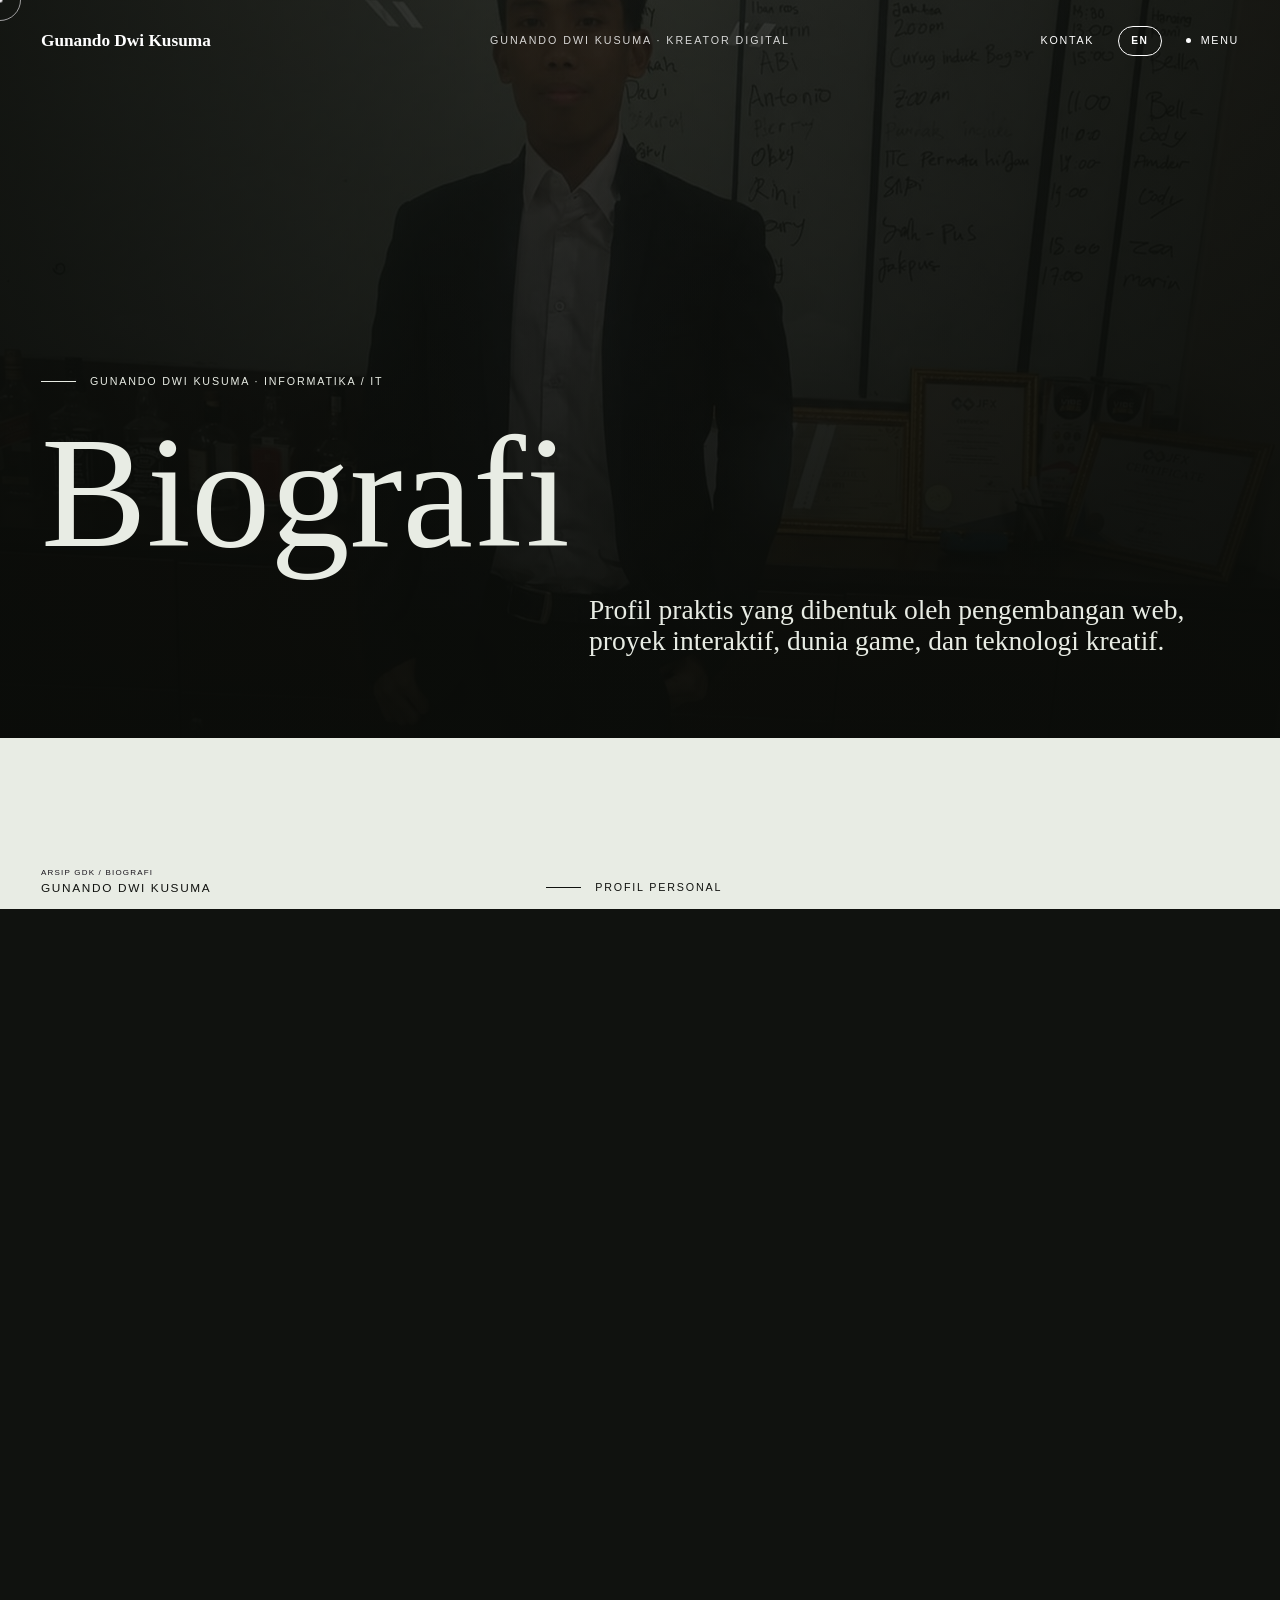
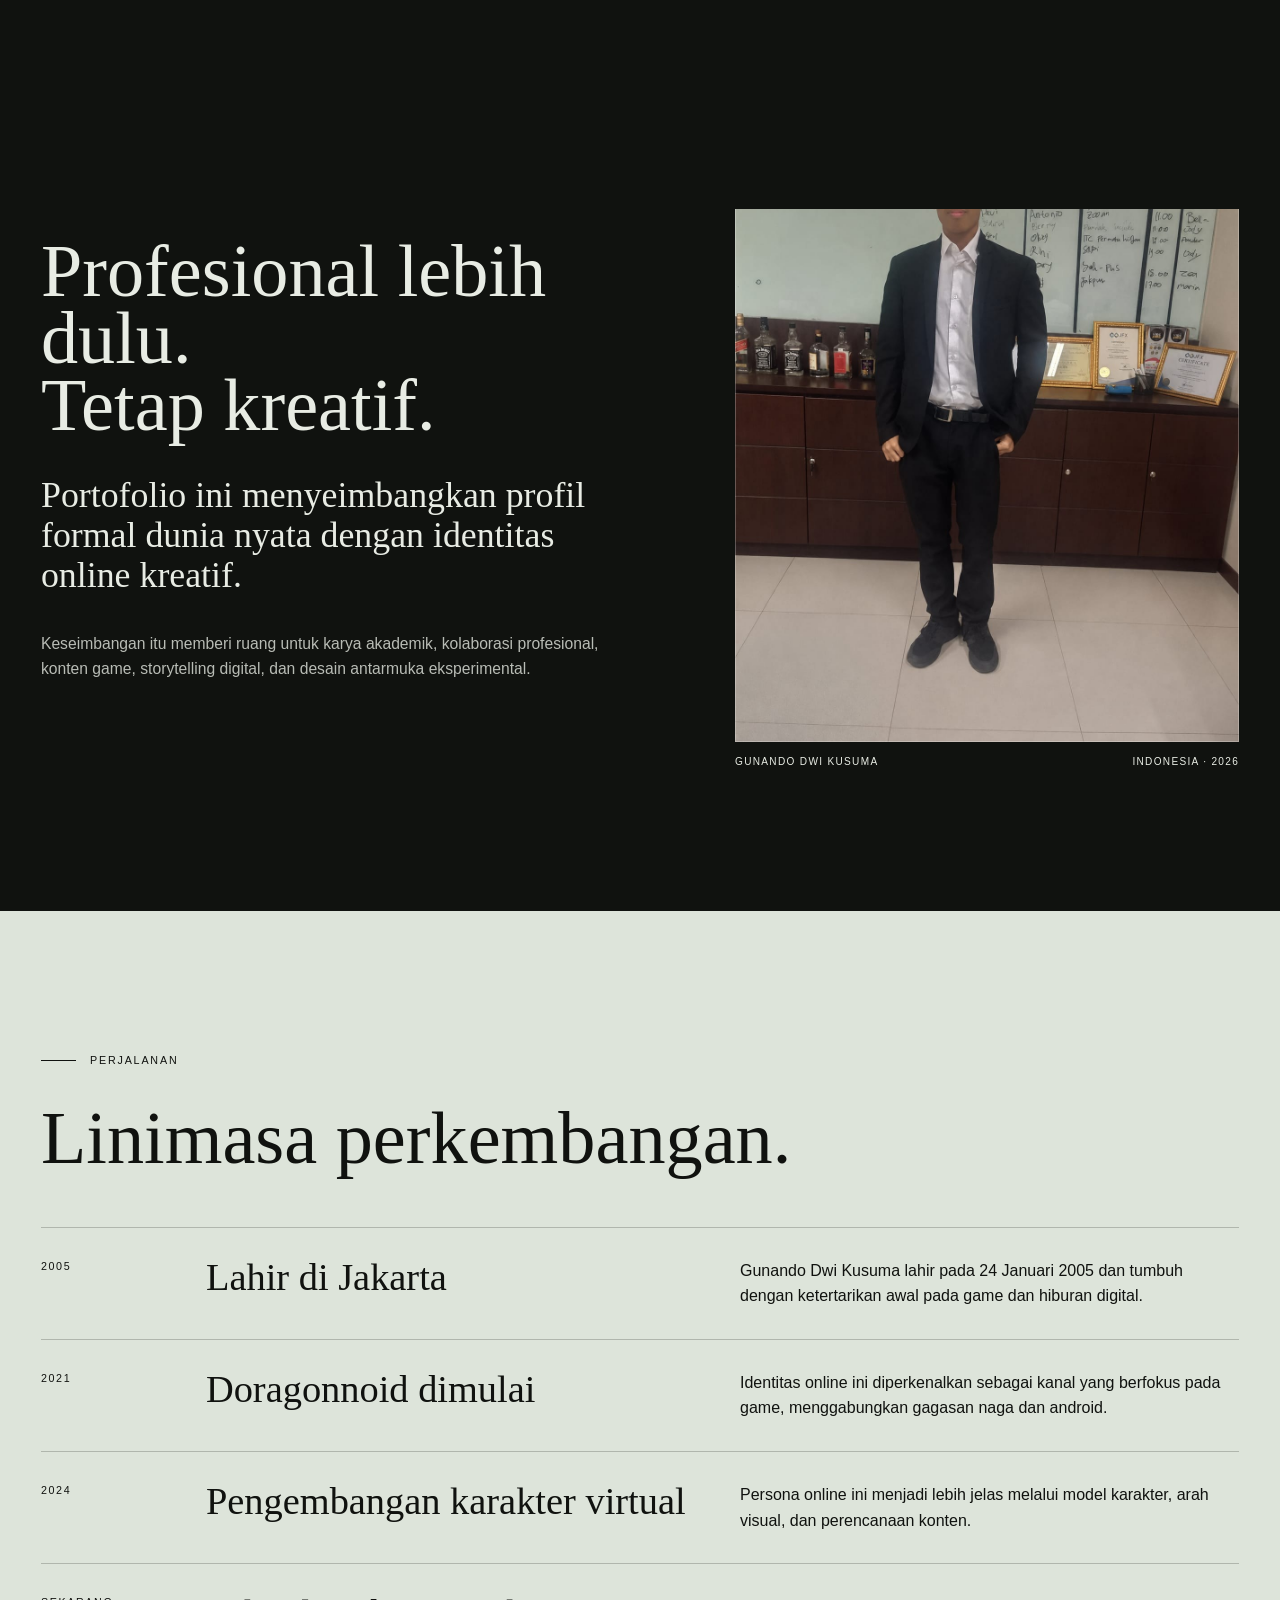
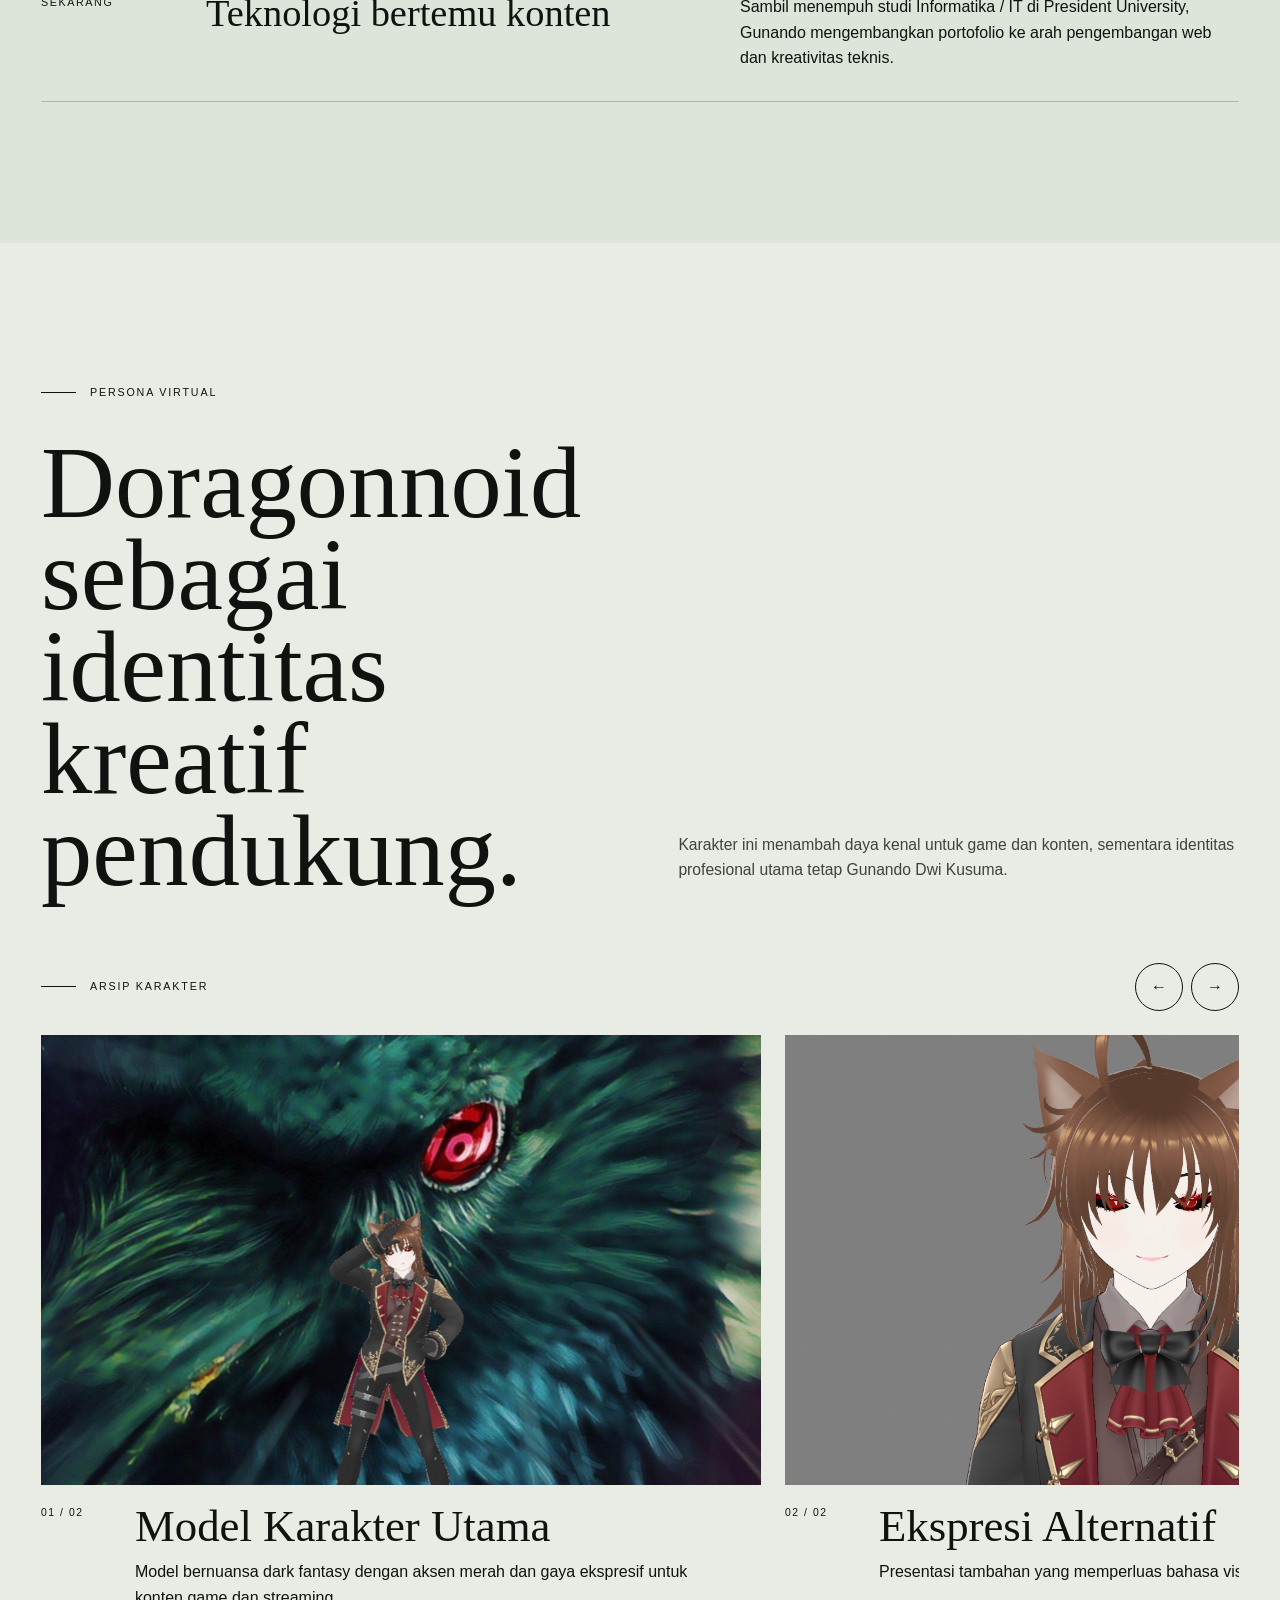
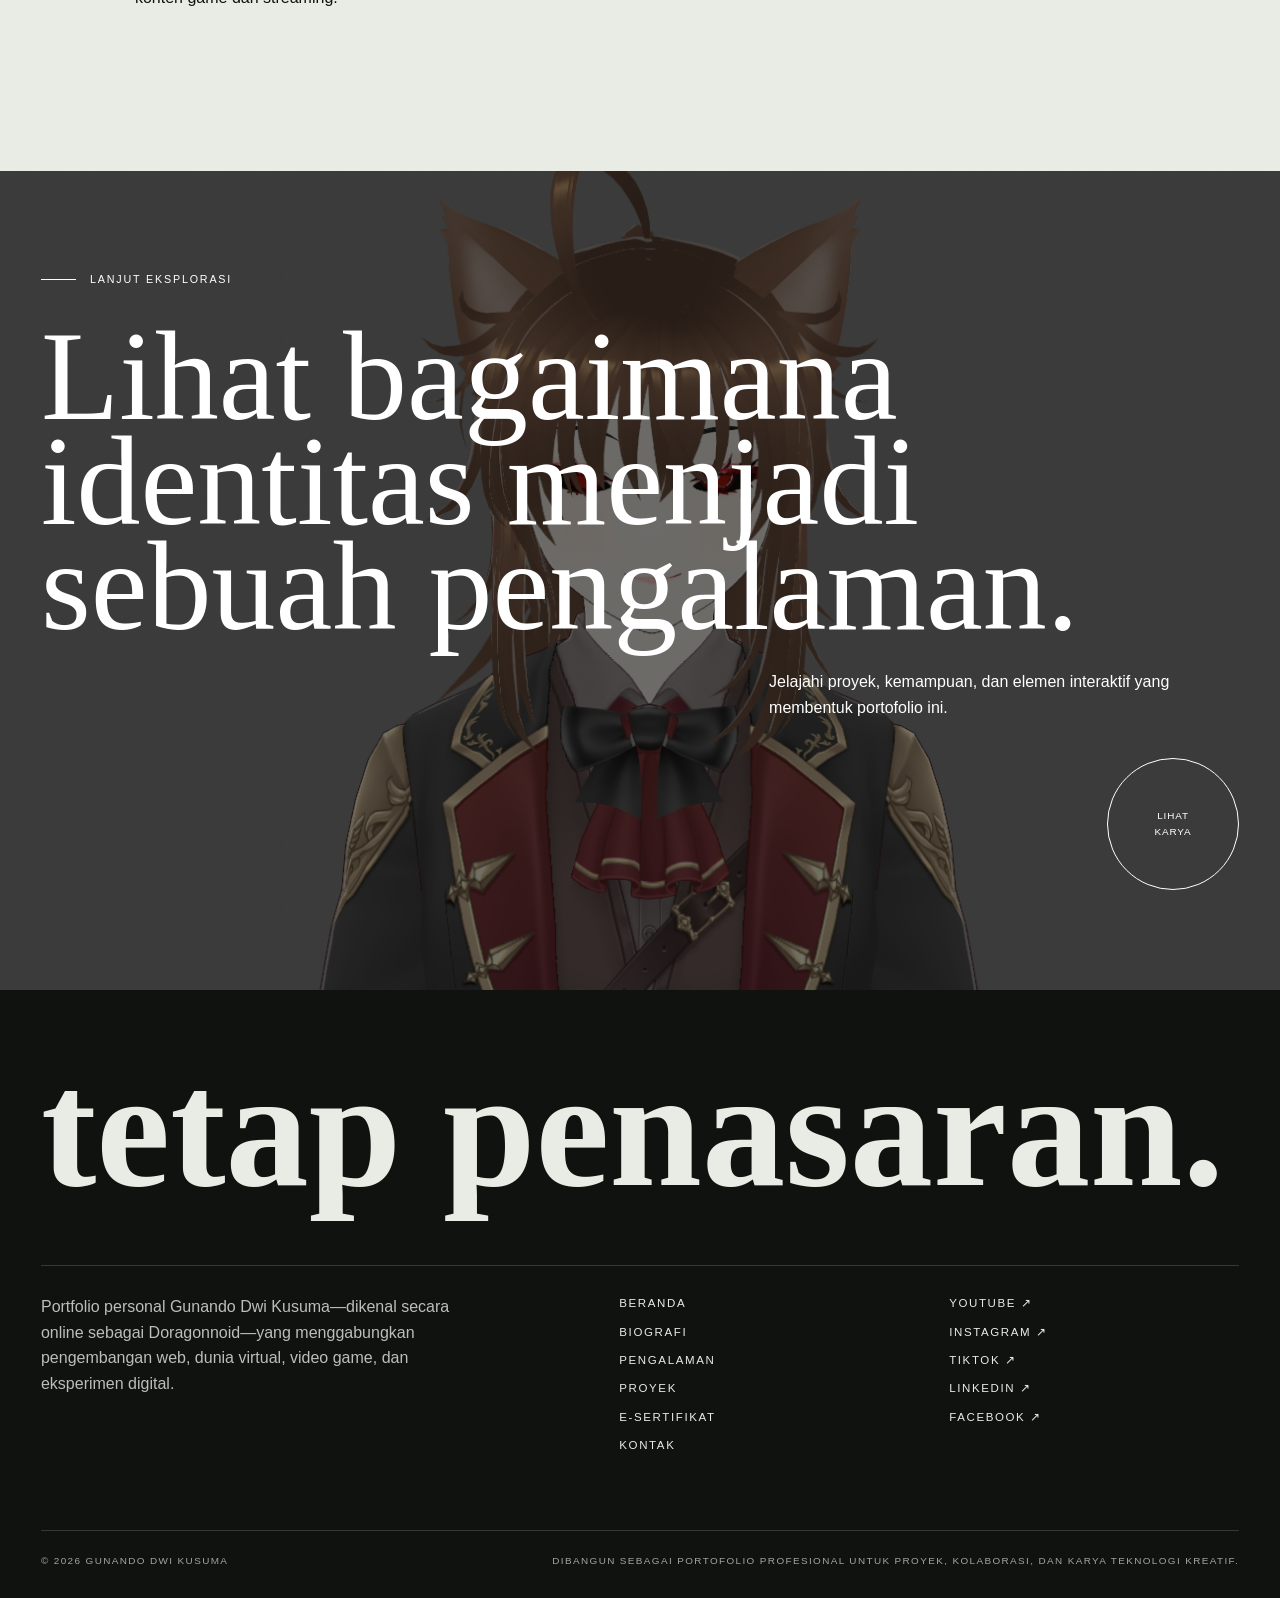
<file: about.html>
<!doctype html>
<html lang="id">
<head>
  <meta charset="utf-8">
  <meta name="viewport" content="width=device-width,initial-scale=1">
  <meta name="description" content="Biography and professional profile of Gunando Dwi Kusuma, known online as Doragonnoid.">
  <meta name="theme-color" content="#10120f">
  <title>Biography — Gunando Dwi Kusuma</title>
  <link rel="icon" href="assets/logo.jpg">
  <link rel="stylesheet" href="styles.css">
  <script src="script.js" defer></script>
<noscript><style>.reveal{opacity:1!important;transform:none!important;filter:none!important}</style></noscript>
</head>
<body>

<a class="skip-link" href="#main">Lewati ke konten utama</a>
<div class="preloader" aria-hidden="true">
  <div class="preloader__inner">
    <div class="preloader__brand">Gunando Dwi Kusuma</div>
    <div class="preloader__row"><div class="preloader__bar"><span></span></div><div class="preloader__count">000%</div></div>
  </div>
</div>
<div class="cursor" aria-hidden="true"></div><div class="cursor-dot" aria-hidden="true"></div>
<div class="scroll-progress" aria-hidden="true"></div>
<header class="site-header">
  <a class="brand" href="index.html" aria-label="Gunando Dwi Kusuma home">Gunando Dwi Kusuma</a>
  <div class="header-center">Gunando Dwi Kusuma · digital creator</div>
  <div class="header-actions">
    <a class="text-button" href="contact.html">contact</a>
    <button class="menu-button" type="button" data-menu-open aria-expanded="false" aria-controls="menuOverlay"><span class="dot"></span>menu</button>
  </div>
</header>
<aside class="menu-overlay" id="menuOverlay" aria-label="Menu utama">
  <div class="menu-overlay__top">
    <a class="brand" href="index.html">Gunando Dwi Kusuma</a>
    <button class="menu-button" type="button" data-menu-close><span class="dot"></span>close</button>
  </div>
  <div class="menu-overlay__grid">
    <nav class="menu-overlay__nav">
      <ul class="menu-list">
        <li><a href="index.html"><span>Home</span><small>01</small></a></li>
        <li><a href="about.html"><span>Biography</span><small>02</small></a></li>
        <li><a href="experiences.html"><span>Experiences</span><small>03</small></a></li>
        <li><a href="projects.html"><span>Projects</span><small>04</small></a></li>
        <li><a href="certificates.html"><span>E-Certificates</span><small>05</small></a></li>
        <li><a href="contact.html"><span>Connect</span><small>06</small></a></li>
      </ul>
      <div class="menu-overlay__meta"><span>Jakarta · Indonesia</span><span>Available for collaboration</span></div>
    </nav>
    <div class="menu-overlay__visual"><img src="assets/profile-wide.jpg" alt="Gunando Dwi Kusuma in formal attire"><p class="menu-quote">A personal digital space where technology, character, and creative storytelling meet.</p></div>
  </div>
</aside>


<main id="main">
  <section class="page-hero about-hero"><div class="page-hero__media"><img src="assets/profile-wide.jpg" alt="Gunando Dwi Kusuma"></div><div class="eyebrow">Gunando Dwi Kusuma · Informatics / IT</div><h1>Biography</h1><p class="page-hero__lead">A practical profile shaped by web development, interactive projects, game worlds, and creative technology.</p></section>

  <section class="section">
    <div class="intro-grid"><div class="intro-note reveal">Gunando Dwi Kusuma<strong>Informatics / IT student, web developer, gamer, and digital creator.</strong></div><div><div class="eyebrow reveal">personal profile</div><h2 class="display display--small reveal">A practical learner with a clear technical direction.</h2><p class="lead reveal reveal-delay-1">Gunando Dwi Kusuma is an Informatics / IT student focused on web interfaces, interactive projects, game environments, VR, IoT, and 3D content.</p><p class="copy reveal reveal-delay-2">Doragonnoid is his online creative identity for gaming and virtual-character content. In this portfolio, the persona supports the professional profile instead of replacing it.</p></div></div>
  </section>

  <section class="section section--ink">
    <div class="media-text"><div><div class="eyebrow reveal">formal profile</div><h2 class="display display--small reveal">Professional first.<br>Creative always.</h2><p class="lead reveal reveal-delay-1">The portfolio balances a formal real-world profile with a creative online identity.</p><p class="copy reveal reveal-delay-2">That balance makes room for academic work, professional collaboration, game content, digital storytelling, and experimental interface design.</p></div><div><div class="media-frame reveal"><img src="assets/profile.jpg" alt="Formal portrait of Gunando Dwi Kusuma"></div><div class="media-caption"><span>Gunando Dwi Kusuma</span><span>Indonesia · 2026</span></div></div></div>
  </section>

  <section class="section section--paper2">
    <div class="eyebrow reveal">journey</div><h2 class="display display--small reveal">A timeline of growth.</h2>
    <div class="timeline">
      <article class="timeline-item reveal"><time>2005</time><h3>Born in Jakarta</h3><p>Gunando Dwi Kusuma was born on 24 January 2005 and grew up with an early interest in games and digital entertainment.</p></article>
      <article class="timeline-item reveal"><time>2021</time><h3>Doragonnoid begins</h3><p>The online identity was introduced as a gaming-focused channel, combining the ideas of a dragon and an android.</p></article>
      <article class="timeline-item reveal"><time>2024</time><h3>Virtual character development</h3><p>The online persona became more defined through character models, visual direction, and content planning.</p></article>
      <article class="timeline-item reveal"><time>Now</time><h3>Technology meets content</h3><p>While studying Informatics / IT at President University, Gunando is expanding the portfolio toward web development and technical creativity.</p></article>
    </div>
  </section>

  <section class="section" id="character">
    <div class="eyebrow reveal">the virtual persona</div><div class="grid-2 align-end"><h2 class="display reveal">Doragonnoid as a supporting creative identity.</h2><p class="copy reveal reveal-delay-1">The character adds recognizability for gaming and content, while the main professional identity remains Gunando Dwi Kusuma.</p></div>
    <div class="slider-shell"><div class="slider-head"><span class="eyebrow" style="margin:0">character archive</span><div class="slider-controls"><button class="slider-button" data-slider-prev="modelSlider" aria-label="Previous slide">←</button><button class="slider-button" data-slider-next="modelSlider" aria-label="Next slide">→</button></div></div><div class="horizontal-slider" id="modelSlider" data-slider>
      <article class="slide-card"><div class="slide-card__image"><img src="assets/model-01.png" alt="Doragonnoid first model"></div><div class="slide-card__body"><span class="slide-card__num">01 / 02</span><div><h3>Main Character Model</h3><p>A dark fantasy-inspired model with red accents and expressive styling for gaming and streaming content.</p></div></div></article>
      <article class="slide-card"><div class="slide-card__image"><img src="assets/model-02.png" alt="Doragonnoid second model"></div><div class="slide-card__body"><span class="slide-card__num">02 / 02</span><div><h3>Alternative Expression</h3><p>An additional presentation that broadens the visual vocabulary of the Doragonnoid identity.</p></div></div></article>
    </div></div>
  </section>

  <section class="cta"><img src="assets/model-02.png" alt="Doragonnoid character"><div class="cta__inner"><div class="eyebrow">continue exploring</div><h2>See how the identity becomes an experience.</h2><p>Discover the projects, capabilities, and interactive elements that shape this portfolio.</p><a class="round-link" href="experiences.html">view<br>work</a></div></section>
</main>


<footer class="site-footer">
  <h2 class="footer-title">stay curious.</h2>
  <div class="footer-grid">
    <p>Portfolio personal Gunando Dwi Kusuma—dikenal secara online sebagai Doragonnoid—yang menggabungkan pengembangan web, dunia virtual, video game, dan eksperimen digital.</p>
    <nav class="footer-nav" aria-label="Footer navigation"><a href="index.html">Home</a><a href="about.html">Biography</a><a href="experiences.html">Experiences</a><a href="projects.html">Projects</a><a href="certificates.html">E-Certificates</a><a href="contact.html">Connect</a></nav>
    <nav class="footer-nav" aria-label="Social links"><a href="https://www.youtube.com/@doragonnoid_gunando_nava" target="_blank" rel="noopener">YouTube ↗</a><a href="https://www.instagram.com/doragonnoid_dwi_nava?igsh=MXVrMmJzcGdueThnNA==" target="_blank" rel="noopener">Instagram ↗</a><a href="https://www.tiktok.com/@doragonnoid_dwi_nava?_r=1&amp;_t=ZS-97iYIrTE72y" target="_blank" rel="noopener">TikTok ↗</a><a href="https://www.linkedin.com/in/gunando-dwi-kusuma-a0ba12266?utm_source=share_via&amp;utm_content=profile&amp;utm_medium=member_android" target="_blank" rel="noopener">LinkedIn ↗</a><a href="https://www.facebook.com/share/18pqBnQvHw/" target="_blank" rel="noopener">Facebook ↗</a></nav>
  </div>
  <div class="footer-bottom"><span>© <span data-year></span> Gunando Dwi Kusuma</span><span>Built as a professional portfolio for projects, collaboration, and creative technology work.</span></div>
</footer>


</body>
</html>
</file>
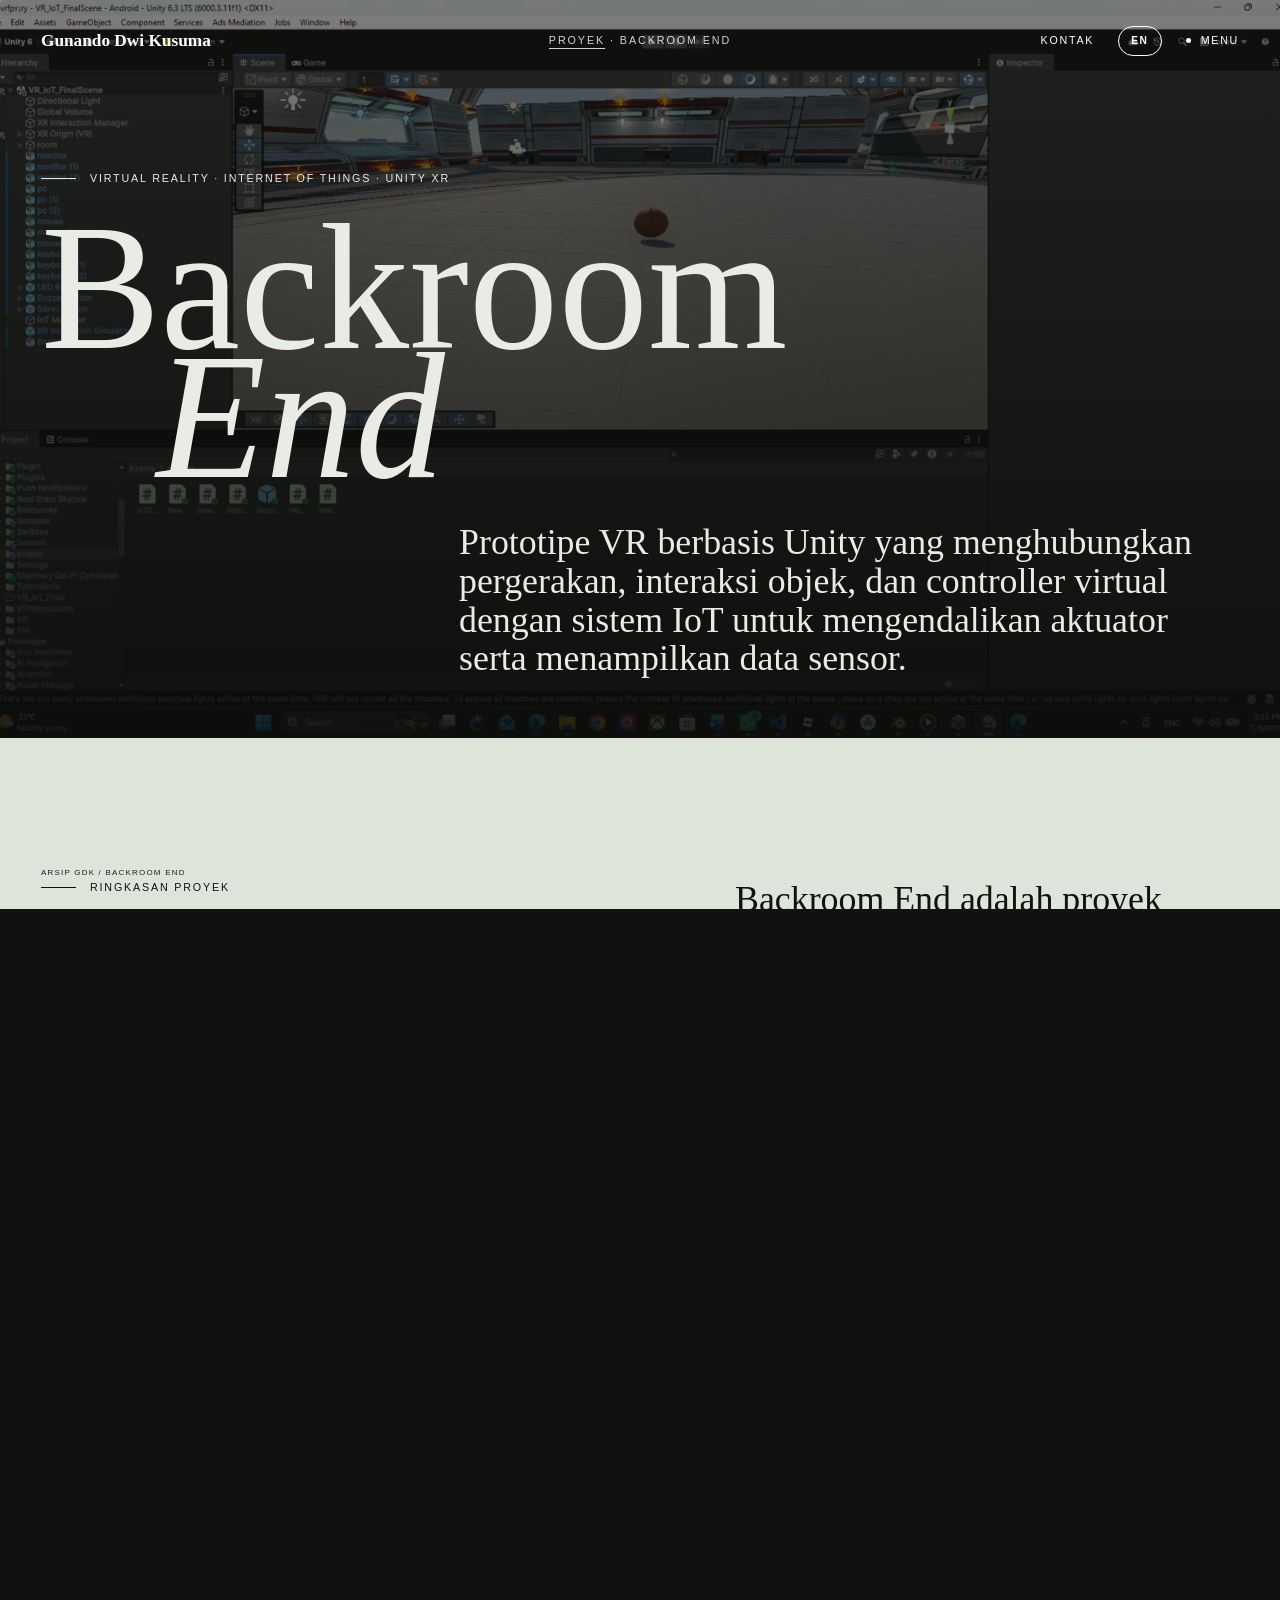
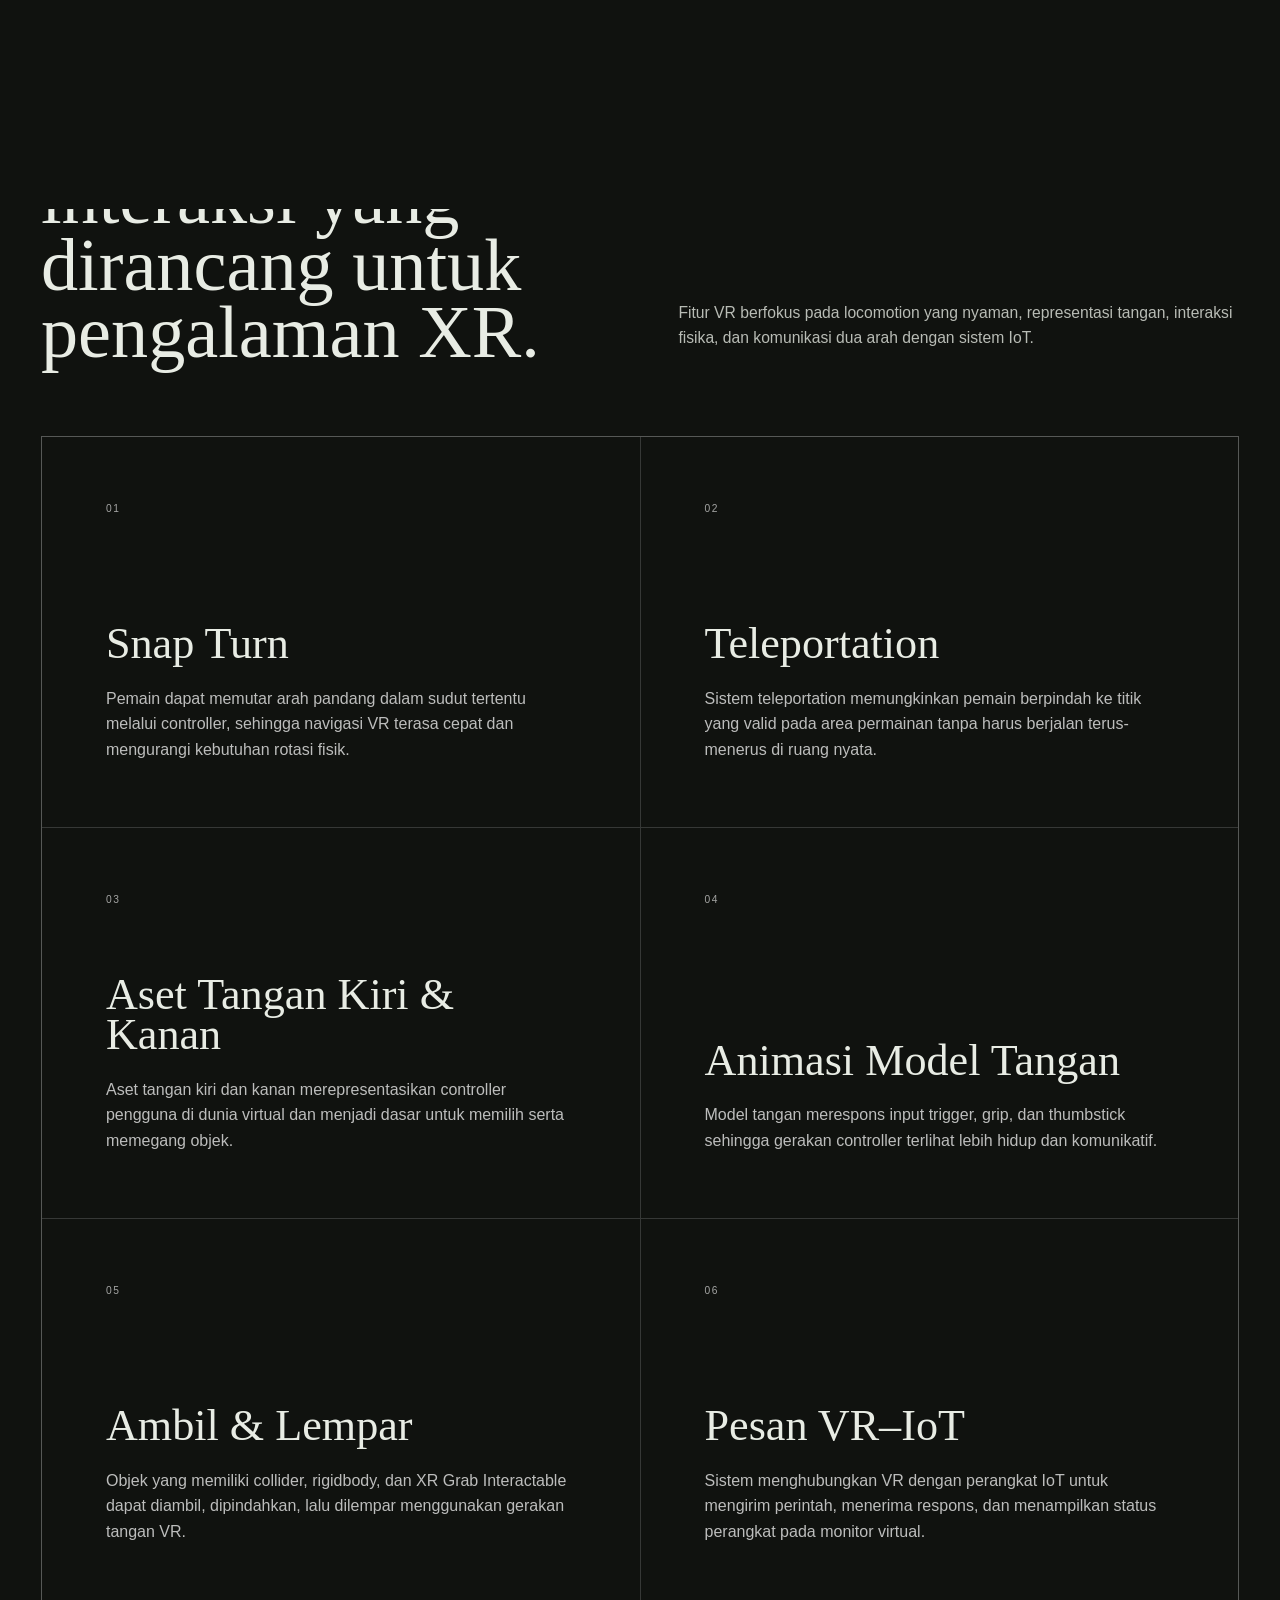
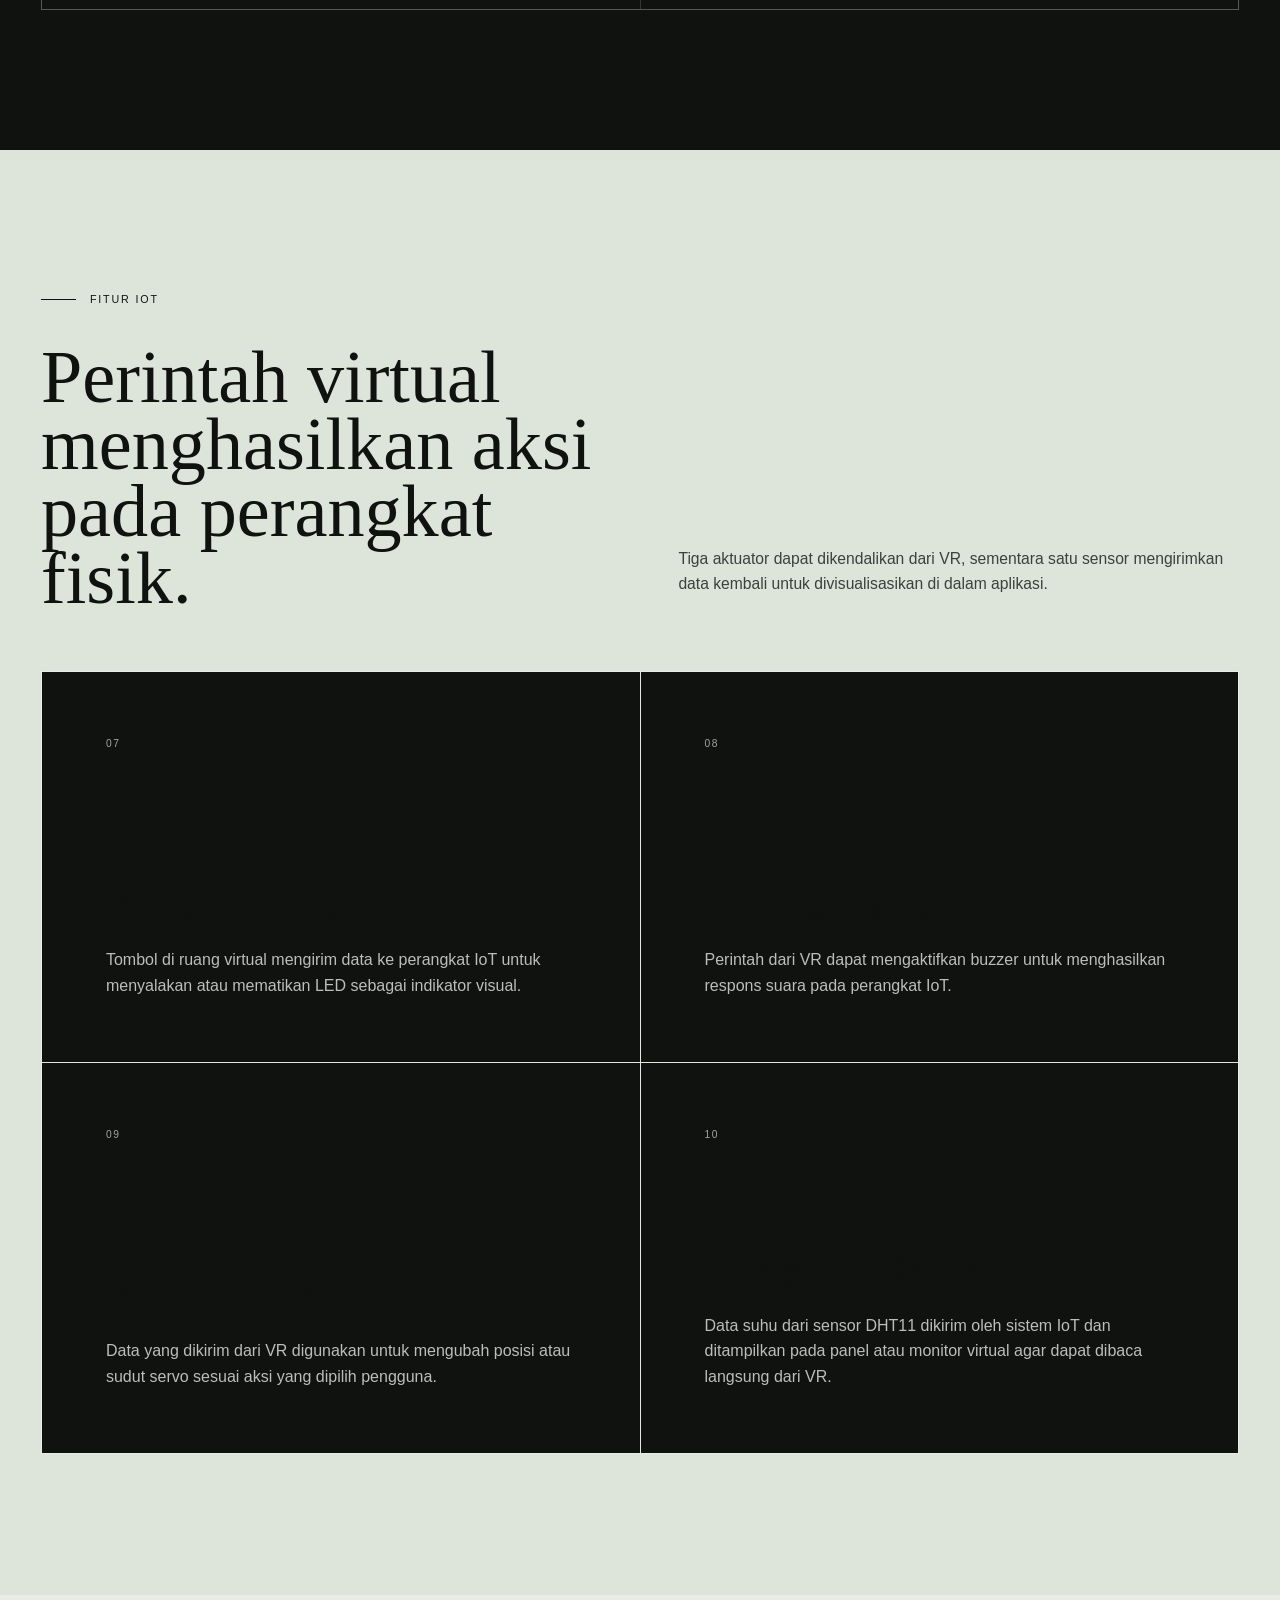
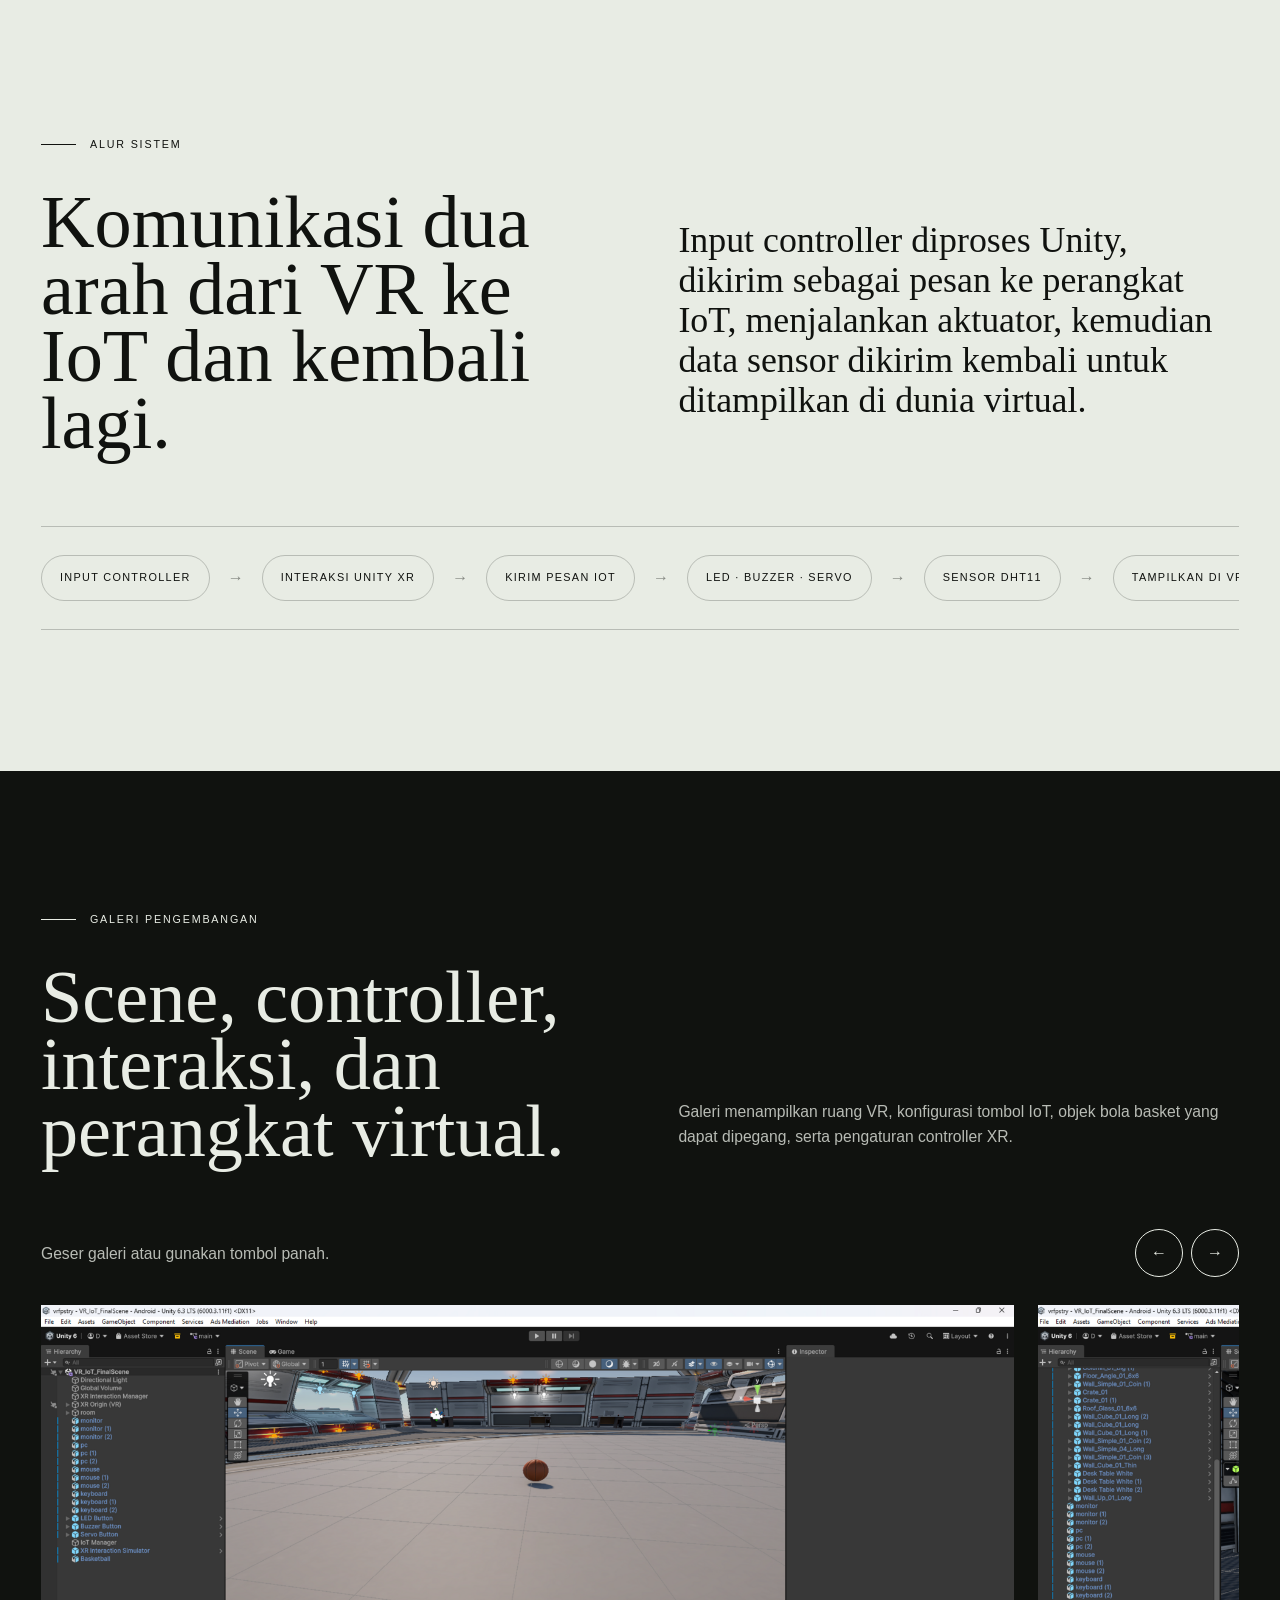
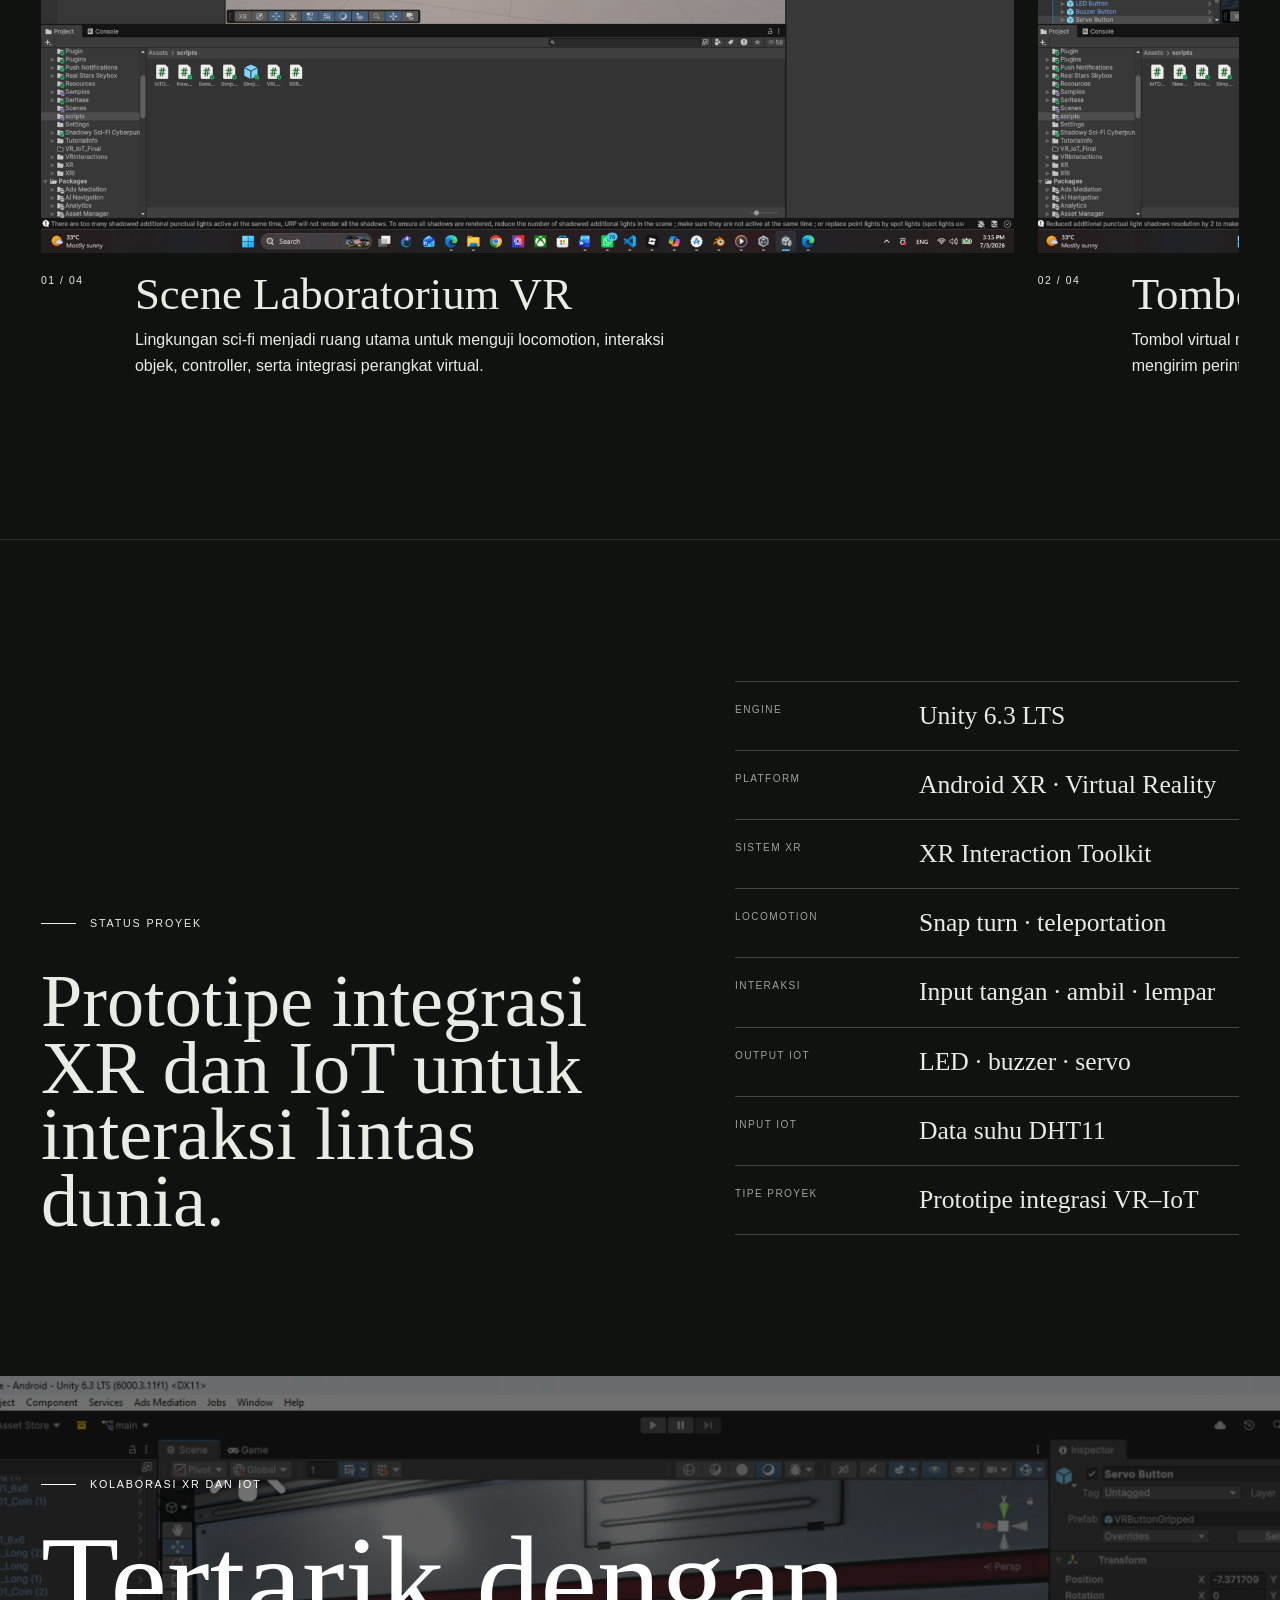
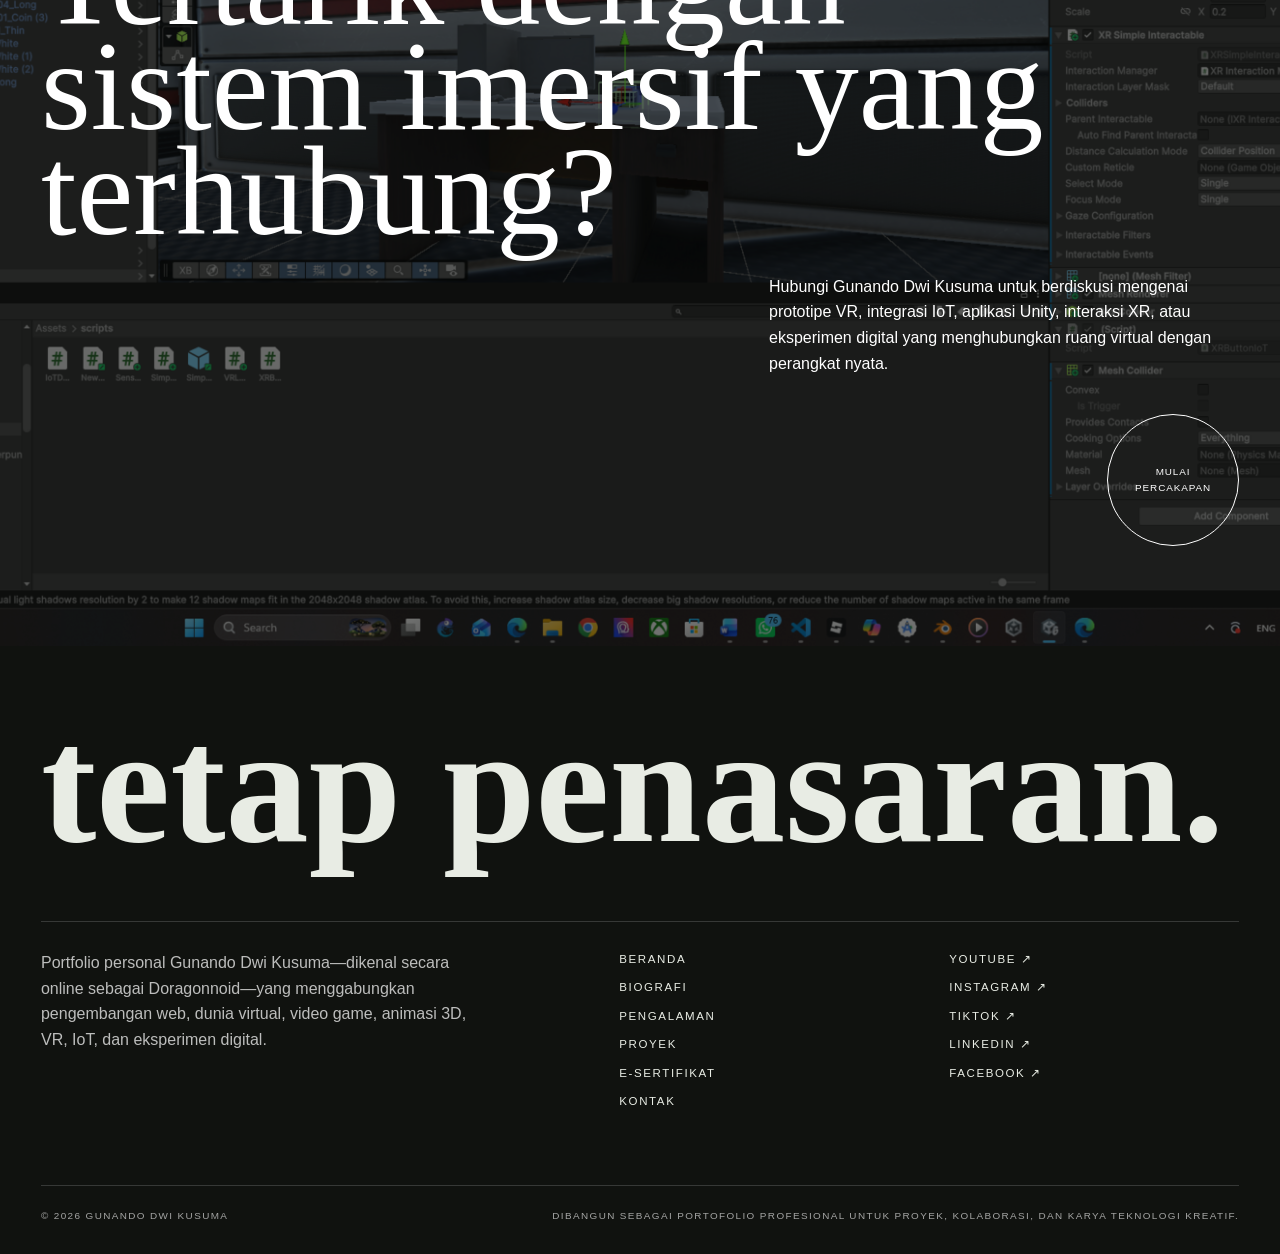
<file: backroom-end.html>
<!doctype html>
<html lang="id">
<head>
  <meta charset="utf-8">
  <meta name="viewport" content="width=device-width,initial-scale=1">
  <meta name="description" content="Backroom End adalah proyek integrasi Virtual Reality dan Internet of Things karya Gunando Dwi Kusuma dengan locomotion VR, interaksi objek, kontrol LED, buzzer, servo, dan tampilan data sensor.">
  <meta name="theme-color" content="#14191d">
  <title>Backroom End — Detail Project</title>
  <link rel="icon" href="assets/logo.jpg">
  <link rel="stylesheet" href="styles.css">
  <script src="script.js" defer></script>
<noscript><style>.reveal{opacity:1!important;transform:none!important;filter:none!important}</style></noscript>
</head>
<body>
<a class="skip-link" href="#main">Lewati ke konten utama</a>
<div class="preloader" aria-hidden="true"><div class="preloader__inner"><div class="preloader__brand">Gunando Dwi Kusuma</div><div class="preloader__row"><div class="preloader__bar"><span></span></div><div class="preloader__count">000%</div></div></div></div>
<div class="cursor" aria-hidden="true"></div><div class="cursor-dot" aria-hidden="true"></div><div class="scroll-progress" aria-hidden="true"></div>
<header class="site-header">
  <a class="brand" href="index.html" aria-label="Gunando Dwi Kusuma home">Gunando Dwi Kusuma</a>
  <div class="header-center"><a href="projects.html" class="header-back-link">projects</a> · backroom end</div>
  <div class="header-actions"><a class="text-button" href="contact.html">contact</a><button class="menu-button" type="button" data-menu-open aria-expanded="false" aria-controls="menuOverlay"><span class="dot"></span>menu</button></div>
</header>
<aside class="menu-overlay" id="menuOverlay" aria-label="Menu utama">
  <div class="menu-overlay__top"><a class="brand" href="index.html">Gunando Dwi Kusuma</a><button class="menu-button" type="button" data-menu-close><span class="dot"></span>close</button></div>
  <div class="menu-overlay__grid">
    <nav class="menu-overlay__nav">
      <ul class="menu-list"><li><a href="index.html"><span>Home</span><small>01</small></a></li><li><a href="about.html"><span>Biography</span><small>02</small></a></li><li><a href="experiences.html"><span>Experiences</span><small>03</small></a></li><li><a href="projects.html" aria-current="page"><span>Projects</span><small>04</small></a></li><li><a href="certificates.html"><span>E-Certificates</span><small>05</small></a></li>
        <li><a href="contact.html"><span>Connect</span><small>06</small></a></li></ul>
      <div class="menu-overlay__meta"><span>Jakarta · Indonesia</span><span>Available for collaboration</span></div>
    </nav>
    <div class="menu-overlay__visual"><img src="assets/backroom-end-controller.png" alt="XR controller dalam proyek Backroom End"><p class="menu-quote">A VR and IoT prototype that connects virtual interaction with real-world actuators and sensor feedback.</p></div>
  </div>
</aside>

<main id="main">
  <section class="page-hero project-page-hero backroom-page-hero">
    <div class="page-hero__media"><img src="assets/backroom-end-overview.png" alt="Scene laboratorium virtual Backroom End pada Unity"></div>
    <div class="eyebrow">virtual reality · internet of things · unity xr</div>
    <h1><span>Backroom</span><em>End</em></h1>
    <p class="page-hero__lead">Prototipe VR berbasis Unity yang menghubungkan pergerakan, interaksi objek, dan controller virtual dengan sistem IoT untuk mengendalikan aktuator serta menampilkan data sensor.</p>
  </section>

  <section class="section section--paper2">
    <div class="project-overview-grid">
      <div><div class="eyebrow reveal">project overview</div><h2 class="display display--small reveal">Menghubungkan ruang virtual dengan perangkat nyata.</h2></div>
      <div class="project-overview-copy reveal reveal-delay-1">
        <p class="lead">Backroom End adalah proyek eksperimental Virtual Reality dan Internet of Things yang dibangun di Unity menggunakan sistem XR.</p>
        <p class="copy">Pemain menjelajahi lingkungan laboratorium futuristik melalui teleportation dan snap turn, menggunakan aset tangan kiri dan kanan, serta berinteraksi dengan objek fisika seperti bola basket. Sistem VR juga dirancang untuk mengirim perintah ke perangkat IoT agar dapat menyalakan LED, buzzer, atau servo. Sebaliknya, data suhu dari sensor DHT11 diterima dan ditampilkan kembali pada monitor di dalam ruang virtual.</p>
        <div class="project-tags" aria-label="Project categories"><span>Unity</span><span>Virtual Reality</span><span>XR Interaction Toolkit</span><span>IoT</span><span>Sensor Data</span><span>Android XR</span></div>
      </div>
    </div>
  </section>

  <section class="section section--ink" id="features">
    <div class="eyebrow reveal">vr features</div>
    <div class="grid-2 align-end"><h2 class="display display--small reveal">Pergerakan dan interaksi yang dirancang untuk pengalaman XR.</h2><p class="copy reveal reveal-delay-1">Fitur VR berfokus pada locomotion yang nyaman, representasi tangan, interaksi fisika, dan komunikasi dua arah dengan sistem IoT.</p></div>
    <div class="game-feature-grid backroom-feature-grid">
      <article class="game-feature reveal"><span>01</span><h3>Snap Turn</h3><p>Pemain dapat memutar arah pandang dalam sudut tertentu melalui controller, sehingga navigasi VR terasa cepat dan mengurangi kebutuhan rotasi fisik.</p></article>
      <article class="game-feature reveal reveal-delay-1"><span>02</span><h3>Teleportation</h3><p>Sistem teleportation memungkinkan pemain berpindah ke titik yang valid pada area permainan tanpa harus berjalan terus-menerus di ruang nyata.</p></article>
      <article class="game-feature reveal"><span>03</span><h3>Left &amp; Right Hand Assets</h3><p>Aset tangan kiri dan kanan merepresentasikan controller pengguna di dunia virtual dan menjadi dasar untuk memilih serta memegang objek.</p></article>
      <article class="game-feature reveal reveal-delay-1"><span>04</span><h3>Hand Model Animation</h3><p>Model tangan merespons input trigger, grip, dan thumbstick sehingga gerakan controller terlihat lebih hidup dan komunikatif.</p></article>
      <article class="game-feature reveal"><span>05</span><h3>Grab &amp; Throw</h3><p>Objek yang memiliki collider, rigidbody, dan XR Grab Interactable dapat diambil, dipindahkan, lalu dilempar menggunakan gerakan tangan VR.</p></article>
      <article class="game-feature reveal reveal-delay-1"><span>06</span><h3>VR–IoT Messaging</h3><p>Sistem menghubungkan VR dengan perangkat IoT untuk mengirim perintah, menerima respons, dan menampilkan status perangkat pada monitor virtual.</p></article>
    </div>
  </section>

  <section class="section section--paper2" id="iot-features">
    <div class="eyebrow reveal">iot features</div>
    <div class="grid-2 align-end"><h2 class="display display--small reveal">Perintah virtual menghasilkan aksi pada perangkat fisik.</h2><p class="copy reveal reveal-delay-1">Tiga aktuator dapat dikendalikan dari VR, sementara satu sensor mengirimkan data kembali untuk divisualisasikan di dalam aplikasi.</p></div>
    <div class="game-feature-grid backroom-feature-grid backroom-iot-grid">
      <article class="game-feature reveal"><span>07</span><h3>LED Control</h3><p>Tombol di ruang virtual mengirim data ke perangkat IoT untuk menyalakan atau mematikan LED sebagai indikator visual.</p></article>
      <article class="game-feature reveal reveal-delay-1"><span>08</span><h3>Buzzer Control</h3><p>Perintah dari VR dapat mengaktifkan buzzer untuk menghasilkan respons suara pada perangkat IoT.</p></article>
      <article class="game-feature reveal"><span>09</span><h3>Servo Control</h3><p>Data yang dikirim dari VR digunakan untuk mengubah posisi atau sudut servo sesuai aksi yang dipilih pengguna.</p></article>
      <article class="game-feature reveal reveal-delay-1"><span>10</span><h3>DHT11 Sensor Display</h3><p>Data suhu dari sensor DHT11 dikirim oleh sistem IoT dan ditampilkan pada panel atau monitor virtual agar dapat dibaca langsung dari VR.</p></article>
    </div>
  </section>

  <section class="section project-flow-section">
    <div class="grid-2 align-end"><div><div class="eyebrow reveal">system workflow</div><h2 class="display display--small reveal">Komunikasi dua arah dari VR ke IoT dan kembali lagi.</h2></div><p class="lead reveal reveal-delay-1">Input controller diproses Unity, dikirim sebagai pesan ke perangkat IoT, menjalankan aktuator, kemudian data sensor dikirim kembali untuk ditampilkan di dunia virtual.</p></div>
    <div class="project-flow reveal" aria-label="Alur sistem VR dan IoT"><span>Controller input</span><b>→</b><span>Unity XR interaction</span><b>→</b><span>Send IoT message</span><b>→</b><span>LED · buzzer · servo</span><b>→</b><span>DHT11 sensor</span><b>→</b><span>Display in VR</span></div>
  </section>

  <section class="section section--ink" id="gallery">
    <div class="eyebrow reveal">development gallery</div>
    <div class="grid-2 align-end"><h2 class="display display--small reveal">Scene, controller, interaksi, dan perangkat virtual.</h2><p class="copy reveal reveal-delay-1">Galeri menampilkan ruang VR, konfigurasi tombol IoT, objek bola basket yang dapat dipegang, serta pengaturan controller XR.</p></div>
    <div class="slider-shell project-gallery">
      <div class="slider-head"><p class="copy">Geser galeri atau gunakan tombol panah.</p><div class="slider-controls"><button class="slider-button" data-slider-prev="backroomGallery" aria-label="Gambar sebelumnya">←</button><button class="slider-button" data-slider-next="backroomGallery" aria-label="Gambar berikutnya">→</button></div></div>
      <div class="horizontal-slider" id="backroomGallery" data-slider>
        <article class="slide-card"><div class="slide-card__image"><img src="assets/backroom-end-overview.png" alt="Overview scene laboratorium VR Backroom End di Unity"></div><div class="slide-card__body"><span class="slide-card__num">01 / 04</span><div><h3>VR Laboratory Scene</h3><p>Lingkungan sci-fi menjadi ruang utama untuk menguji locomotion, interaksi objek, controller, serta integrasi perangkat virtual.</p></div></div></article>
        <article class="slide-card"><div class="slide-card__image"><img src="assets/backroom-end-iot-button.png" alt="Konfigurasi Servo Button dan XR Simple Interactable di Unity"></div><div class="slide-card__body"><span class="slide-card__num">02 / 04</span><div><h3>IoT Control Button</h3><p>Tombol virtual menggunakan XR Simple Interactable dan script khusus untuk mengirim perintah ke LED, buzzer, atau servo.</p></div></div></article>
        <article class="slide-card"><div class="slide-card__image"><img src="assets/backroom-end-basketball.png" alt="Basketball dengan Rigidbody dan XR Grab Interactable"></div><div class="slide-card__body"><span class="slide-card__num">03 / 04</span><div><h3>Grab &amp; Throw Object</h3><p>Bola basket dilengkapi collider, rigidbody, dan XR Grab Interactable sehingga dapat diambil dan dilempar secara natural.</p></div></div></article>
        <article class="slide-card"><div class="slide-card__image"><img src="assets/backroom-end-controller.png" alt="Konfigurasi XR Controller Right dan Controller Animator"></div><div class="slide-card__body"><span class="slide-card__num">04 / 04</span><div><h3>Controller &amp; Hand Input</h3><p>Input thumbstick, trigger, dan grip dihubungkan ke animasi controller serta interaksi tangan kanan dalam pengalaman VR.</p></div></div></article>
      </div>
    </div>
  </section>

  <section class="section section--ink project-status-section backroom-status-section">
    <div class="project-status-grid">
      <div><div class="eyebrow reveal">project status</div><h2 class="display display--small reveal">Prototipe integrasi XR dan IoT untuk interaksi lintas dunia.</h2></div>
      <div class="project-facts reveal reveal-delay-1">
        <div><span>Engine</span><strong>Unity 6.3 LTS</strong></div>
        <div><span>Platform</span><strong>Android XR · Virtual Reality</strong></div>
        <div><span>XR System</span><strong>XR Interaction Toolkit</strong></div>
        <div><span>Locomotion</span><strong>Snap turn · teleportation</strong></div>
        <div><span>Interaction</span><strong>Hand input · grab · throw</strong></div>
        <div><span>IoT Output</span><strong>LED · buzzer · servo</strong></div>
        <div><span>IoT Input</span><strong>DHT11 temperature data</strong></div>
        <div><span>Project Type</span><strong>VR–IoT integration prototype</strong></div>
      </div>
    </div>
  </section>

  <section class="cta project-cta backroom-cta"><img src="assets/backroom-end-iot-button.png" alt="Pengaturan tombol IoT dalam proyek Backroom End"><div class="cta__inner"><div class="eyebrow">xr and iot collaboration</div><h2>Interested in an immersive connected system?</h2><p>Hubungi Gunando Dwi Kusuma untuk berdiskusi mengenai prototipe VR, integrasi IoT, aplikasi Unity, interaksi XR, atau eksperimen digital yang menghubungkan ruang virtual dengan perangkat nyata.</p><a class="round-link" href="contact.html">start a<br>conversation</a></div></section>
</main>


<footer class="site-footer"><h2 class="footer-title">stay curious.</h2><div class="footer-grid"><p>Portfolio personal Gunando Dwi Kusuma—dikenal secara online sebagai Doragonnoid—yang menggabungkan pengembangan web, dunia virtual, video game, animasi 3D, VR, IoT, dan eksperimen digital.</p><nav aria-label="Footer navigation" class="footer-nav"><a href="index.html">Home</a><a href="about.html">Biography</a><a href="experiences.html">Experiences</a><a href="projects.html">Projects</a><a href="certificates.html">E-Certificates</a><a href="contact.html">Connect</a></nav><nav aria-label="Social links" class="footer-nav"><a href="https://www.youtube.com/@doragonnoid_gunando_nava" rel="noopener" target="_blank">YouTube ↗</a><a href="https://www.instagram.com/doragonnoid_dwi_nava?igsh=MXVrMmJzcGdueThnNA==" rel="noopener" target="_blank">Instagram ↗</a><a href="https://www.tiktok.com/@doragonnoid_dwi_nava?_r=1&amp;_t=ZS-97iYIrTE72y" rel="noopener" target="_blank">TikTok ↗</a><a href="https://www.linkedin.com/in/gunando-dwi-kusuma-a0ba12266?utm_source=share_via&amp;utm_content=profile&amp;utm_medium=member_android" rel="noopener" target="_blank">LinkedIn ↗</a><a href="https://www.facebook.com/share/18pqBnQvHw/" rel="noopener" target="_blank">Facebook ↗</a></nav></div><div class="footer-bottom"><span>© <span data-year></span> Gunando Dwi Kusuma</span><span>Built as a professional portfolio for projects, collaboration, and creative technology work.</span></div></footer>


</body>
</html>
</file>
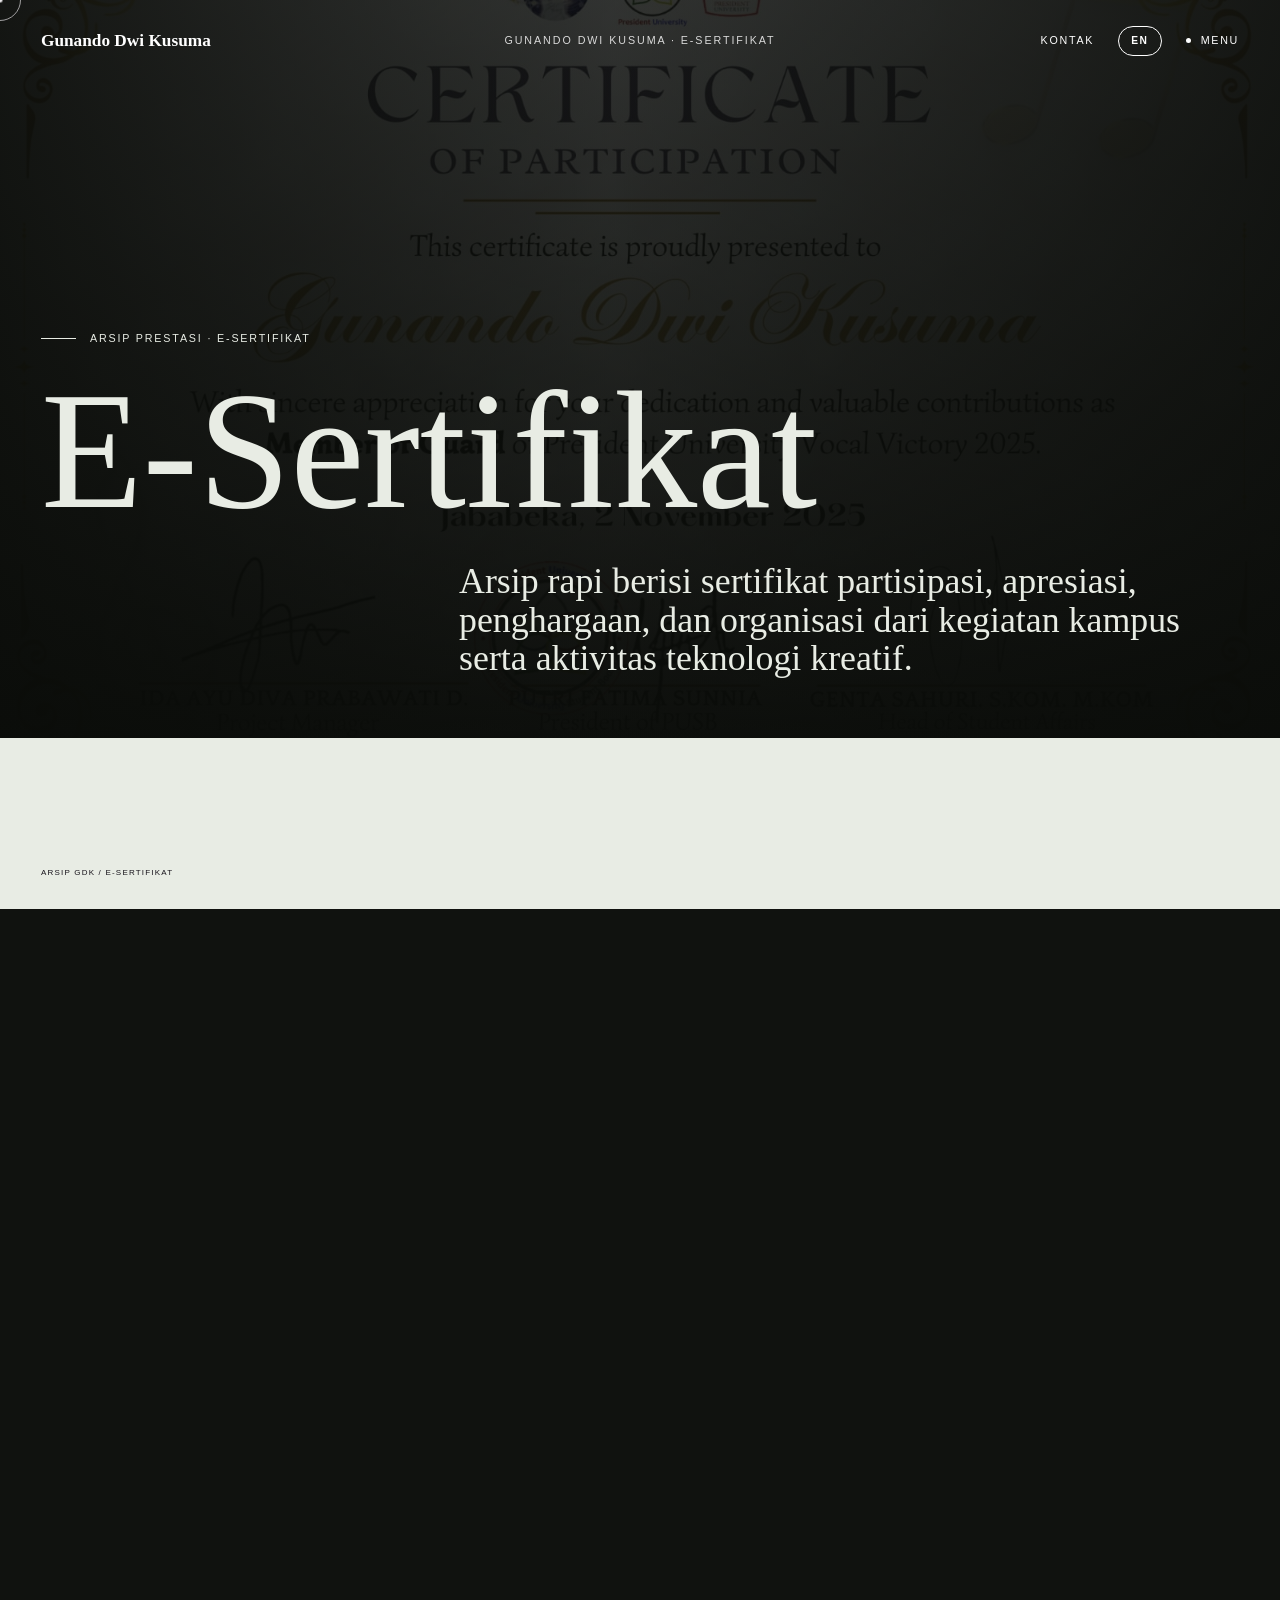
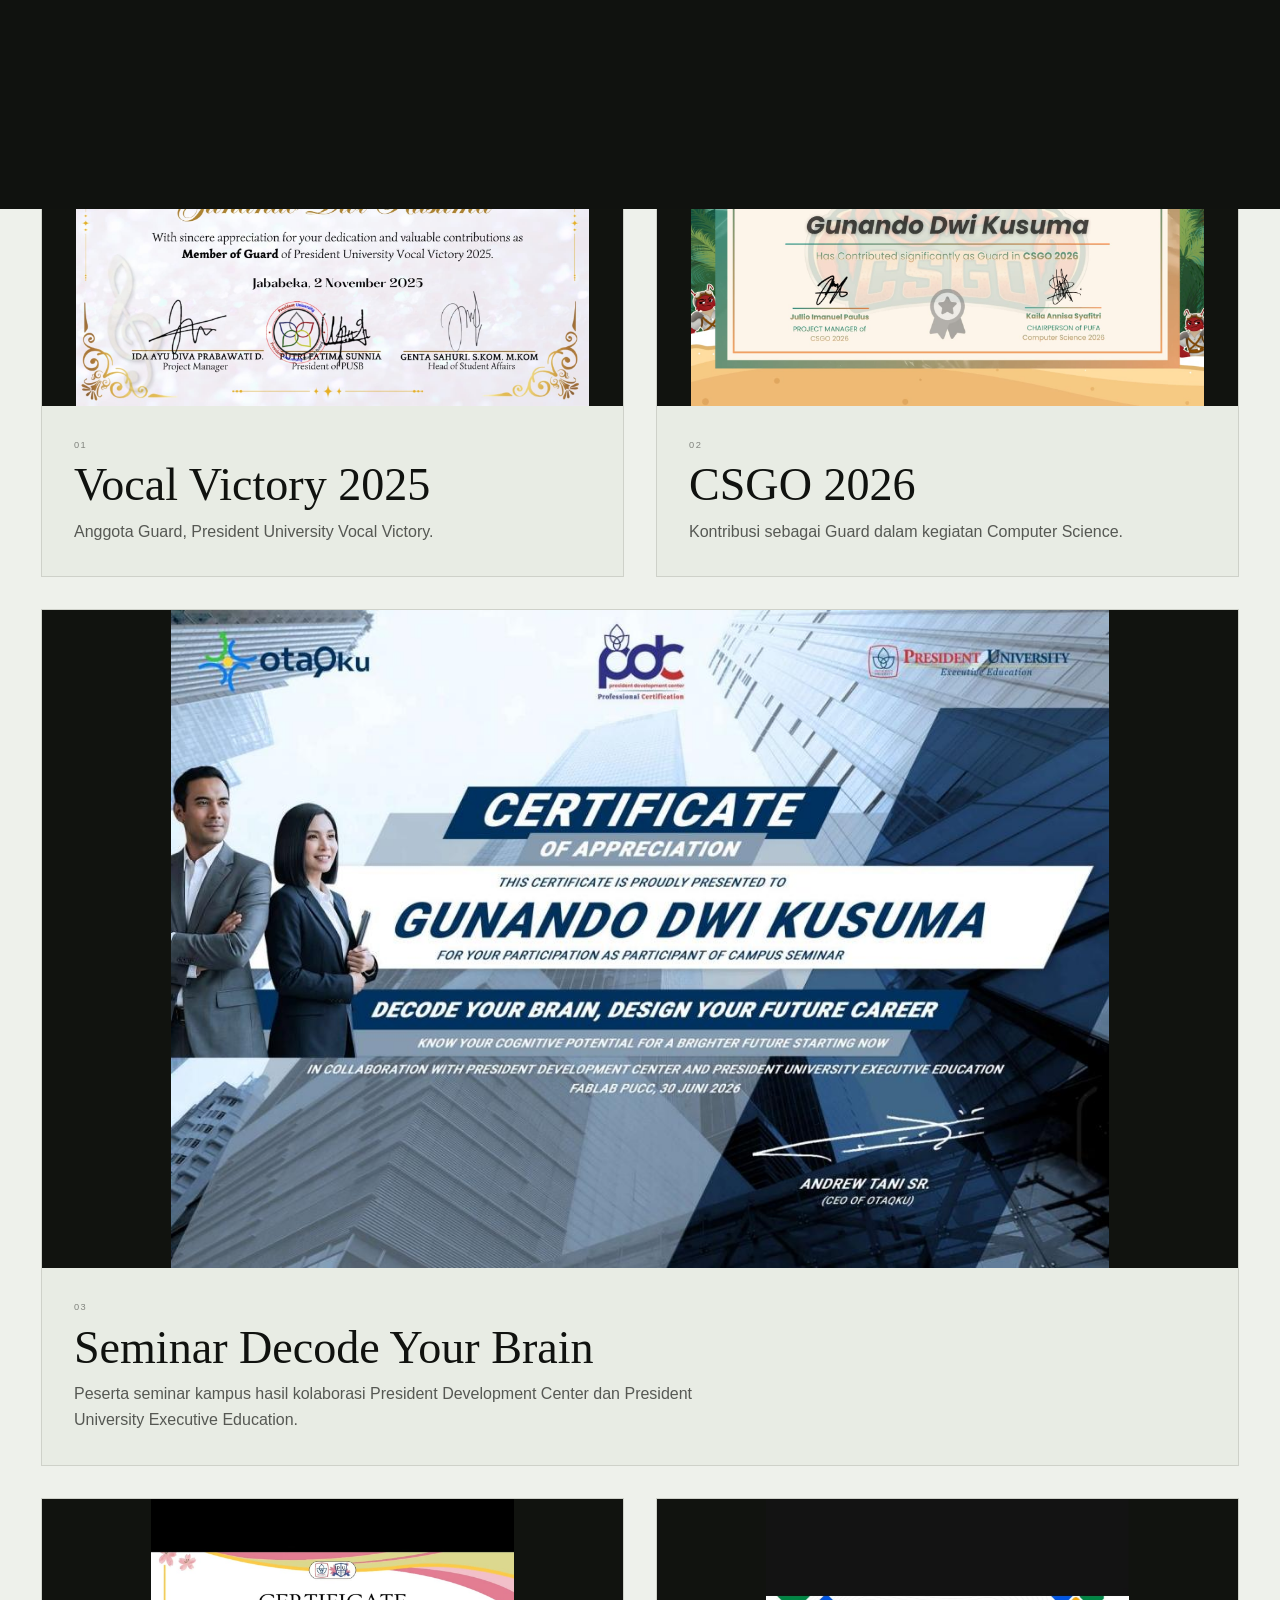
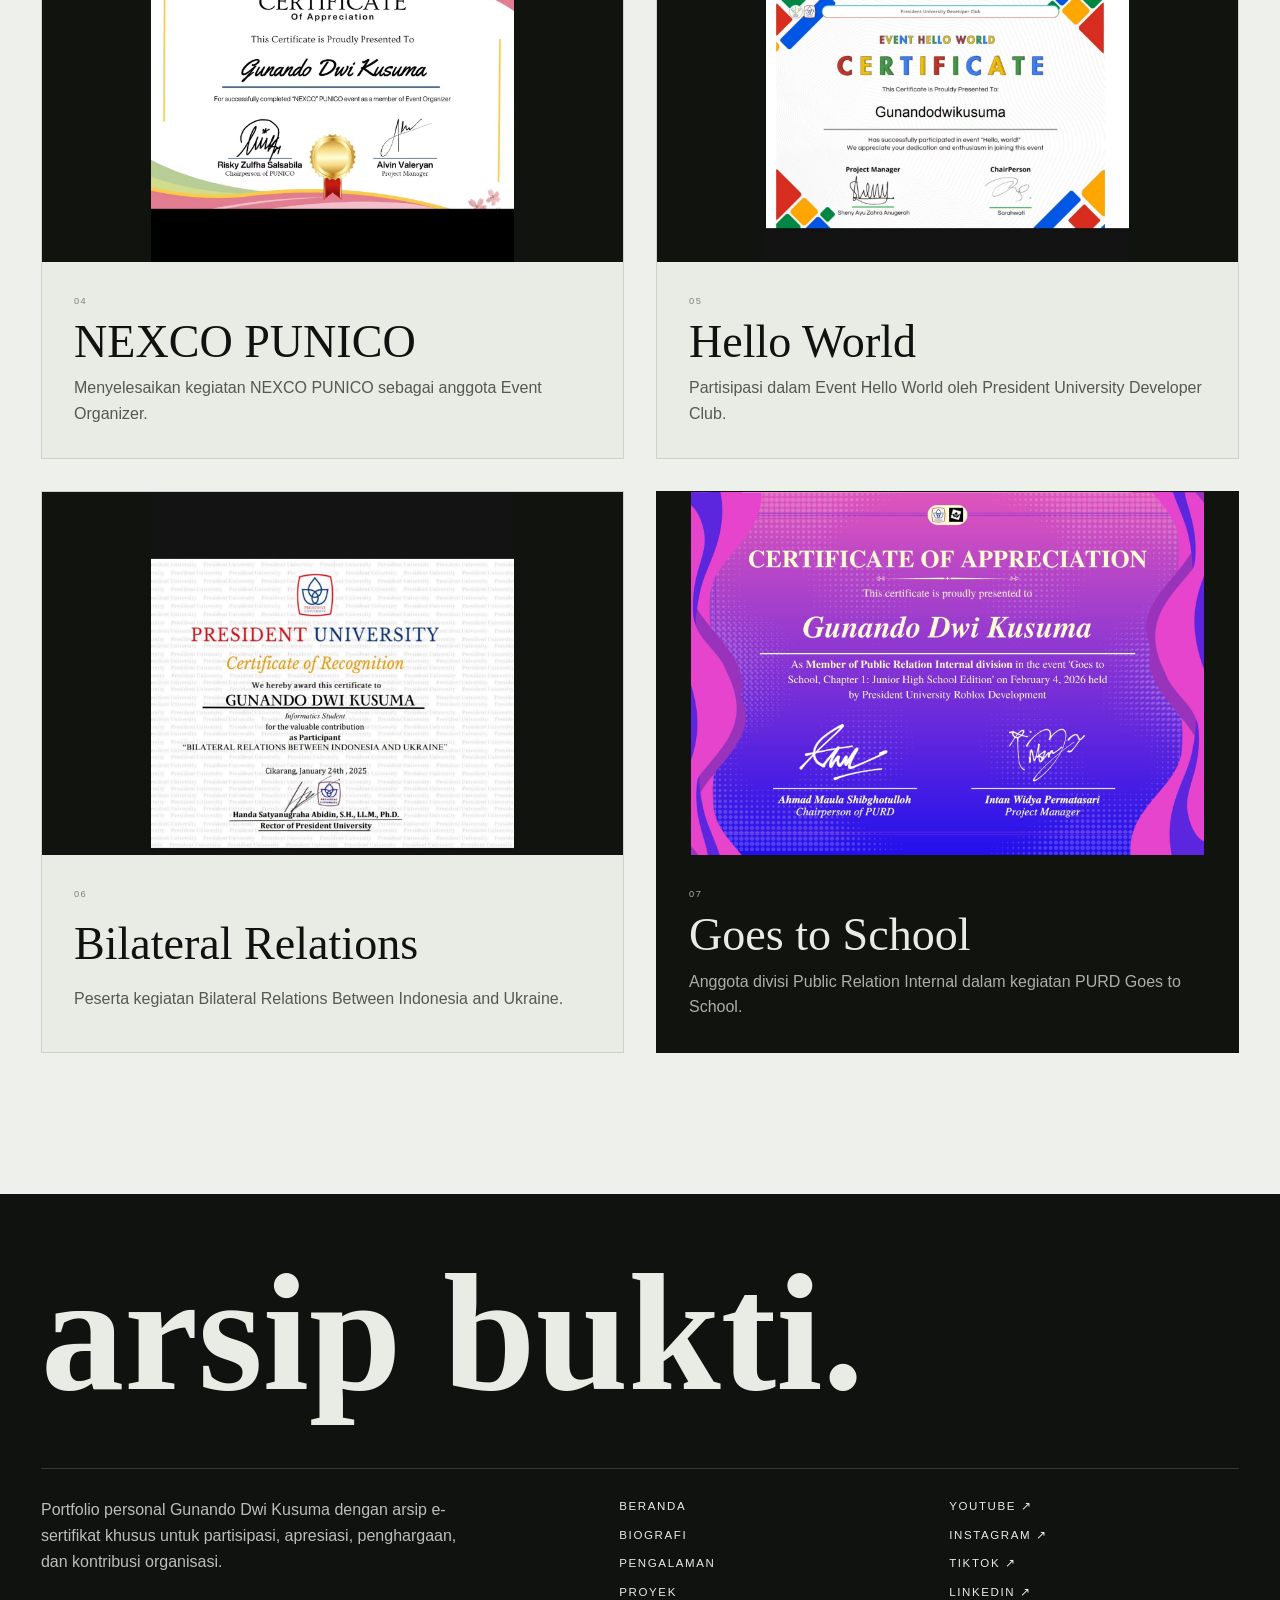
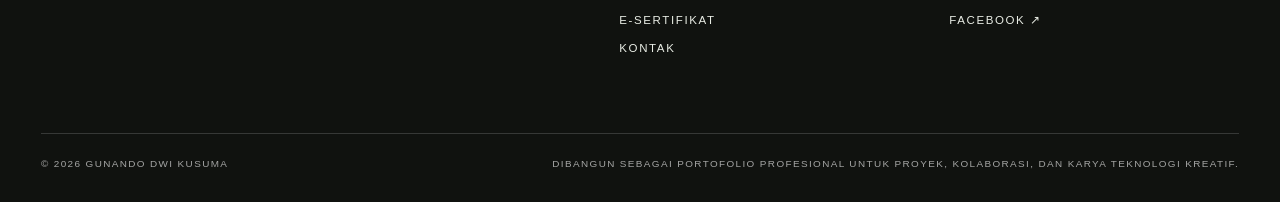
<file: certificates.html>
<!doctype html>
<html lang="id">
<head>
  <meta charset="utf-8">
  <meta name="viewport" content="width=device-width,initial-scale=1">
  <meta name="description" content="E-certificate gallery for Gunando Dwi Kusuma, covering participation, appreciation, recognition, organization, seminar, and creative technology activities.">
  <meta name="theme-color" content="#10120f">
  <title>E-Certificates — Gunando Dwi Kusuma</title>
  <link rel="icon" href="assets/logo.jpg">
  <link rel="stylesheet" href="styles.css">
  <script src="script.js" defer></script>
  <noscript><style>.reveal{opacity:1!important;transform:none!important;filter:none!important}</style></noscript>
</head>
<body>

<a class="skip-link" href="#main">Lewati ke konten utama</a>
<div class="preloader" aria-hidden="true">
  <div class="preloader__inner">
    <div class="preloader__brand">Gunando Dwi Kusuma</div>
    <div class="preloader__row"><div class="preloader__bar"><span></span></div><div class="preloader__count">000%</div></div>
  </div>
</div>
<div class="cursor" aria-hidden="true"></div><div class="cursor-dot" aria-hidden="true"></div>
<div class="scroll-progress" aria-hidden="true"></div>

<header class="site-header">
  <a class="brand" href="index.html" aria-label="Gunando Dwi Kusuma home">Gunando Dwi Kusuma</a>
  <div class="header-center">Gunando Dwi Kusuma · e-certificates</div>
  <div class="header-actions">
    <a class="text-button" href="contact.html">contact</a>
    <button class="menu-button" type="button" data-menu-open aria-expanded="false" aria-controls="menuOverlay"><span class="dot"></span>menu</button>
  </div>
</header>

<aside class="menu-overlay certificate-menu" id="menuOverlay" aria-label="Menu utama">
  <div class="menu-overlay__top">
    <a class="brand" href="index.html">Gunando Dwi Kusuma</a>
    <button class="menu-button" type="button" data-menu-close><span class="dot"></span>close</button>
  </div>
  <div class="menu-overlay__grid">
    <nav class="menu-overlay__nav">
      <ul class="menu-list">
        <li><a href="index.html"><span>Home</span><small>01</small></a></li>
        <li><a href="about.html"><span>Biography</span><small>02</small></a></li>
        <li><a href="experiences.html"><span>Experiences</span><small>03</small></a></li>
        <li><a href="projects.html"><span>Projects</span><small>04</small></a></li>
        <li><a href="certificates.html" aria-current="page"><span>E-Certificates</span><small>05</small></a></li>
        <li><a href="contact.html"><span>Connect</span><small>06</small></a></li>
      </ul>
      <div class="menu-overlay__meta"><span>Portfolio proof · achievement archive</span><span>Available for collaboration</span></div>
    </nav>
    <div class="menu-overlay__visual"><img src="assets/certificate-vocal-victory-2025.jpeg" alt="E-certificate preview"><p class="menu-quote">A curated archive of certificates, participation records, and contribution proof.</p></div>
  </div>
</aside>

<main id="main">
  <section class="page-hero certificate-hero">
    <div class="page-hero__media"><img src="assets/certificate-vocal-victory-2025.jpeg" alt="Certificate preview for Gunando Dwi Kusuma"></div>
    <div class="eyebrow">Achievement Archive · E-Certificates</div>
    <h1>E-Certificates</h1>
    <p class="page-hero__lead">A clean archive of participation, appreciation, recognition, and organization certificates collected across university events and creative technology activities.</p>
  </section>

  <section class="section certificate-intro">
    <div class="grid-2 align-end">
      <div>
        <div class="eyebrow reveal">certificate collection</div>
        <h2 class="display display--small reveal">Proof of participation and contribution.</h2>
      </div>
      <p class="lead reveal reveal-delay-1">Each certificate is presented as a clear visual record. Open any item to inspect the full-size image.</p>
    </div>
    <div class="certificate-stats">
      <div class="reveal"><strong>07</strong><span>Total certificates</span></div>
      <div class="reveal reveal-delay-1"><strong>2025-2026</strong><span>Activity period</span></div>
      <div class="reveal reveal-delay-2"><strong>PU / PUDC</strong><span>Campus ecosystem</span></div>
    </div>
  </section>

  <section class="section certificate-section">
    <div class="certificate-grid">
      <article class="certificate-card reveal">
        <a href="assets/certificate-vocal-victory-2025.jpeg" target="_blank" rel="noopener">
          <img src="assets/certificate-vocal-victory-2025.jpeg" alt="Certificate of participation Vocal Victory 2025">
          <div><span>01</span><h3>Vocal Victory 2025</h3><p>Member of Guard, President University Vocal Victory.</p></div>
        </a>
      </article>
      <article class="certificate-card reveal reveal-delay-1">
        <a href="assets/certificate-csgo-2026.jpeg" target="_blank" rel="noopener">
          <img src="assets/certificate-csgo-2026.jpeg" alt="Certificate of appreciation CSGO 2026">
          <div><span>02</span><h3>CSGO 2026</h3><p>Guard contribution in Computer Science gathering activity.</p></div>
        </a>
      </article>
      <article class="certificate-card certificate-card--wide reveal">
        <a href="assets/certificate-campus-seminar-career-2026.jpeg" target="_blank" rel="noopener">
          <img src="assets/certificate-campus-seminar-career-2026.jpeg" alt="Certificate of appreciation Decode Your Brain seminar">
          <div><span>03</span><h3>Decode Your Brain Seminar</h3><p>Participant of campus seminar in collaboration with President Development Center and President University Executive Education.</p></div>
        </a>
      </article>
      <article class="certificate-card reveal">
        <a href="assets/certificate-nexco-punico.jpeg" target="_blank" rel="noopener">
          <img src="assets/certificate-nexco-punico.jpeg" alt="Certificate of appreciation NEXCO PUNICO">
          <div><span>04</span><h3>NEXCO PUNICO</h3><p>Completed NEXCO PUNICO event as member of Event Organizer.</p></div>
        </a>
      </article>
      <article class="certificate-card reveal reveal-delay-1">
        <a href="assets/certificate-hello-world-pudc.jpeg" target="_blank" rel="noopener">
          <img src="assets/certificate-hello-world-pudc.jpeg" alt="Certificate Event Hello World PUDC">
          <div><span>05</span><h3>Hello World</h3><p>Participation in Event Hello World by President University Developer Club.</p></div>
        </a>
      </article>
      <article class="certificate-card reveal">
        <a href="assets/certificate-bilateral-relations-2025.jpeg" target="_blank" rel="noopener">
          <img src="assets/certificate-bilateral-relations-2025.jpeg" alt="President University certificate of recognition">
          <div><span>06</span><h3>Bilateral Relations</h3><p>Participant in Bilateral Relations Between Indonesia and Ukraine.</p></div>
        </a>
      </article>
      <article class="certificate-card certificate-card--accent reveal reveal-delay-1">
        <a href="assets/certificate-goes-to-school-2026.jpeg" target="_blank" rel="noopener">
          <img src="assets/certificate-goes-to-school-2026.jpeg" alt="Certificate of appreciation Goes to School">
          <div><span>07</span><h3>Goes to School</h3><p>Public Relation Internal division member in PURD Goes to School activity.</p></div>
        </a>
      </article>
    </div>
  </section>
</main>

<footer class="site-footer">
  <h2 class="footer-title">proof archive.</h2>
  <div class="footer-grid">
    <p>Portfolio personal Gunando Dwi Kusuma with a dedicated e-certificate archive for participation, appreciation, recognition, and organizational contribution.</p>
    <nav class="footer-nav" aria-label="Footer navigation"><a href="index.html">Home</a><a href="about.html">Biography</a><a href="experiences.html">Experiences</a><a href="projects.html">Projects</a><a href="certificates.html">E-Certificates</a><a href="contact.html">Connect</a></nav>
    <nav class="footer-nav" aria-label="Social links"><a href="https://www.youtube.com/@doragonnoid_gunando_nava" target="_blank" rel="noopener">YouTube ↗</a><a href="https://www.instagram.com/doragonnoid_dwi_nava?igsh=MXVrMmJzcGdueThnNA==" target="_blank" rel="noopener">Instagram ↗</a><a href="https://www.tiktok.com/@doragonnoid_dwi_nava?_r=1&amp;_t=ZS-97iYIrTE72y" target="_blank" rel="noopener">TikTok ↗</a><a href="https://www.linkedin.com/in/gunando-dwi-kusuma-a0ba12266?utm_source=share_via&amp;utm_content=profile&amp;utm_medium=member_android" target="_blank" rel="noopener">LinkedIn ↗</a><a href="https://www.facebook.com/share/18pqBnQvHw/" target="_blank" rel="noopener">Facebook ↗</a></nav>
  </div>
  <div class="footer-bottom"><span>© <span data-year></span> Gunando Dwi Kusuma</span><span>Built as a professional portfolio for projects, collaboration, and creative technology work.</span></div>
</footer>

</body>
</html>
</file>
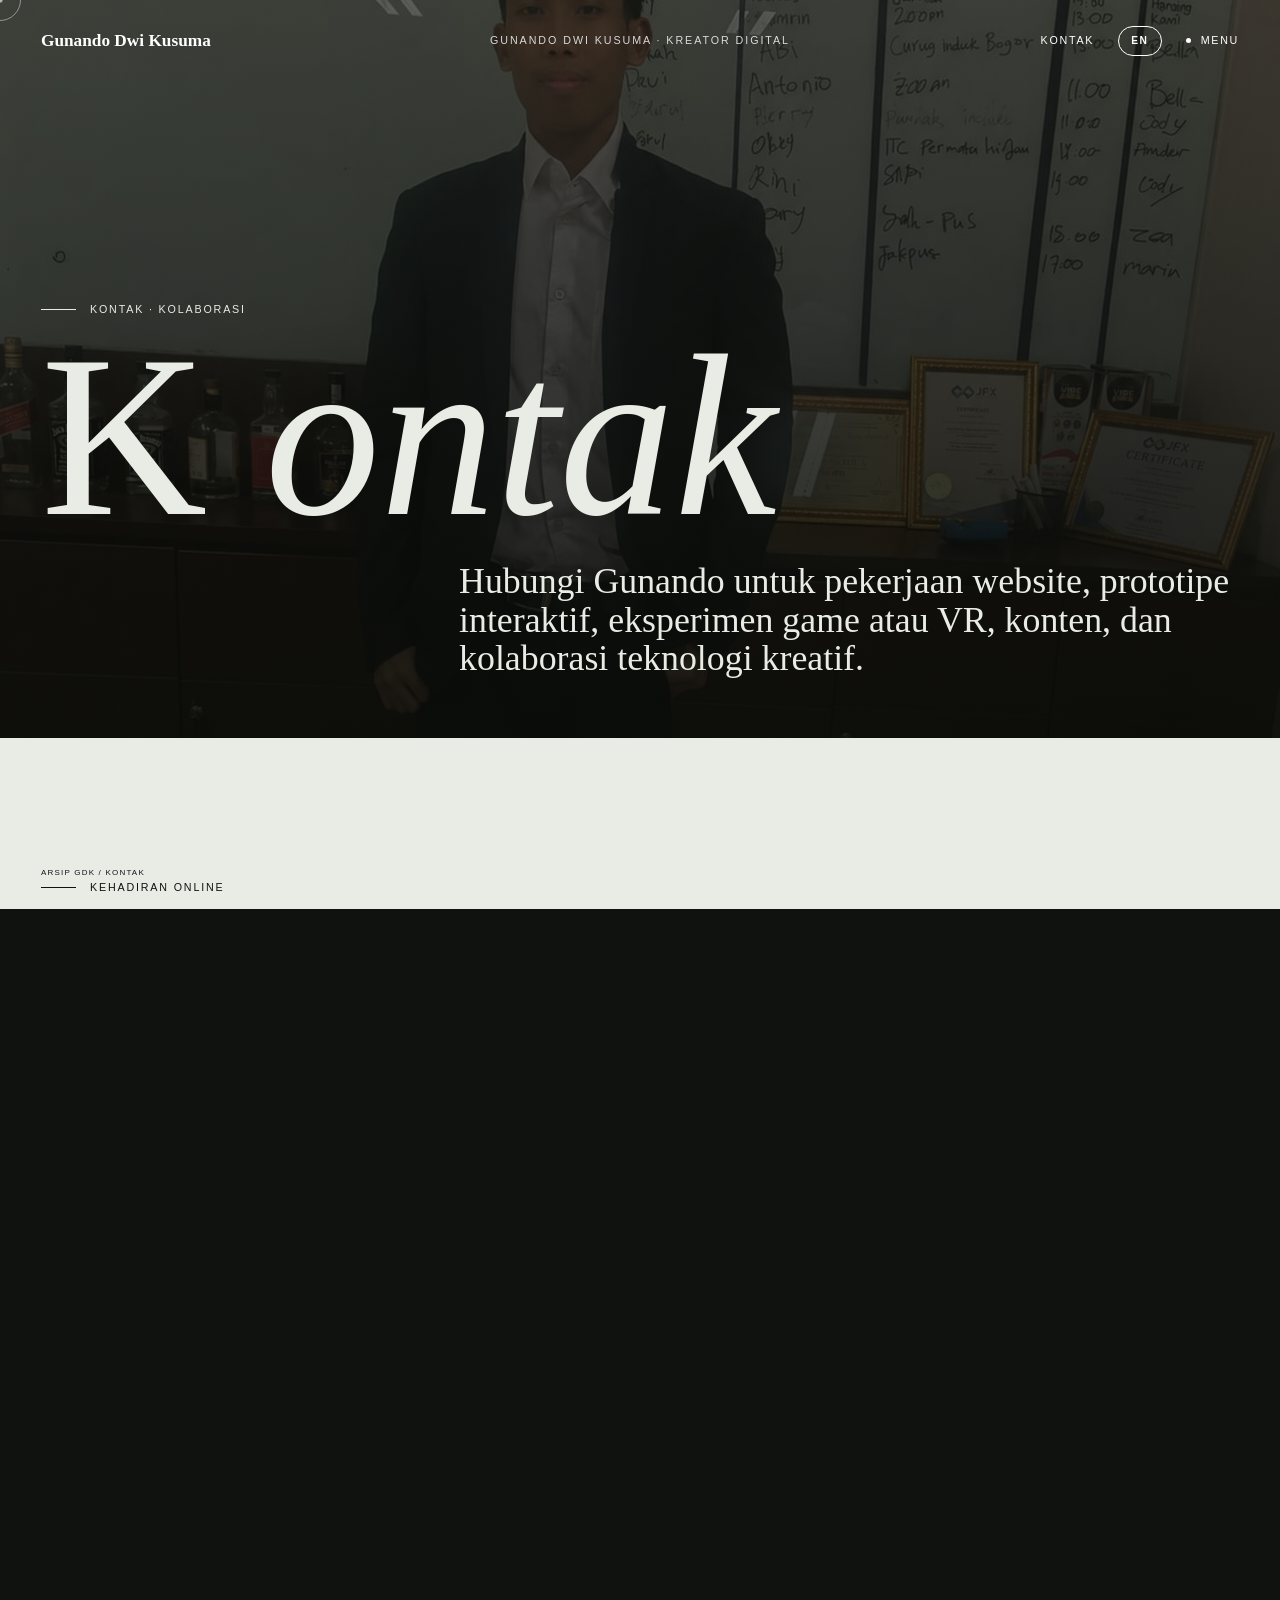
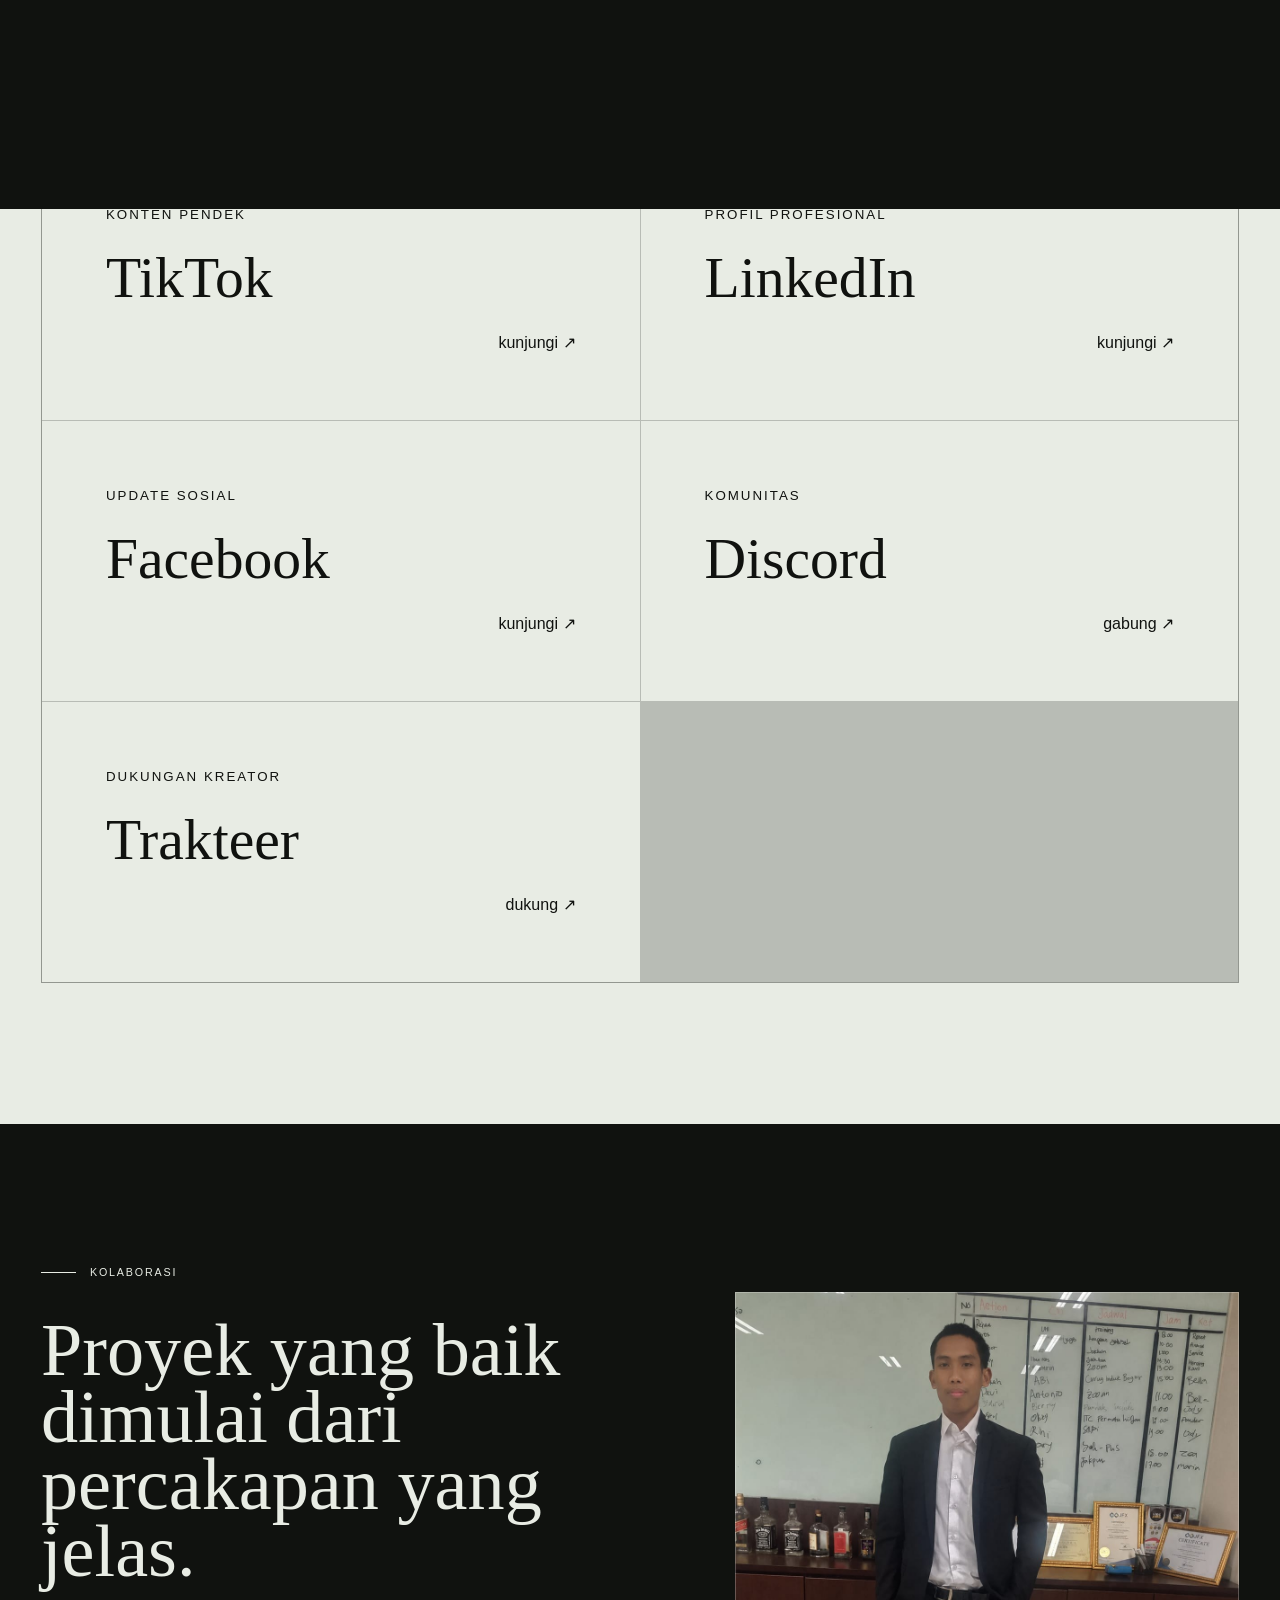
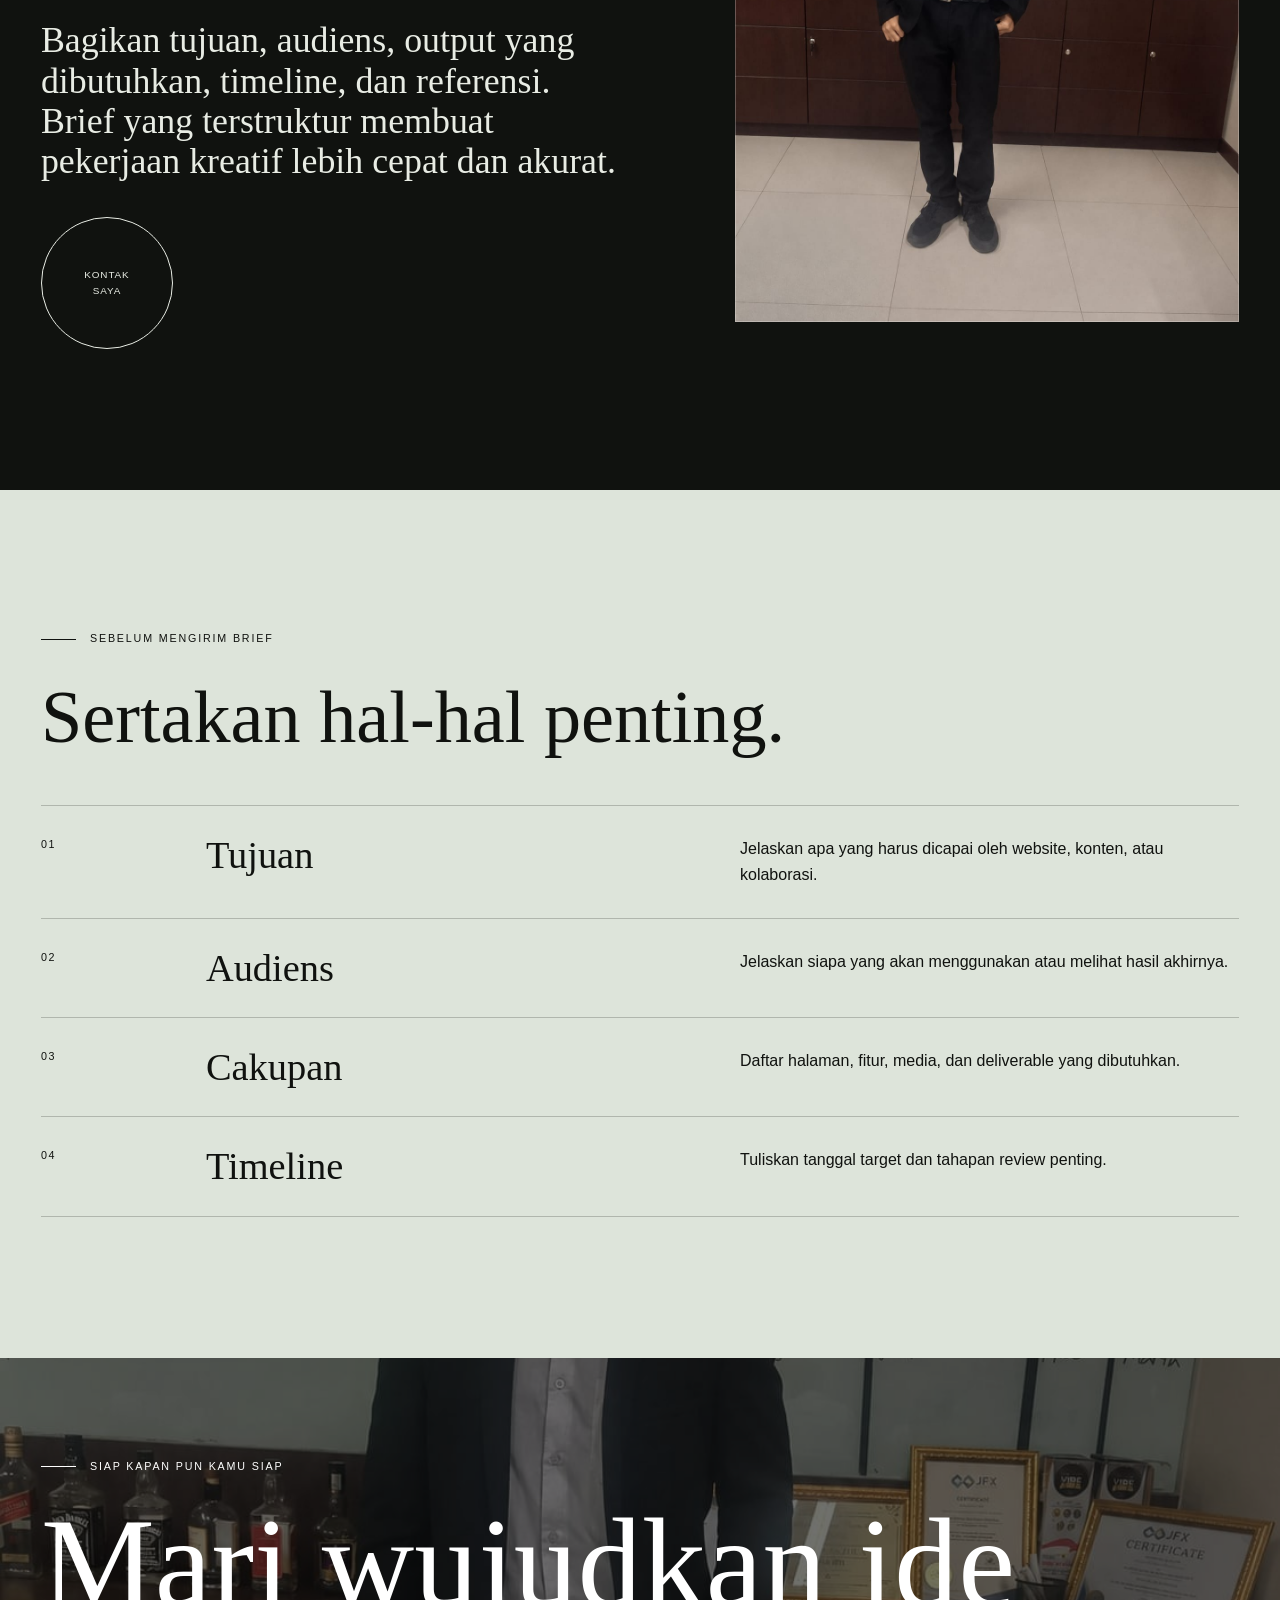
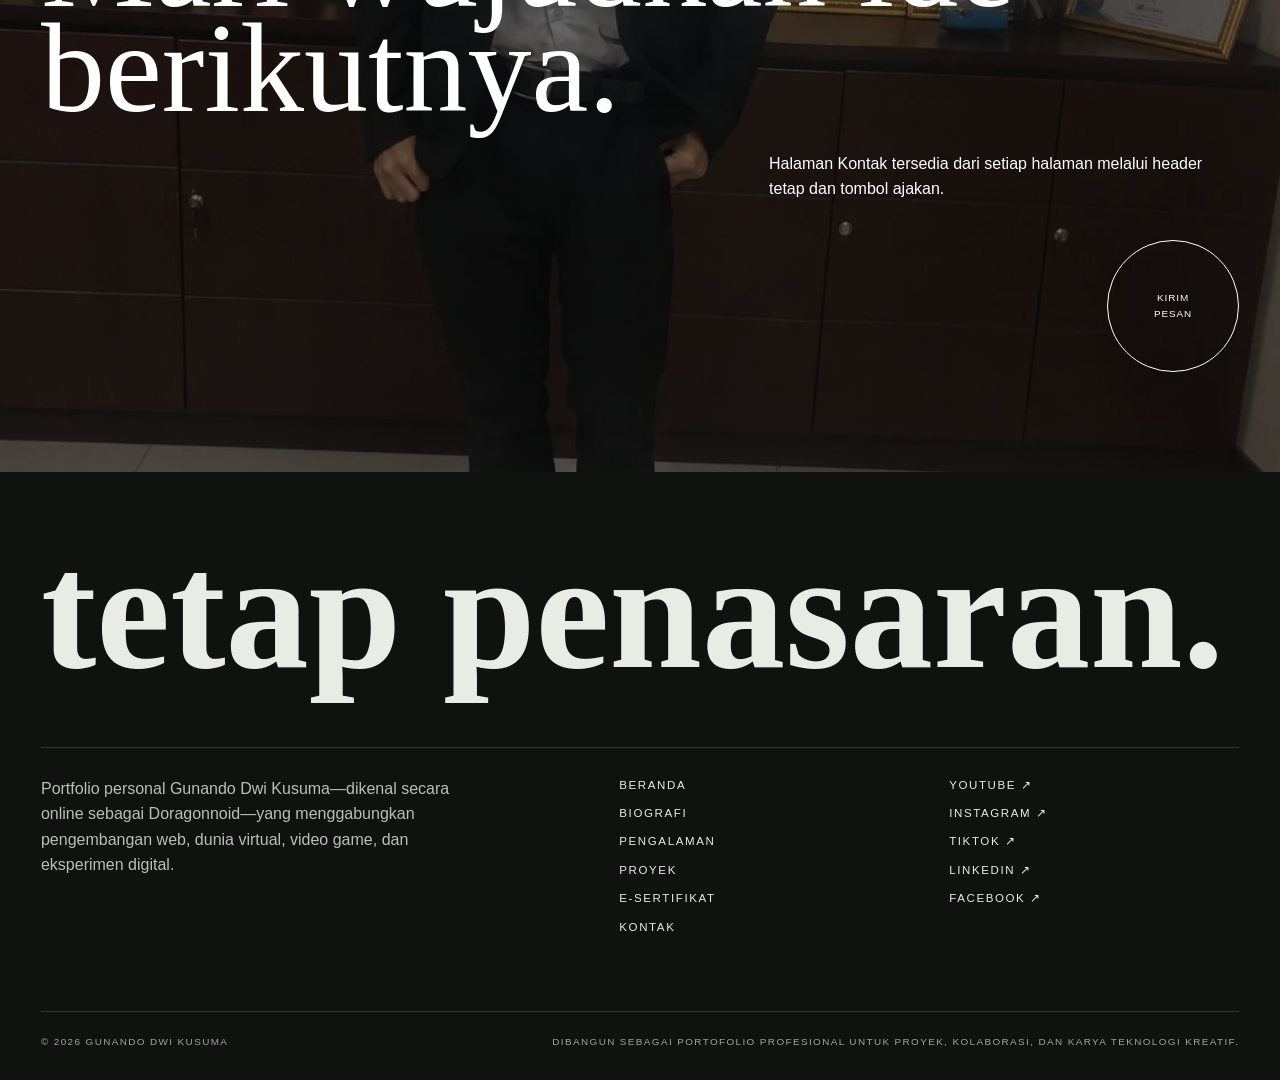
<file: contact.html>
<!doctype html>
<html lang="id">
<head>
  <meta charset="utf-8">
  <meta name="viewport" content="width=device-width,initial-scale=1">
  <meta name="description" content="Contact channels and collaboration page for Gunando Dwi Kusuma.">
  <meta name="theme-color" content="#10120f">
  <title>Connect — Gunando Dwi Kusuma</title>
  <link rel="icon" href="assets/logo.jpg">
  <link rel="stylesheet" href="styles.css">
  <script src="script.js" defer></script>
<noscript><style>.reveal{opacity:1!important;transform:none!important;filter:none!important}</style></noscript>
</head>
<body>

<a class="skip-link" href="#main">Lewati ke konten utama</a>
<div class="preloader" aria-hidden="true">
  <div class="preloader__inner">
    <div class="preloader__brand">Gunando Dwi Kusuma</div>
    <div class="preloader__row"><div class="preloader__bar"><span></span></div><div class="preloader__count">000%</div></div>
  </div>
</div>
<div class="cursor" aria-hidden="true"></div><div class="cursor-dot" aria-hidden="true"></div>
<div class="scroll-progress" aria-hidden="true"></div>
<header class="site-header">
  <a class="brand" href="index.html" aria-label="Gunando Dwi Kusuma home">Gunando Dwi Kusuma</a>
  <div class="header-center">Gunando Dwi Kusuma · digital creator</div>
  <div class="header-actions">
    <a class="text-button" href="contact.html">contact</a>
    <button class="menu-button" type="button" data-menu-open aria-expanded="false" aria-controls="menuOverlay"><span class="dot"></span>menu</button>
  </div>
</header>
<aside class="menu-overlay" id="menuOverlay" aria-label="Menu utama">
  <div class="menu-overlay__top">
    <a class="brand" href="index.html">Gunando Dwi Kusuma</a>
    <button class="menu-button" type="button" data-menu-close><span class="dot"></span>close</button>
  </div>
  <div class="menu-overlay__grid">
    <nav class="menu-overlay__nav">
      <ul class="menu-list">
        <li><a href="index.html"><span>Home</span><small>01</small></a></li>
        <li><a href="about.html"><span>Biography</span><small>02</small></a></li>
        <li><a href="experiences.html"><span>Experiences</span><small>03</small></a></li>
        <li><a href="projects.html"><span>Projects</span><small>04</small></a></li>
        <li><a href="certificates.html"><span>E-Certificates</span><small>05</small></a></li>
        <li><a href="contact.html"><span>Connect</span><small>06</small></a></li>
      </ul>
      <div class="menu-overlay__meta"><span>Jakarta · Indonesia</span><span>Available for collaboration</span></div>
    </nav>
    <div class="menu-overlay__visual"><img src="assets/profile-wide.jpg" alt="Gunando Dwi Kusuma in formal attire"><p class="menu-quote">A personal digital space where technology, character, and creative storytelling meet.</p></div>
  </div>
</aside>


<main id="main">
  <section class="page-hero"><div class="page-hero__media"><img src="assets/profile-wide.jpg" alt="Gunando Dwi Kusuma"></div><div class="eyebrow">contact · collaboration</div><h1>C <em>onnect</em></h1><p class="page-hero__lead">Reach Gunando for website work, interactive prototypes, game or VR experiments, content, and creative technology collaboration.</p></section>

  <section class="section">
    <div class="grid-2 align-end"><div><div class="eyebrow reveal">online presence</div><h2 class="display reveal">Find Gunando and Doragonnoid online.</h2></div><p class="lead reveal reveal-delay-1">Professional networking, gaming content, visual updates, and community interaction live on different platforms, but all connect back to one portfolio.</p></div>
    <div class="social-grid">
      <a class="social-card reveal" href="https://www.youtube.com/@doragonnoid_gunando_nava" target="_blank" rel="noopener"><small>video & gaming</small><strong>YouTube</strong><span>visit ↗</span></a>
      <a class="social-card reveal reveal-delay-1" href="https://www.instagram.com/doragonnoid_dwi_nava?igsh=MXVrMmJzcGdueThnNA==" target="_blank" rel="noopener"><small>visual updates</small><strong>Instagram</strong><span>visit ↗</span></a>
      <a class="social-card reveal" href="https://www.tiktok.com/@doragonnoid_dwi_nava?_r=1&amp;_t=ZS-97iYIrTE72y" target="_blank" rel="noopener"><small>short-form content</small><strong>TikTok</strong><span>visit ↗</span></a>
      <a class="social-card reveal reveal-delay-1" href="https://www.linkedin.com/in/gunando-dwi-kusuma-a0ba12266?utm_source=share_via&amp;utm_content=profile&amp;utm_medium=member_android" target="_blank" rel="noopener"><small>professional profile</small><strong>LinkedIn</strong><span>visit ↗</span></a>
      <a class="social-card reveal" href="https://www.facebook.com/share/18pqBnQvHw/" target="_blank" rel="noopener"><small>social updates</small><strong>Facebook</strong><span>visit ↗</span></a>
      <a class="social-card reveal" href="https://discord.com/invite/BNSUts9dzM" target="_blank" rel="noopener"><small>community</small><strong>Discord</strong><span>join ↗</span></a>
      <a class="social-card reveal reveal-delay-1" href="https://trakteer.id/doragonnoid" target="_blank" rel="noopener"><small>creator support</small><strong>Trakteer</strong><span>support ↗</span></a>
    </div>
  </section>

  <section class="section section--ink">
    <div class="media-text"><div><div class="eyebrow reveal">collaboration</div><h2 class="display display--small reveal">Good projects begin with a clear conversation.</h2><p class="lead reveal reveal-delay-1">Share the objective, audience, required output, timeline, and references. A structured brief makes creative work faster and more accurate.</p><a class="round-link" href="contact.html">contact<br>me</a></div><div class="media-frame reveal"><img src="assets/profile.jpg" alt="Gunando Dwi Kusuma in formal attire"></div></div>
  </section>

  <section class="section section--paper2">
    <div class="eyebrow reveal">before sending a brief</div><h2 class="display display--small reveal">Include the essentials.</h2>
    <div class="timeline">
      <article class="timeline-item reveal"><time>01</time><h3>Objective</h3><p>Explain what the website, content, or collaboration should achieve.</p></article>
      <article class="timeline-item reveal"><time>02</time><h3>Audience</h3><p>Describe who will use or view the final result.</p></article>
      <article class="timeline-item reveal"><time>03</time><h3>Scope</h3><p>List the pages, features, media, and deliverables that are required.</p></article>
      <article class="timeline-item reveal"><time>04</time><h3>Timeline</h3><p>State the target date and any important review milestones.</p></article>
    </div>
  </section>

  <section class="cta"><img src="assets/profile.jpg" alt="Gunando Dwi Kusuma"><div class="cta__inner"><div class="eyebrow">ready when you are</div><h2>Let’s make the next idea real.</h2><p>The Connect page is available from every page through the fixed header and call-to-action buttons.</p><a class="round-link" href="contact.html">send<br>message</a></div></section>
</main>


<footer class="site-footer">
  <h2 class="footer-title">stay curious.</h2>
  <div class="footer-grid">
    <p>Portfolio personal Gunando Dwi Kusuma—dikenal secara online sebagai Doragonnoid—yang menggabungkan pengembangan web, dunia virtual, video game, dan eksperimen digital.</p>
    <nav class="footer-nav" aria-label="Footer navigation"><a href="index.html">Home</a><a href="about.html">Biography</a><a href="experiences.html">Experiences</a><a href="projects.html">Projects</a><a href="certificates.html">E-Certificates</a><a href="contact.html">Connect</a></nav>
    <nav class="footer-nav" aria-label="Social links"><a href="https://www.youtube.com/@doragonnoid_gunando_nava" target="_blank" rel="noopener">YouTube ↗</a><a href="https://www.instagram.com/doragonnoid_dwi_nava?igsh=MXVrMmJzcGdueThnNA==" target="_blank" rel="noopener">Instagram ↗</a><a href="https://www.tiktok.com/@doragonnoid_dwi_nava?_r=1&amp;_t=ZS-97iYIrTE72y" target="_blank" rel="noopener">TikTok ↗</a><a href="https://www.linkedin.com/in/gunando-dwi-kusuma-a0ba12266?utm_source=share_via&amp;utm_content=profile&amp;utm_medium=member_android" target="_blank" rel="noopener">LinkedIn ↗</a><a href="https://www.facebook.com/share/18pqBnQvHw/" target="_blank" rel="noopener">Facebook ↗</a></nav>
  </div>
  <div class="footer-bottom"><span>© <span data-year></span> Gunando Dwi Kusuma</span><span>Built as a professional portfolio for projects, collaboration, and creative technology work.</span></div>
</footer>


</body>
</html>
</file>
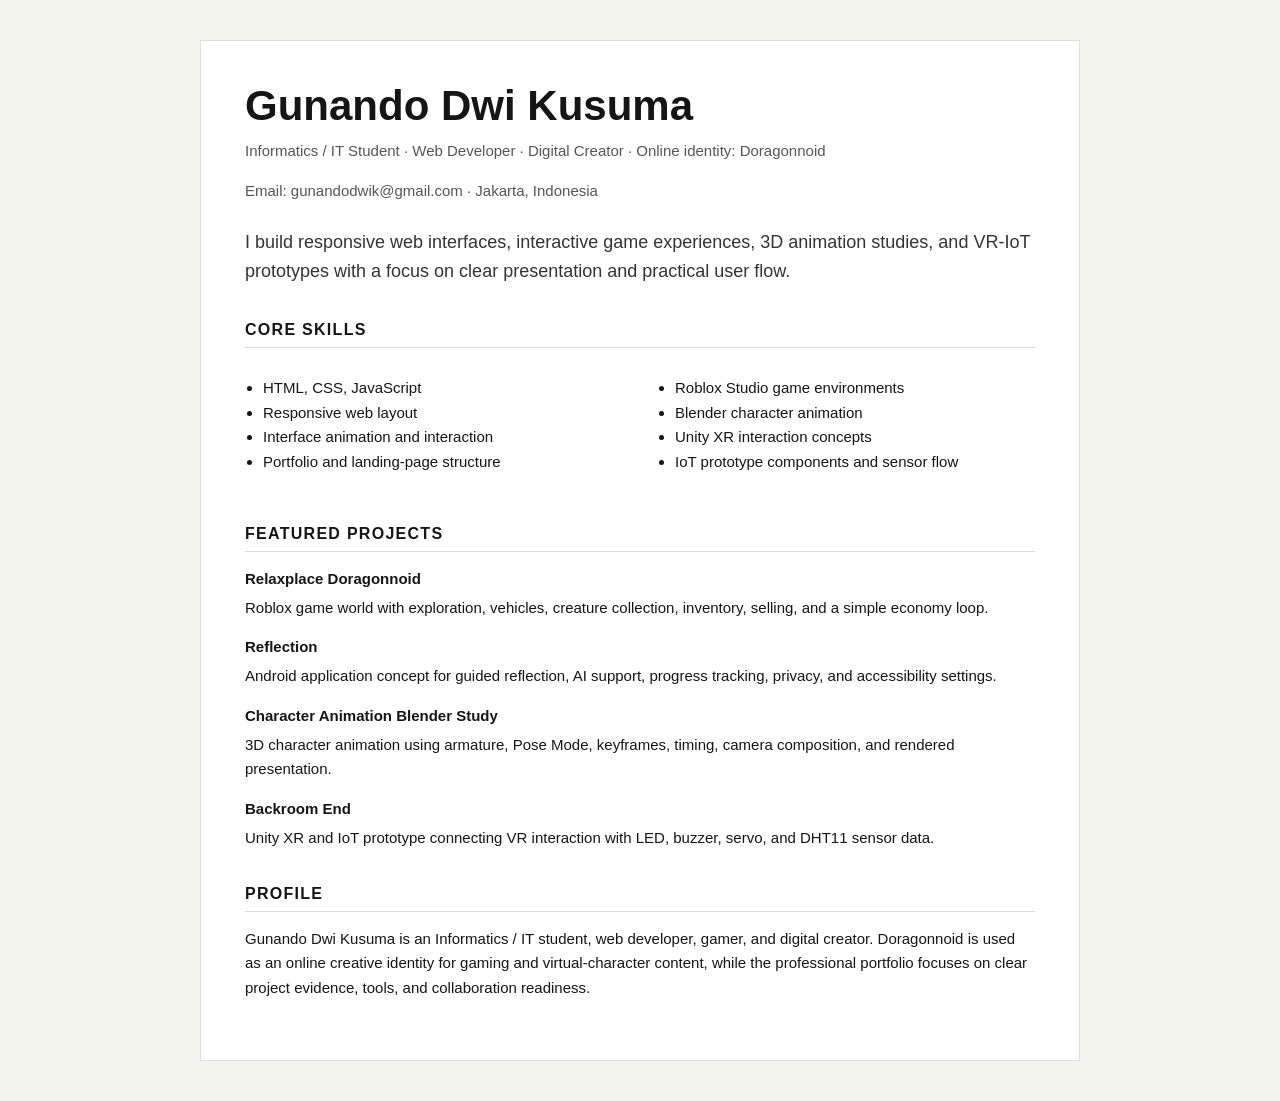
<file: Gunando_Dwi_Kusuma_CV.html>
<!doctype html>
<html lang="id">
<head>
  <meta charset="utf-8">
  <meta name="viewport" content="width=device-width,initial-scale=1">
  <title>CV — Gunando Dwi Kusuma</title>
  <style>
    :root { color-scheme: light; font-family: Arial, Helvetica, sans-serif; color: #151515; background: #f4f4ef; }
    * { box-sizing: border-box; }
    body { margin: 0; padding: 40px 20px; }
    main { max-width: 880px; margin: 0 auto; background: #fff; padding: 44px; border: 1px solid #ddd; }
    h1 { margin: 0; font-size: 42px; line-height: 1; }
    h2 { margin: 34px 0 12px; font-size: 16px; letter-spacing: .08em; text-transform: uppercase; border-bottom: 1px solid #ddd; padding-bottom: 8px; }
    p, li { font-size: 15px; line-height: 1.65; }
    .meta { margin-top: 12px; color: #555; }
    .tagline { font-size: 18px; color: #333; margin-top: 24px; }
    ul { padding-left: 18px; }
    .grid { display: grid; grid-template-columns: 1fr 1fr; gap: 18px 34px; }
    .project strong { display: block; margin-bottom: 4px; }
    @media print { body { padding: 0; background: #fff; } main { border: 0; } }
    @media (max-width: 700px) { main { padding: 28px; } .grid { grid-template-columns: 1fr; } h1 { font-size: 34px; } }
  </style>
</head>
<body>
  <main>
    <h1>Gunando Dwi Kusuma</h1>
    <p class="meta">Informatics / IT Student · Web Developer · Digital Creator · Online identity: Doragonnoid</p>
    <p class="meta">Email: gunandodwik@gmail.com · Jakarta, Indonesia</p>
    <p class="tagline">I build responsive web interfaces, interactive game experiences, 3D animation studies, and VR-IoT prototypes with a focus on clear presentation and practical user flow.</p>

    <h2>Core Skills</h2>
    <div class="grid">
      <ul>
        <li>HTML, CSS, JavaScript</li>
        <li>Responsive web layout</li>
        <li>Interface animation and interaction</li>
        <li>Portfolio and landing-page structure</li>
      </ul>
      <ul>
        <li>Roblox Studio game environments</li>
        <li>Blender character animation</li>
        <li>Unity XR interaction concepts</li>
        <li>IoT prototype components and sensor flow</li>
      </ul>
    </div>

    <h2>Featured Projects</h2>
    <p class="project"><strong>Relaxplace Doragonnoid</strong>Roblox game world with exploration, vehicles, creature collection, inventory, selling, and a simple economy loop.</p>
    <p class="project"><strong>Reflection</strong>Android application concept for guided reflection, AI support, progress tracking, privacy, and accessibility settings.</p>
    <p class="project"><strong>Character Animation Blender Study</strong>3D character animation using armature, Pose Mode, keyframes, timing, camera composition, and rendered presentation.</p>
    <p class="project"><strong>Backroom End</strong>Unity XR and IoT prototype connecting VR interaction with LED, buzzer, servo, and DHT11 sensor data.</p>

    <h2>Profile</h2>
    <p>Gunando Dwi Kusuma is an Informatics / IT student, web developer, gamer, and digital creator. Doragonnoid is used as an online creative identity for gaming and virtual-character content, while the professional portfolio focuses on clear project evidence, tools, and collaboration readiness.</p>
  </main>
</body>
</html>
</file>
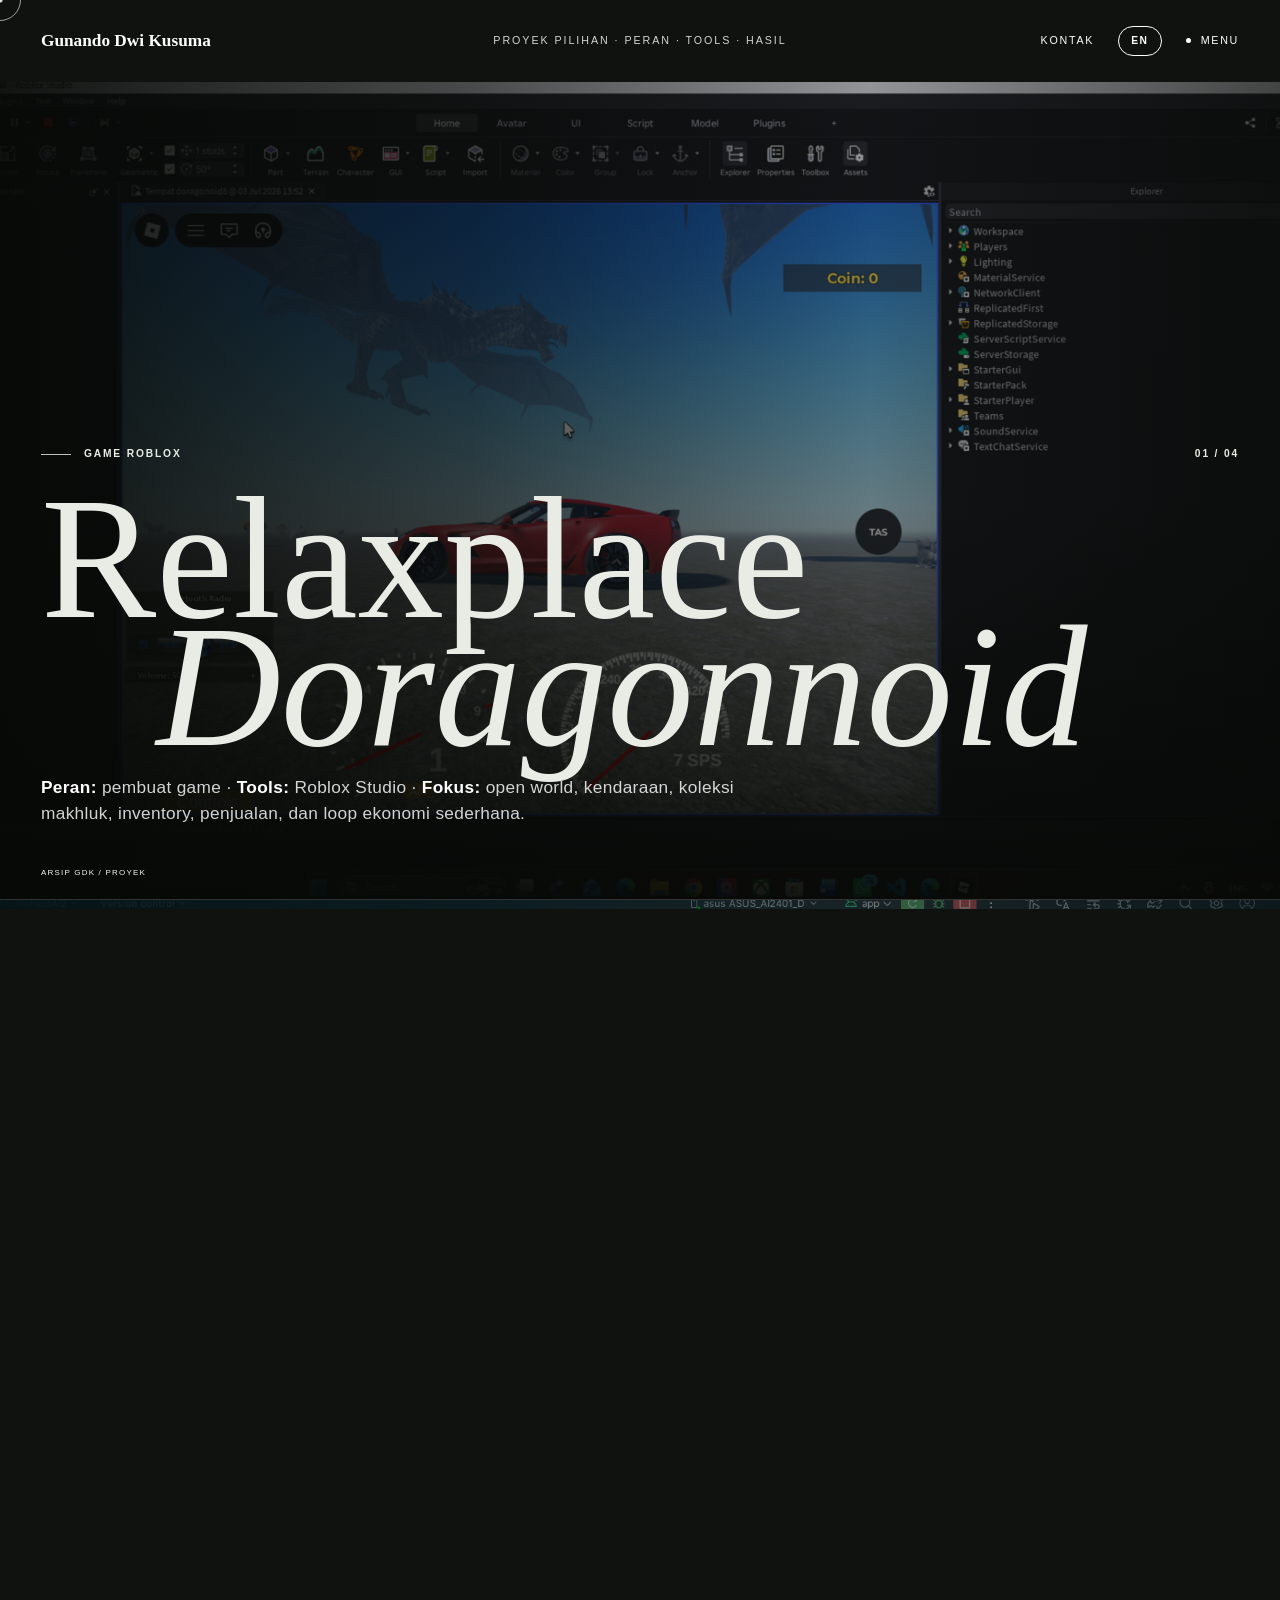
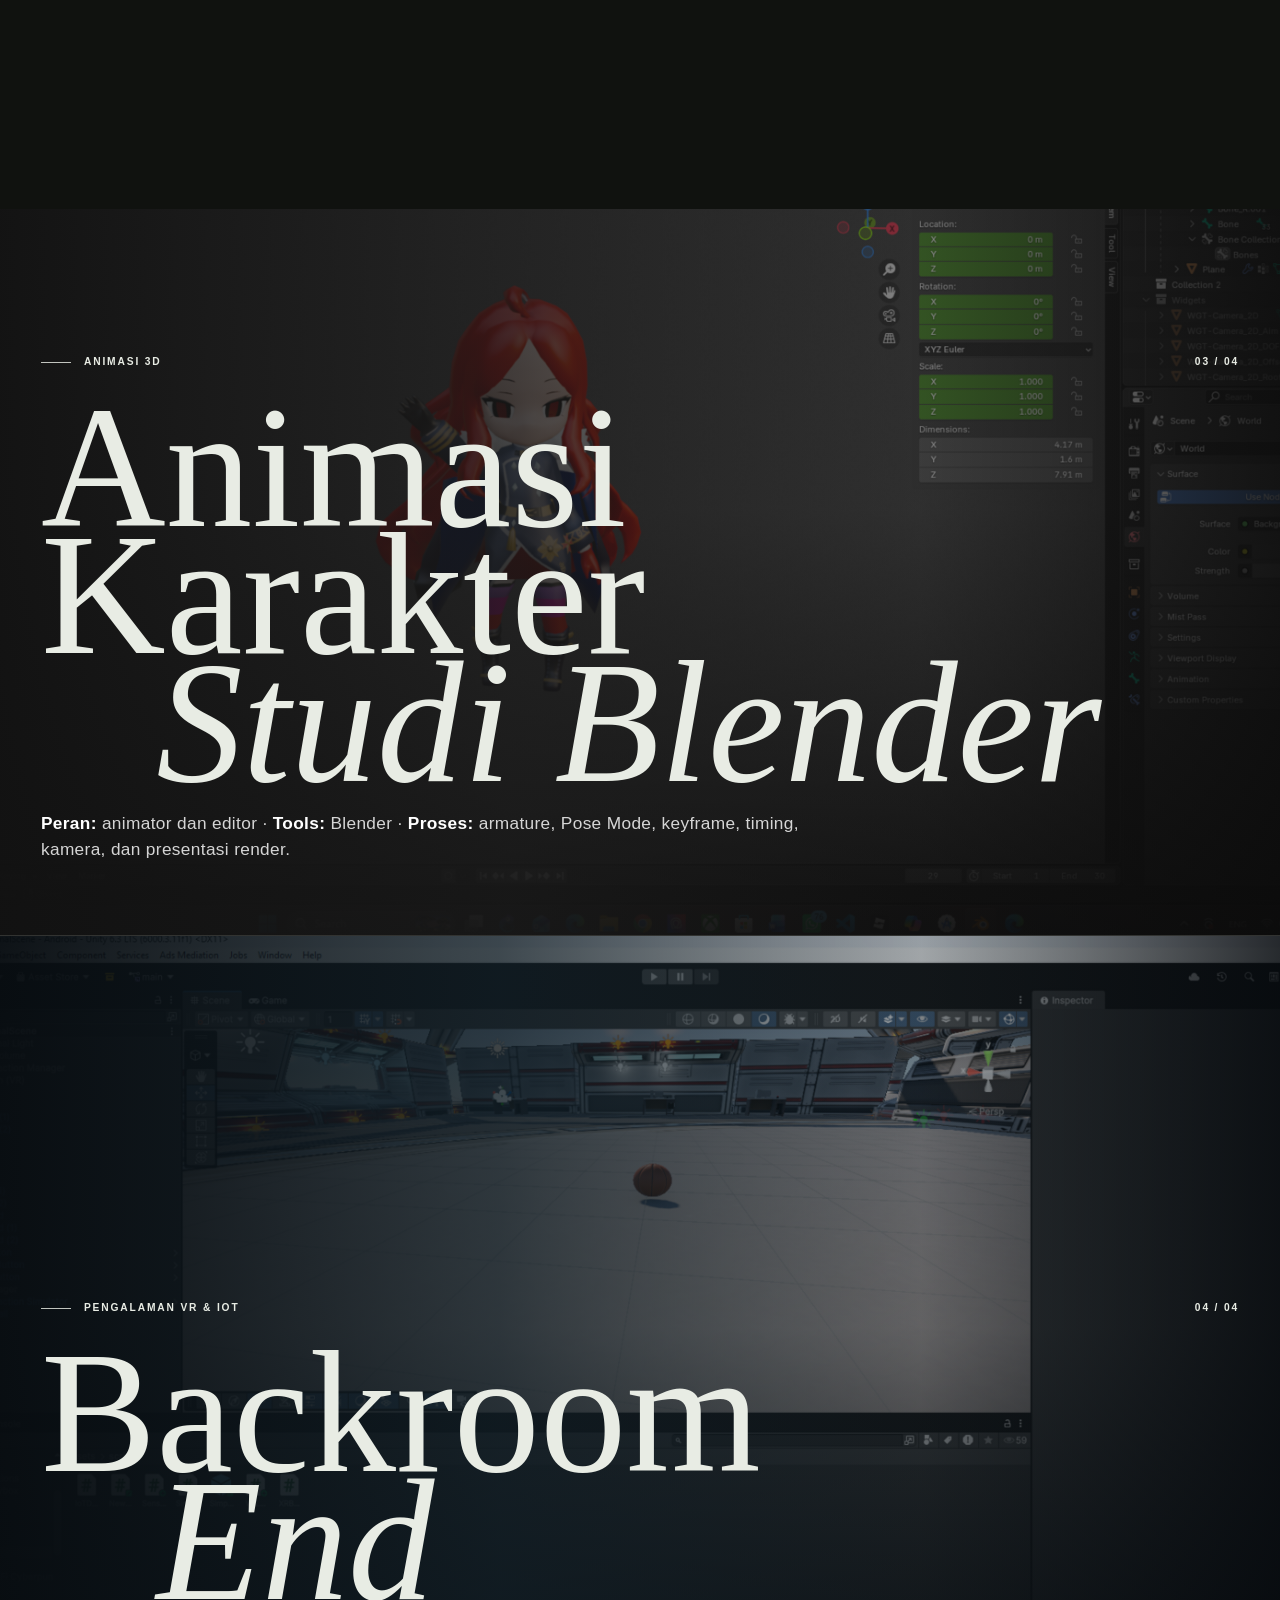
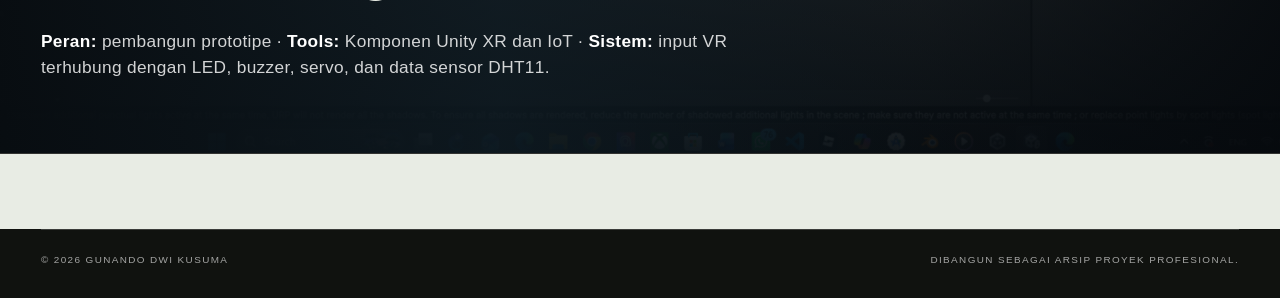
<file: projects.html>
<!DOCTYPE html>

<html lang="id">
<head>
<meta charset="utf-8"/>
<meta content="width=device-width,initial-scale=1" name="viewport"/>
<meta content="Daftar proyek Gunando Dwi Kusuma dengan ringkasan role, tools, fitur, dan hasil: Relaxplace Doragonnoid, Reflection, Character Animation Blender Study, dan Backroom End." name="description"/>
<meta content="#10120f" name="theme-color"/>
<title>Projects — Gunando Dwi Kusuma</title>
<link href="assets/logo.jpg" rel="icon"/>
<link href="styles.css" rel="stylesheet"/>
<script defer="" src="script.js"></script>
<noscript><style>.reveal{opacity:1!important;transform:none!important;filter:none!important}</style></noscript>
</head>
<body>
<a class="skip-link" href="#main">Lewati ke konten utama</a>
<div aria-hidden="true" class="preloader">
<div class="preloader__inner">
<div class="preloader__brand">Gunando Dwi Kusuma</div>
<div class="preloader__row"><div class="preloader__bar"><span></span></div><div class="preloader__count">000%</div></div>
</div>
</div>
<div aria-hidden="true" class="cursor"></div><div aria-hidden="true" class="cursor-dot"></div>
<div aria-hidden="true" class="scroll-progress"></div>
<header class="site-header">
<a aria-label="Gunando Dwi Kusuma home" class="brand" href="index.html">Gunando Dwi Kusuma</a>
<div class="header-center">selected projects · role · tools · results</div>
<div class="header-actions">
<a class="text-button" href="contact.html">contact</a>
<button aria-controls="menuOverlay" aria-expanded="false" class="menu-button" data-menu-open="" type="button"><span class="dot"></span>menu</button>
</div>
</header>
<aside aria-label="Menu utama" class="menu-overlay" id="menuOverlay">
<div class="menu-overlay__top">
<a class="brand" href="index.html">Gunando Dwi Kusuma</a>
<button class="menu-button" data-menu-close="" type="button"><span class="dot"></span>close</button>
</div>
<div class="menu-overlay__grid">
<nav class="menu-overlay__nav">
<ul class="menu-list">
<li><a href="index.html"><span>Home</span><small>01</small></a></li>
<li><a href="about.html"><span>Biography</span><small>02</small></a></li>
<li><a href="experiences.html"><span>Experiences</span><small>03</small></a></li>
<li><a aria-current="page" href="projects.html"><span>Projects</span><small>04</small></a></li>
<li><a href="certificates.html"><span>E-Certificates</span><small>05</small></a></li>
        <li><a href="contact.html"><span>Connect</span><small>06</small></a></li>
</ul>
<div class="menu-overlay__meta"><span>Jakarta · Indonesia</span><span>Available for collaboration</span></div>
</nav>
<div class="menu-overlay__visual"><img alt="Relaxplace Doragonnoid project" src="assets/relaxplace-dragon-car.png"/><p class="menu-quote">A relaxing Roblox world shaped by exploration, vehicles, creatures, and playful systems.</p></div>
</div>
</aside>
<main class="projects-title-page projects-title-page--visual projects-title-page--multi" id="main">
<a aria-label="Buka penjelasan lengkap proyek Relaxplace Doragonnoid" class="project-title-card" href="relaxplace-doragonnoid.html">
<span aria-hidden="true" class="project-title-card__media"><img alt="" src="assets/relaxplace-dragon-car.png"/></span>
<span aria-hidden="true" class="project-title-card__shade"></span>
<span class="project-title-card__content">
<span class="project-title-card__meta"><span class="project-title-card__type">Roblox Game</span><span class="project-title-card__index">01 / 04</span></span>
<span class="project-title-card__name"><span>Relaxplace</span><em>Doragonnoid</em></span>
<span class="project-title-card__summary"><b>Role:</b> game creator · <b>Tools:</b> Roblox Studio · <b>Focus:</b> open world, vehicles, creature collection, inventory, selling, and simple economy loop.</span>
</span>
</a>
<a aria-label="Buka penjelasan lengkap proyek Reflection" class="project-title-card project-title-card--reflection" href="reflection.html">
<span aria-hidden="true" class="project-title-card__media"><img alt="" src="assets/reflection-dashboard.png"/></span>
<span aria-hidden="true" class="project-title-card__shade"></span>
<span class="project-title-card__content">
<span class="project-title-card__meta"><span class="project-title-card__type">Android Application</span><span class="project-title-card__index">02 / 04</span></span>
<span class="project-title-card__name project-title-card__name--single"><span>Reflection</span></span>
<span class="project-title-card__summary"><b>Role:</b> app concept and UI designer · <b>Focus:</b> guided reflection, AI support, accessibility settings, progress, and privacy-first journaling.</span>
</span>
</a>

<a aria-label="Buka penjelasan lengkap proyek Character Animation Blender Study" class="project-title-card project-title-card--blender" href="simple-animation-blender.html">
<span aria-hidden="true" class="project-title-card__media"><img alt="" src="assets/blender-animation-overview.png"/></span>
<span aria-hidden="true" class="project-title-card__shade"></span>
<span class="project-title-card__content">
<span class="project-title-card__meta"><span class="project-title-card__type">3D Animation</span><span class="project-title-card__index">03 / 04</span></span>
<span class="project-title-card__name"><span>Character Animation</span><em>Blender Study</em></span>
<span class="project-title-card__summary"><b>Role:</b> animator and editor · <b>Tools:</b> Blender · <b>Process:</b> armature, Pose Mode, keyframes, timing, camera, and rendered presentation.</span>
</span>
</a>
<a aria-label="Buka penjelasan lengkap proyek Backroom End" class="project-title-card project-title-card--backroom" href="backroom-end.html">
<span aria-hidden="true" class="project-title-card__media"><img alt="" src="assets/backroom-end-overview.png"/></span>
<span aria-hidden="true" class="project-title-card__shade"></span>
<span class="project-title-card__content">
<span class="project-title-card__meta"><span class="project-title-card__type">VR &amp; IoT Experience</span><span class="project-title-card__index">04 / 04</span></span>
<span class="project-title-card__name"><span>Backroom</span><em>End</em></span>
<span class="project-title-card__summary"><b>Role:</b> prototype builder · <b>Tools:</b> Unity XR and IoT components · <b>System:</b> VR input connected to LED, buzzer, servo, and DHT11 sensor data.</span>
</span>
</a></main>
<footer class="site-footer projects-title-footer">
<div class="footer-bottom"><span>© <span data-year=""></span> Gunando Dwi Kusuma</span><span>Built as a professional project archive.</span></div>
</footer>

</body>
</html>
</file>
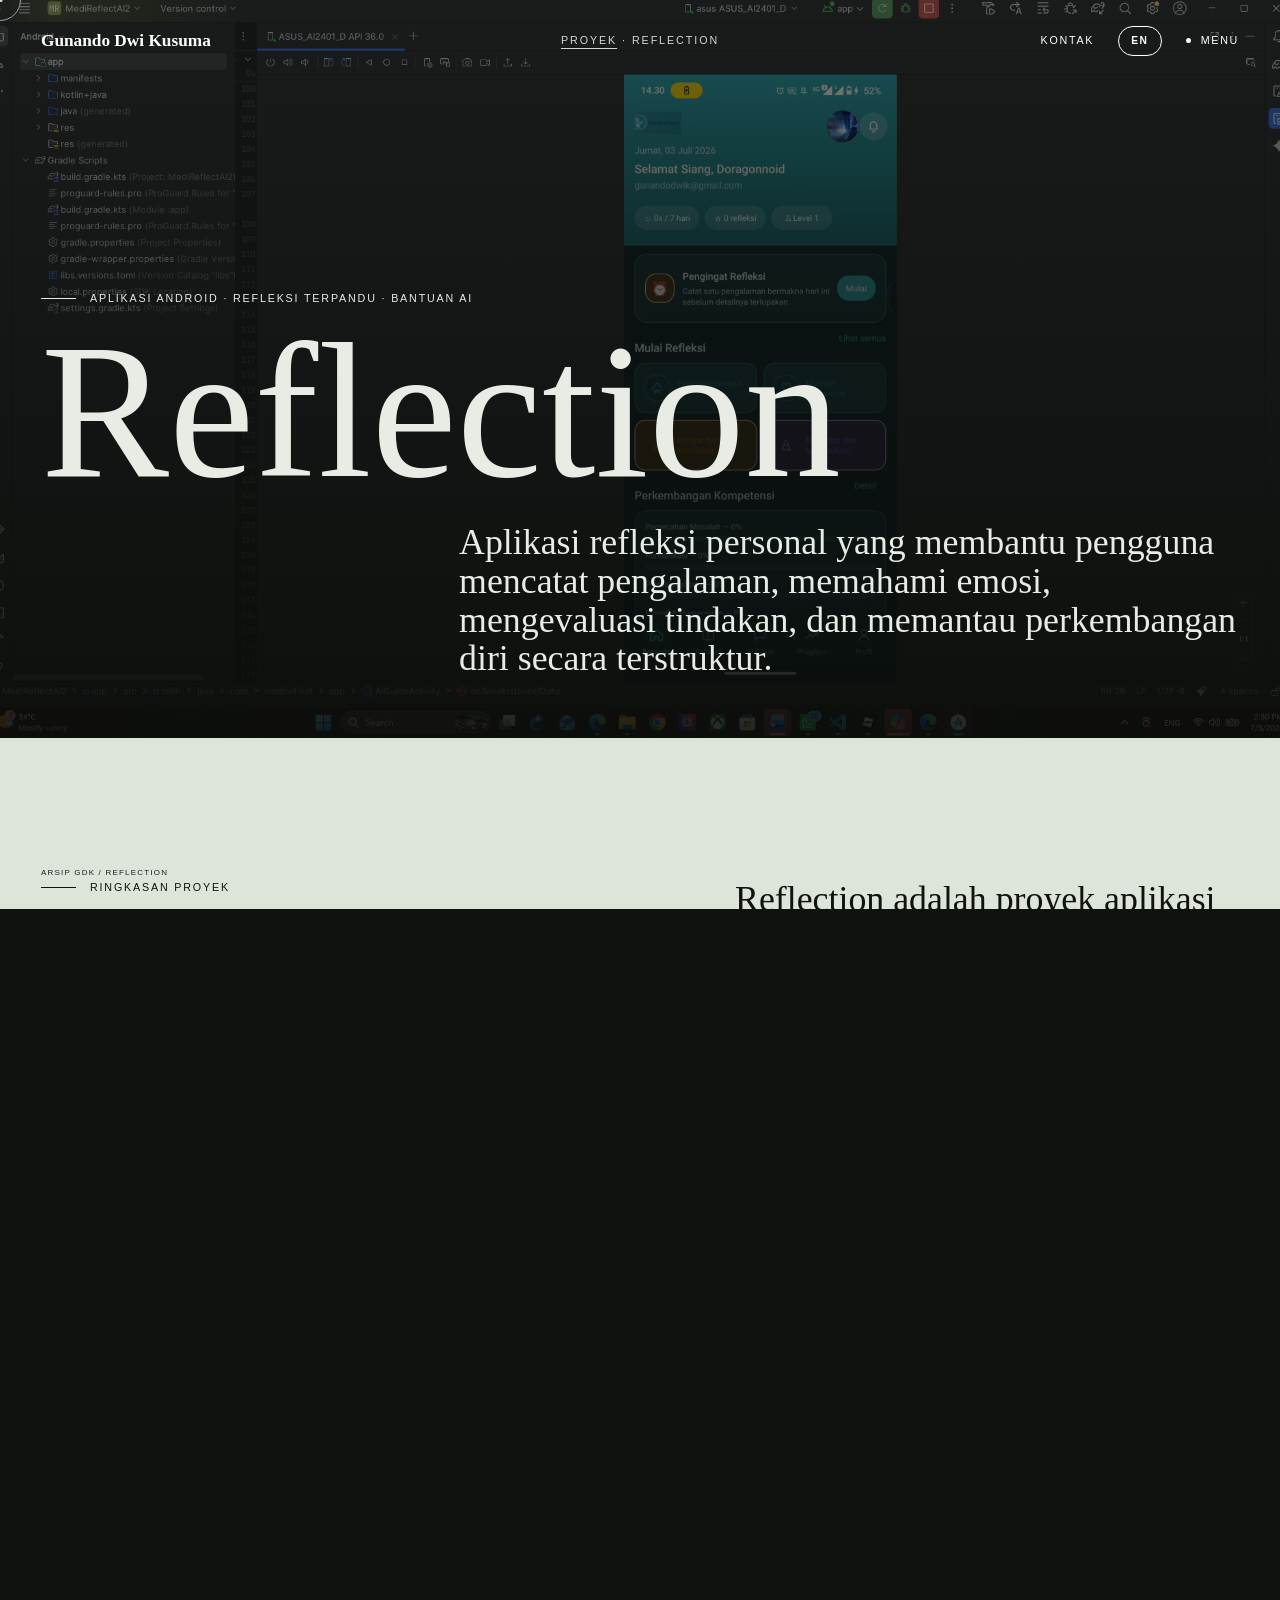
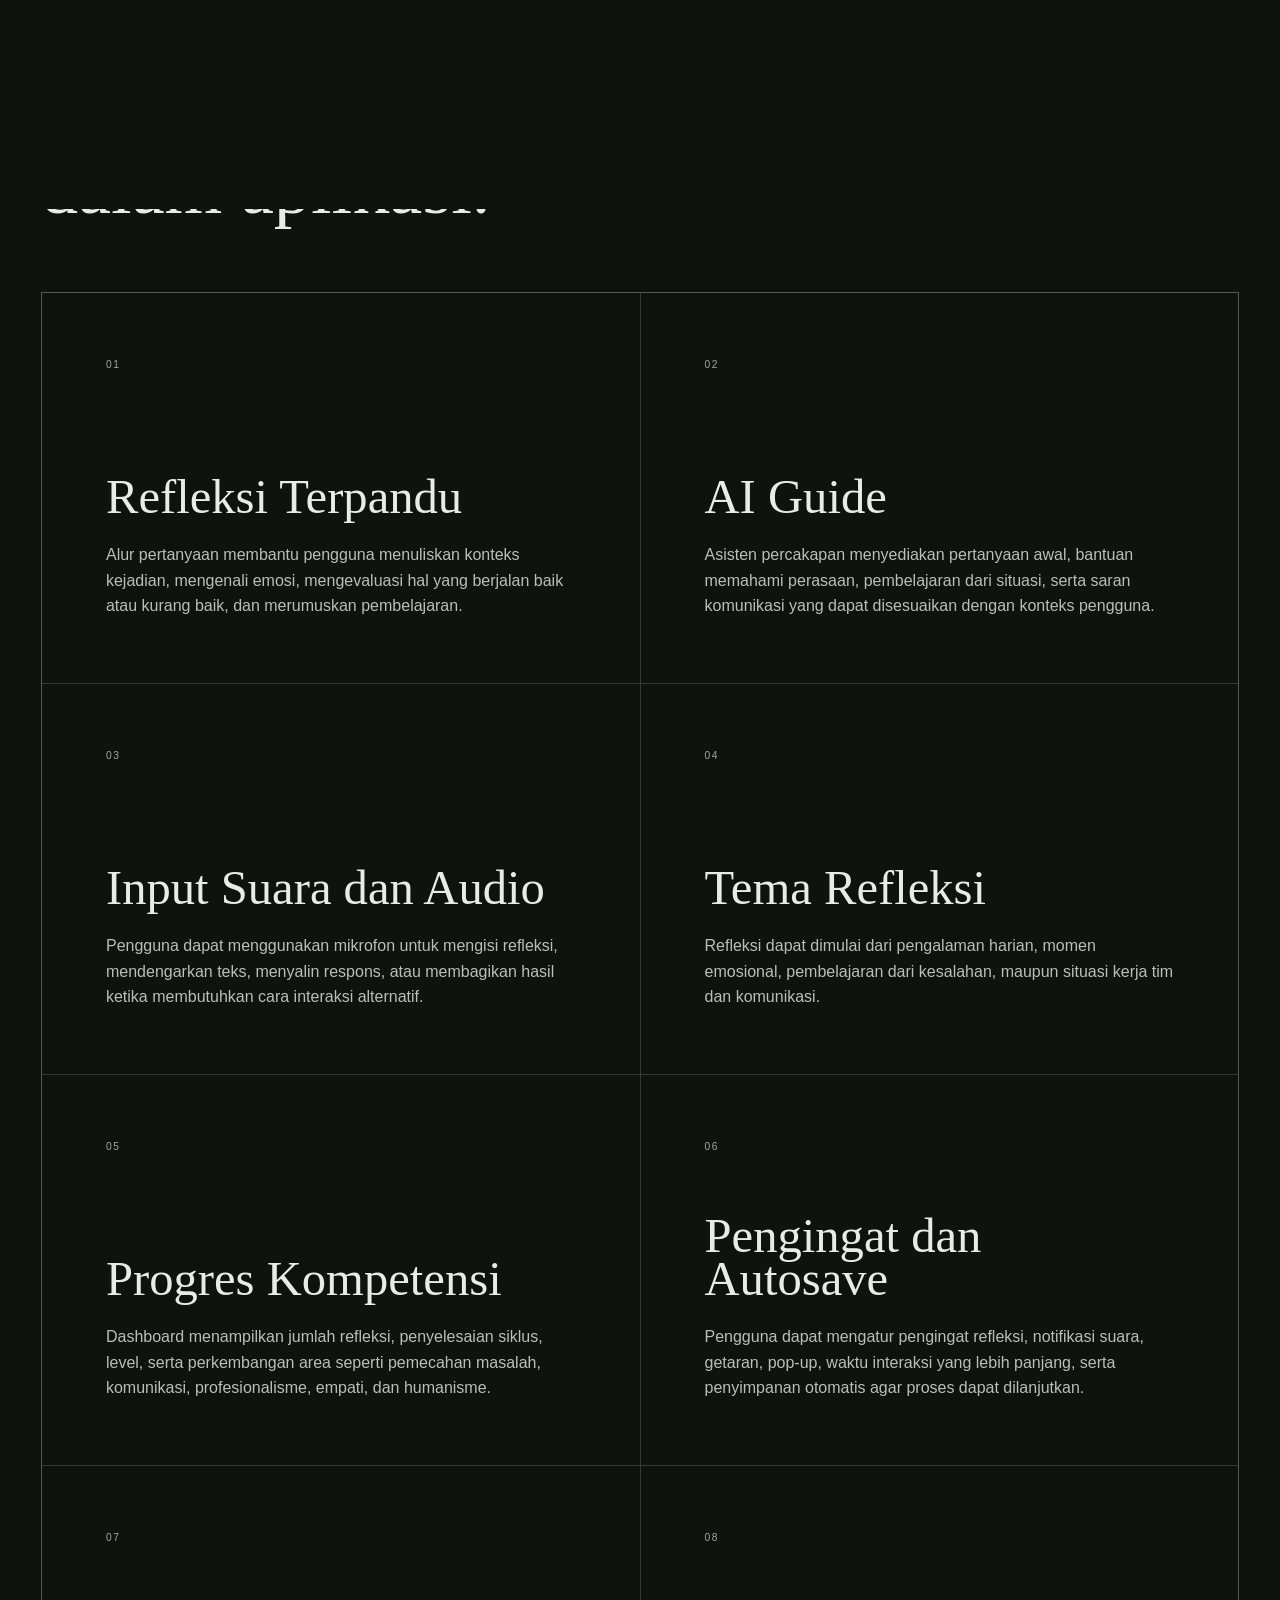
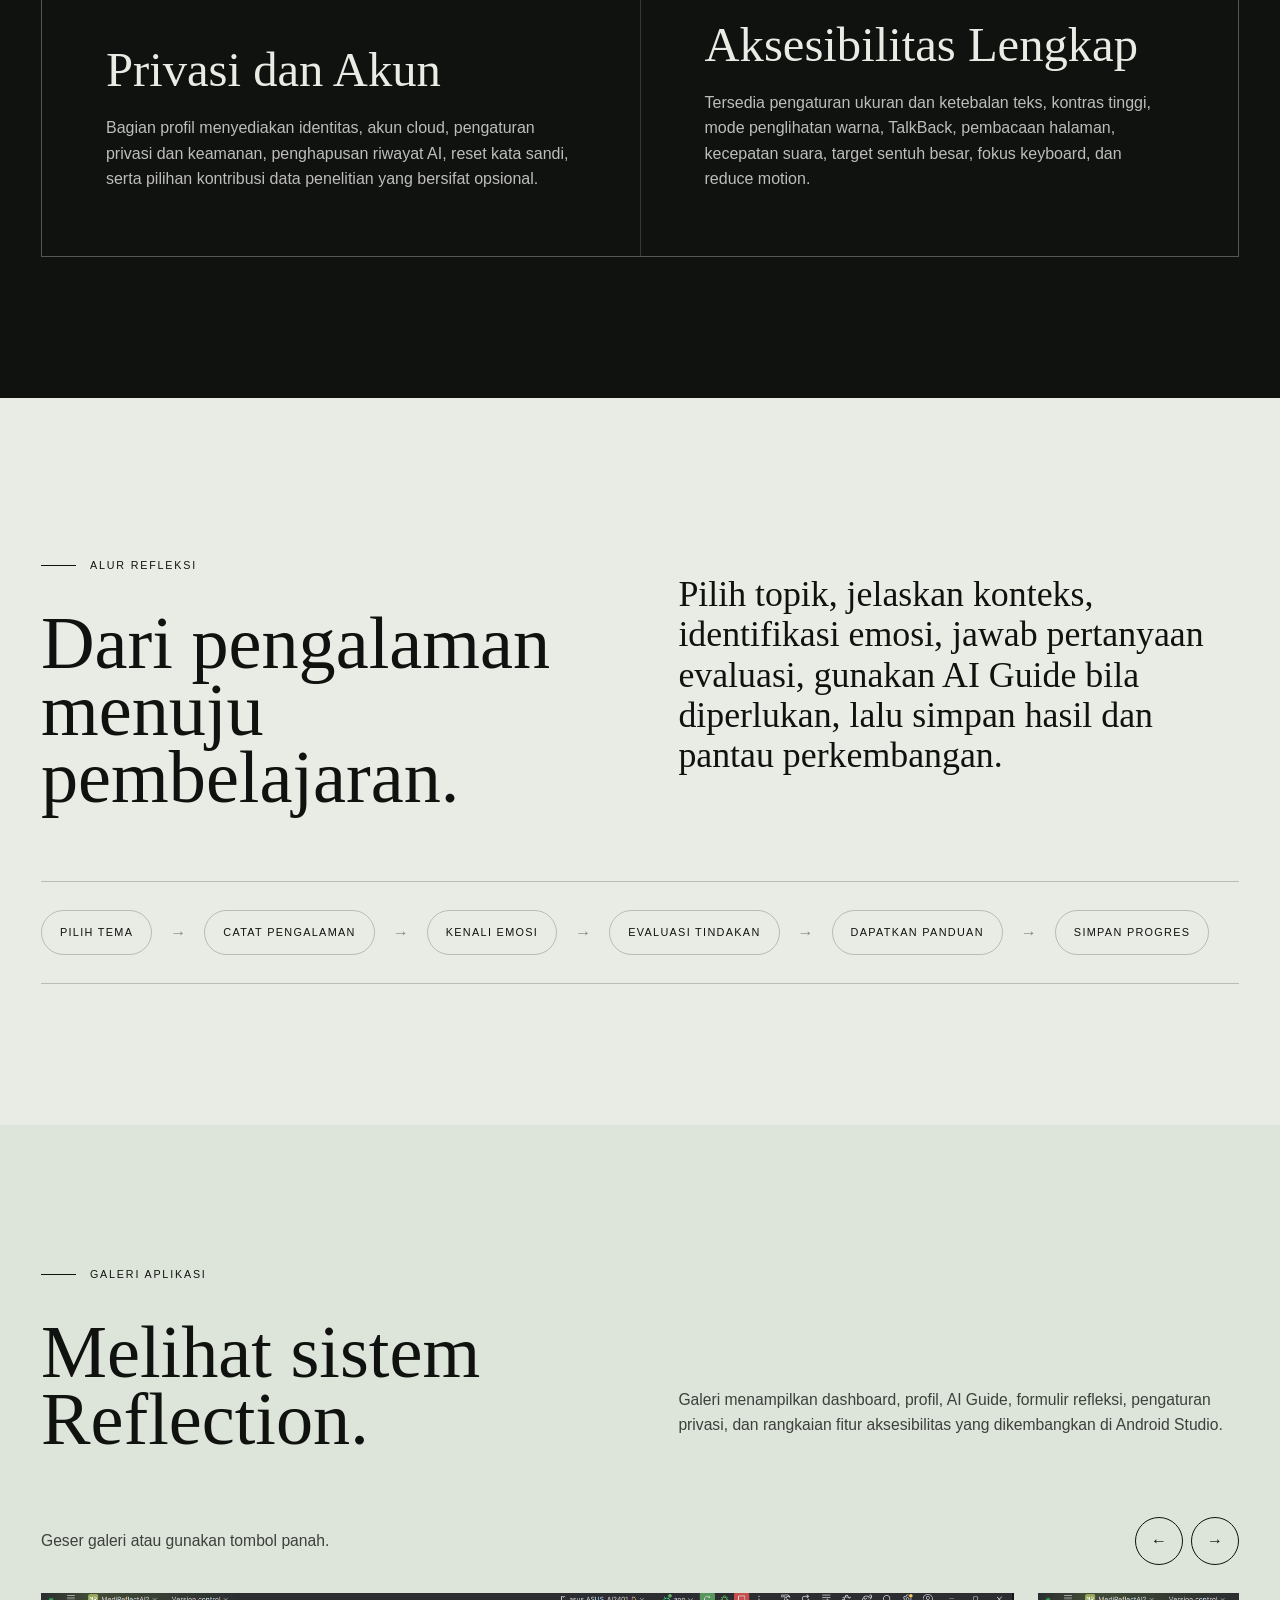
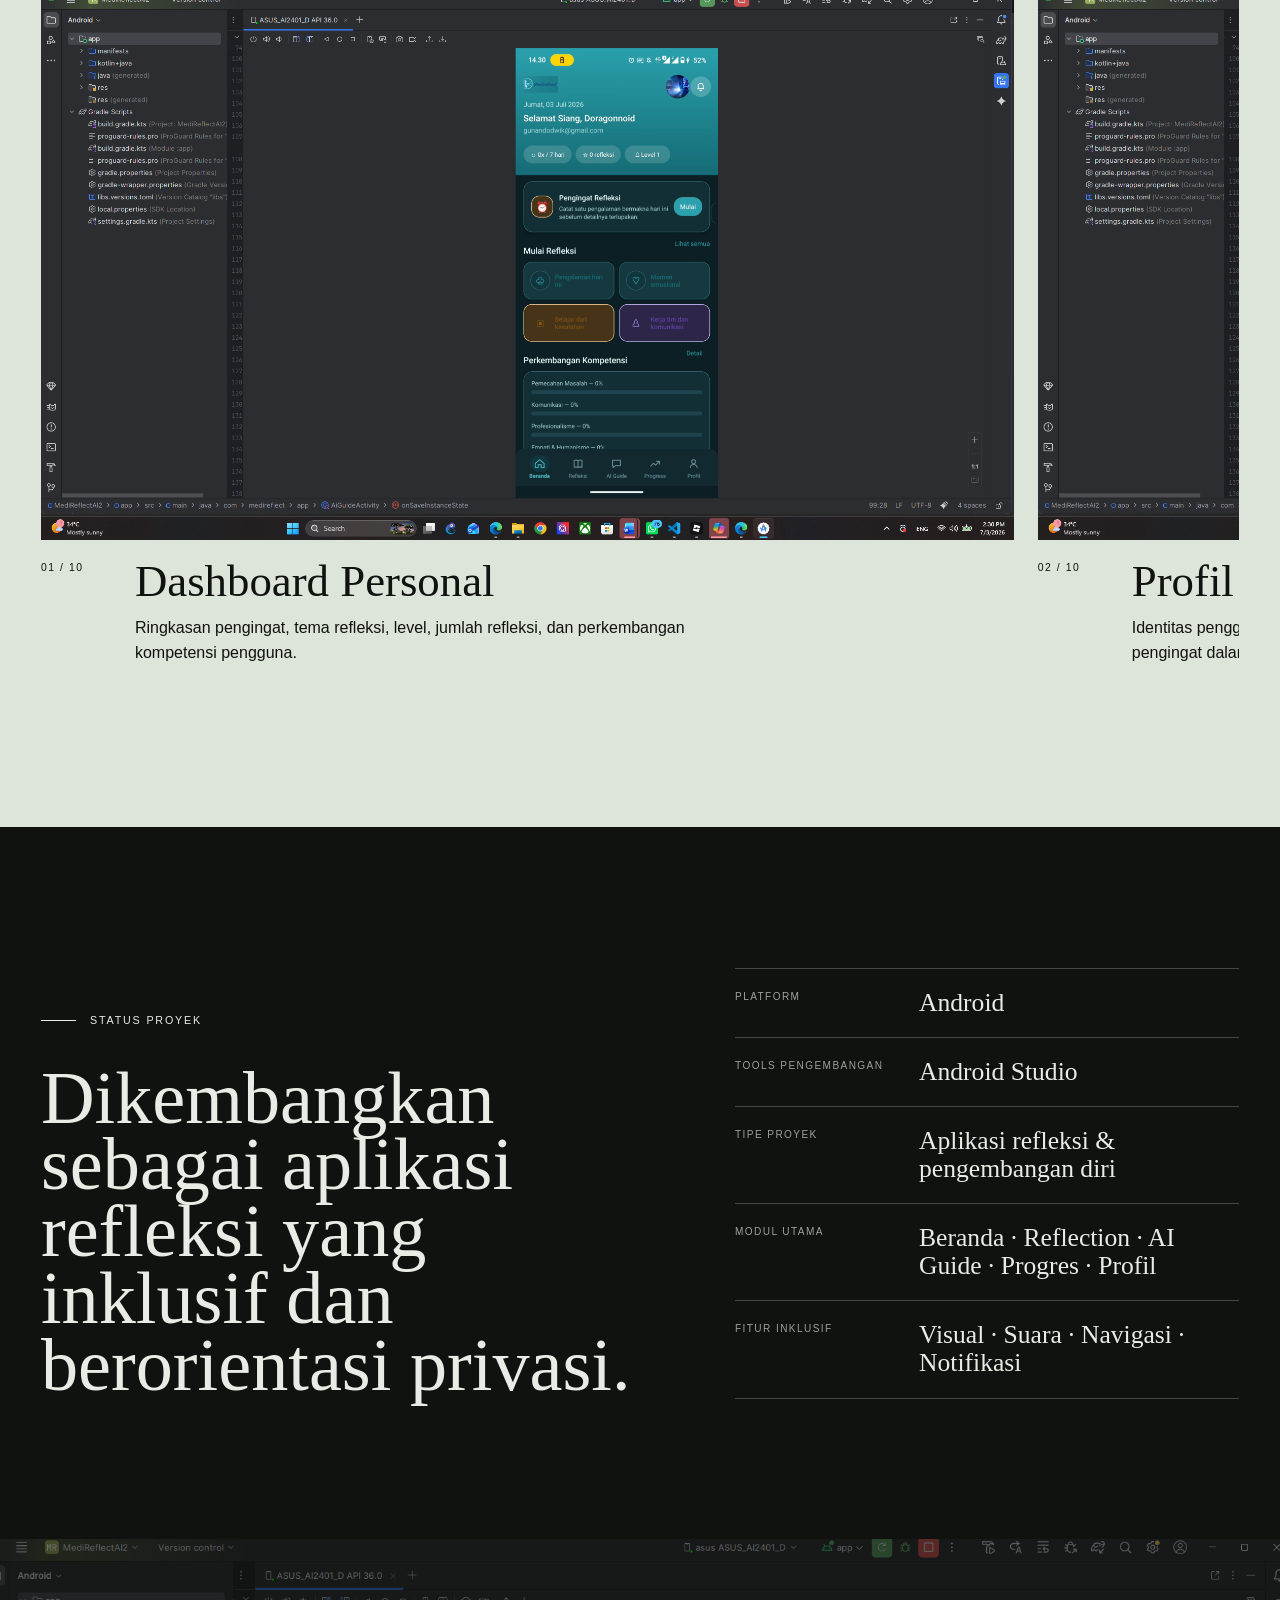
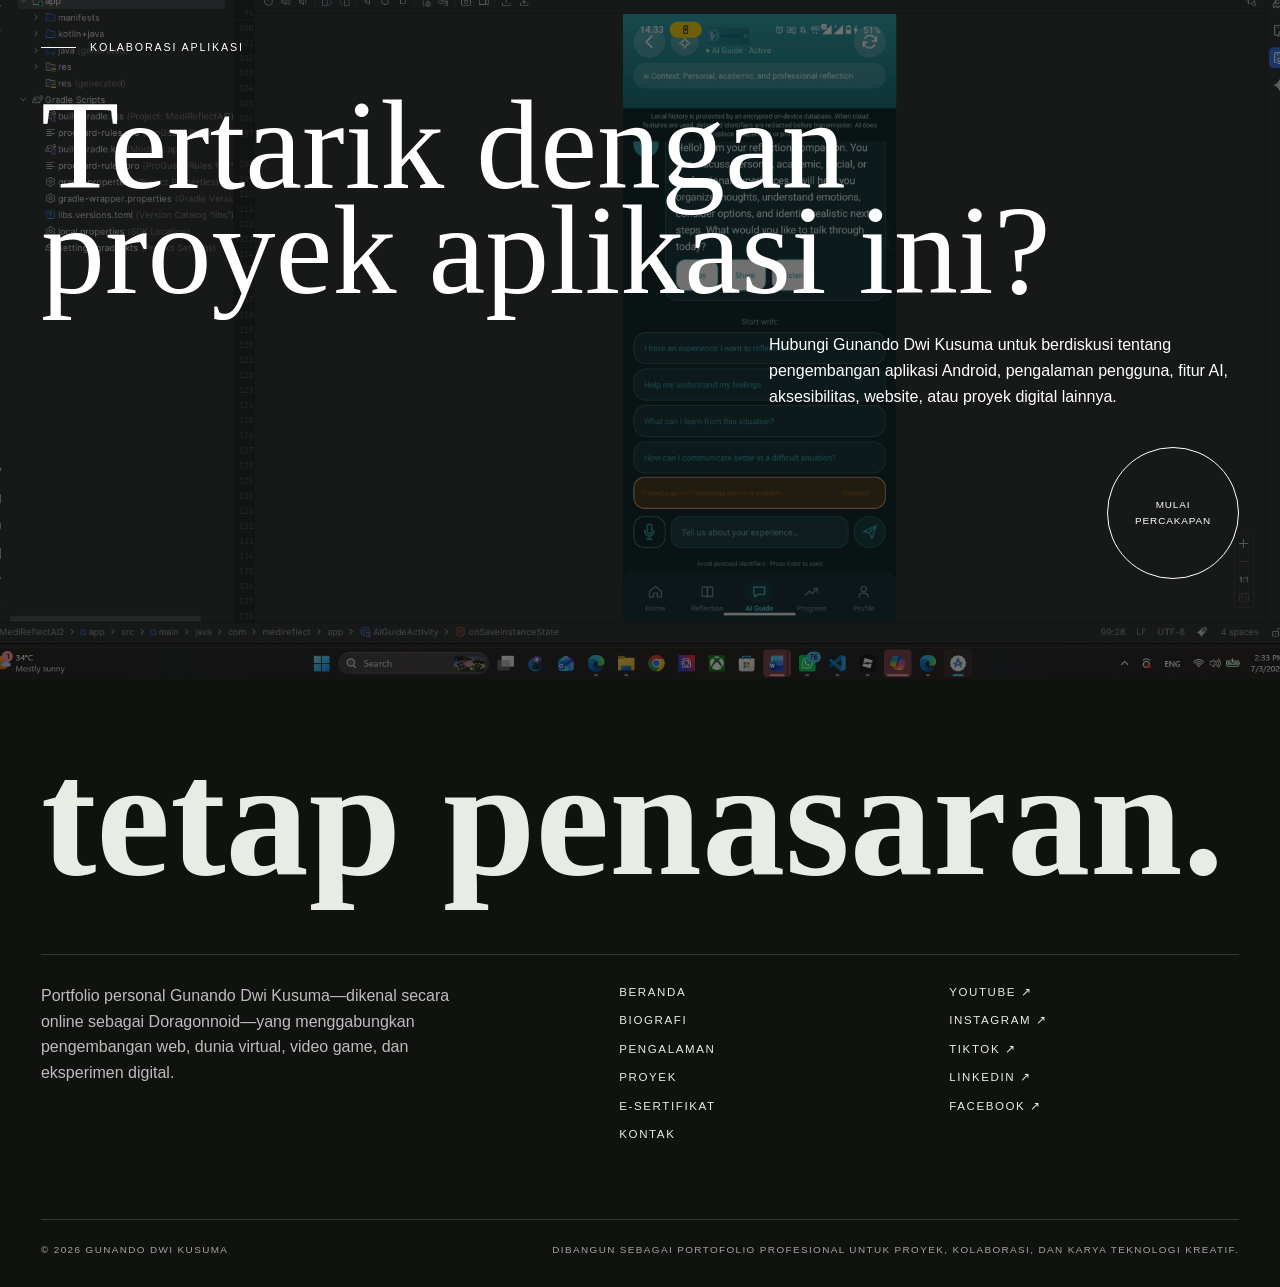
<file: reflection.html>
<!doctype html>
<html lang="id">
<head>
  <meta charset="utf-8">
  <meta name="viewport" content="width=device-width,initial-scale=1">
  <meta name="description" content="Reflection, proyek aplikasi Android karya Gunando Dwi Kusuma untuk refleksi terpandu, AI Guide, pelacakan perkembangan, privasi, dan aksesibilitas.">
  <meta name="theme-color" content="#082c31">
  <title>Reflection — Detail Project</title>
  <link rel="icon" href="assets/logo.jpg">
  <link rel="stylesheet" href="styles.css">
  <script src="script.js" defer></script>
<noscript><style>.reveal{opacity:1!important;transform:none!important;filter:none!important}</style></noscript>
</head>
<body>
<a class="skip-link" href="#main">Lewati ke konten utama</a>
<div class="preloader" aria-hidden="true">
  <div class="preloader__inner">
    <div class="preloader__brand">Gunando Dwi Kusuma</div>
    <div class="preloader__row"><div class="preloader__bar"><span></span></div><div class="preloader__count">000%</div></div>
  </div>
</div>
<div class="cursor" aria-hidden="true"></div><div class="cursor-dot" aria-hidden="true"></div>
<div class="scroll-progress" aria-hidden="true"></div>
<header class="site-header">
  <a class="brand" href="index.html" aria-label="Gunando Dwi Kusuma home">Gunando Dwi Kusuma</a>
  <div class="header-center"><a href="projects.html" class="header-back-link">projects</a> · reflection</div>
  <div class="header-actions">
    <a class="text-button" href="contact.html">contact</a>
    <button class="menu-button" type="button" data-menu-open aria-expanded="false" aria-controls="menuOverlay"><span class="dot"></span>menu</button>
  </div>
</header>
<aside class="menu-overlay" id="menuOverlay" aria-label="Menu utama">
  <div class="menu-overlay__top">
    <a class="brand" href="index.html">Gunando Dwi Kusuma</a>
    <button class="menu-button" type="button" data-menu-close><span class="dot"></span>close</button>
  </div>
  <div class="menu-overlay__grid">
    <nav class="menu-overlay__nav">
      <ul class="menu-list">
        <li><a href="index.html"><span>Home</span><small>01</small></a></li>
        <li><a href="about.html"><span>Biography</span><small>02</small></a></li>
        <li><a href="experiences.html"><span>Experiences</span><small>03</small></a></li>
        <li><a href="projects.html" aria-current="page"><span>Projects</span><small>04</small></a></li>
        <li><a href="certificates.html"><span>E-Certificates</span><small>05</small></a></li>
        <li><a href="contact.html"><span>Connect</span><small>06</small></a></li>
      </ul>
      <div class="menu-overlay__meta"><span>Jakarta · Indonesia</span><span>Available for collaboration</span></div>
    </nav>
    <div class="menu-overlay__visual"><img src="assets/reflection-ai-guide.png" alt="Reflection application AI Guide"><p class="menu-quote">A structured reflection companion combining guided prompts, AI assistance, progress tracking, privacy, and inclusive interaction.</p></div>
  </div>
</aside>

<main id="main">
  <section class="page-hero project-page-hero reflection-page-hero">
    <div class="page-hero__media"><img src="assets/reflection-dashboard.png" alt="Dashboard aplikasi Reflection di Android Studio"></div>
    <div class="eyebrow">android application · guided reflection · ai assistance</div>
    <h1><span>Reflection</span></h1>
    <p class="page-hero__lead">Aplikasi refleksi personal yang membantu pengguna mencatat pengalaman, memahami emosi, mengevaluasi tindakan, dan memantau perkembangan diri secara terstruktur.</p>
  </section>

  <section class="section section--paper2">
    <div class="project-overview-grid">
      <div>
        <div class="eyebrow reveal">project overview</div>
        <h2 class="display display--small reveal">Ruang digital untuk memahami pengalaman dan menentukan langkah berikutnya.</h2>
      </div>
      <div class="project-overview-copy reveal reveal-delay-1">
        <p class="lead">Reflection adalah proyek aplikasi Android yang dirancang sebagai pendamping refleksi untuk konteks personal, akademik, maupun profesional.</p>
        <p class="copy">Pengguna dapat memilih tema refleksi, mencatat situasi dan emosi, menjawab pertanyaan evaluatif, memperoleh bantuan AI Guide, serta melihat perkembangan kompetensi. Pengaturan privasi, pengingat, aksesibilitas, dan dukungan pengguna ditempatkan sebagai bagian penting dari pengalaman aplikasi.</p>
        <div class="project-tags" aria-label="Project categories"><span>Android</span><span>Guided Reflection</span><span>AI Guide</span><span>Accessibility</span><span>Privacy</span></div>
      </div>
    </div>
  </section>

  <section class="section section--ink" id="features">
    <div class="eyebrow reveal">main features</div>
    <div class="grid-2 align-end"><h2 class="display display--small reveal">Fitur utama di dalam aplikasi.</h2><p class="copy reveal reveal-delay-1">Setiap modul membantu pengguna bergerak dari pengalaman mentah menuju pemahaman, pembelajaran, dan rencana tindak lanjut.</p></div>
    <div class="game-feature-grid reflection-feature-grid">
      <article class="game-feature reveal"><span>01</span><h3>Refleksi Terpandu</h3><p>Alur pertanyaan membantu pengguna menuliskan konteks kejadian, mengenali emosi, mengevaluasi hal yang berjalan baik atau kurang baik, dan merumuskan pembelajaran.</p></article>
      <article class="game-feature reveal reveal-delay-1"><span>02</span><h3>AI Guide</h3><p>Asisten percakapan menyediakan pertanyaan awal, bantuan memahami perasaan, pembelajaran dari situasi, serta saran komunikasi yang dapat disesuaikan dengan konteks pengguna.</p></article>
      <article class="game-feature reveal"><span>03</span><h3>Input Suara dan Audio</h3><p>Pengguna dapat menggunakan mikrofon untuk mengisi refleksi, mendengarkan teks, menyalin respons, atau membagikan hasil ketika membutuhkan cara interaksi alternatif.</p></article>
      <article class="game-feature reveal reveal-delay-1"><span>04</span><h3>Tema Refleksi</h3><p>Refleksi dapat dimulai dari pengalaman harian, momen emosional, pembelajaran dari kesalahan, maupun situasi kerja tim dan komunikasi.</p></article>
      <article class="game-feature reveal"><span>05</span><h3>Progres Kompetensi</h3><p>Dashboard menampilkan jumlah refleksi, penyelesaian siklus, level, serta perkembangan area seperti pemecahan masalah, komunikasi, profesionalisme, empati, dan humanisme.</p></article>
      <article class="game-feature reveal reveal-delay-1"><span>06</span><h3>Pengingat dan Autosave</h3><p>Pengguna dapat mengatur pengingat refleksi, notifikasi suara, getaran, pop-up, waktu interaksi yang lebih panjang, serta penyimpanan otomatis agar proses dapat dilanjutkan.</p></article>
      <article class="game-feature reveal"><span>07</span><h3>Privasi dan Akun</h3><p>Bagian profil menyediakan identitas, akun cloud, pengaturan privasi dan keamanan, penghapusan riwayat AI, reset kata sandi, serta pilihan kontribusi data penelitian yang bersifat opsional.</p></article>
      <article class="game-feature reveal reveal-delay-1"><span>08</span><h3>Aksesibilitas Lengkap</h3><p>Tersedia pengaturan ukuran dan ketebalan teks, kontras tinggi, mode penglihatan warna, TalkBack, pembacaan halaman, kecepatan suara, target sentuh besar, fokus keyboard, dan reduce motion.</p></article>
    </div>
  </section>

  <section class="section project-flow-section">
    <div class="grid-2 align-end">
      <div><div class="eyebrow reveal">reflection flow</div><h2 class="display display--small reveal">Dari pengalaman menuju pembelajaran.</h2></div>
      <p class="lead reveal reveal-delay-1">Pilih topik, jelaskan konteks, identifikasi emosi, jawab pertanyaan evaluasi, gunakan AI Guide bila diperlukan, lalu simpan hasil dan pantau perkembangan.</p>
    </div>
    <div class="project-flow reveal" aria-label="Alur penggunaan aplikasi">
      <span>Pilih tema</span><b>→</b><span>Catat pengalaman</span><b>→</b><span>Kenali emosi</span><b>→</b><span>Evaluasi tindakan</span><b>→</b><span>Dapatkan panduan</span><b>→</b><span>Simpan progres</span>
    </div>
  </section>

  <section class="section section--paper2" id="gallery">
    <div class="eyebrow reveal">application gallery</div>
    <div class="grid-2 align-end"><h2 class="display display--small reveal">Melihat sistem Reflection.</h2><p class="copy reveal reveal-delay-1">Galeri menampilkan dashboard, profil, AI Guide, formulir refleksi, pengaturan privasi, dan rangkaian fitur aksesibilitas yang dikembangkan di Android Studio.</p></div>
    <div class="slider-shell project-gallery">
      <div class="slider-head"><p class="copy">Geser galeri atau gunakan tombol panah.</p><div class="slider-controls"><button class="slider-button" data-slider-prev="reflectionGallery" aria-label="Gambar sebelumnya">←</button><button class="slider-button" data-slider-next="reflectionGallery" aria-label="Gambar berikutnya">→</button></div></div>
      <div class="horizontal-slider" id="reflectionGallery" data-slider>
        <article class="slide-card"><div class="slide-card__image"><img src="assets/reflection-dashboard.png" alt="Dashboard utama aplikasi Reflection"></div><div class="slide-card__body"><span class="slide-card__num">01 / 10</span><div><h3>Personal Dashboard</h3><p>Ringkasan pengingat, tema refleksi, level, jumlah refleksi, dan perkembangan kompetensi pengguna.</p></div></div></article>
        <article class="slide-card"><div class="slide-card__image"><img src="assets/reflection-profile.png" alt="Profil dan pengaturan akun aplikasi Reflection"></div><div class="slide-card__body"><span class="slide-card__num">02 / 10</span><div><h3>Profile & Privacy</h3><p>Identitas pengguna, statistik, akun cloud, keamanan, model refleksi, dan pengingat dalam satu halaman.</p></div></div></article>
        <article class="slide-card"><div class="slide-card__image"><img src="assets/reflection-settings.png" alt="Pengaturan tampilan dan dukungan aplikasi Reflection"></div><div class="slide-card__body"><span class="slide-card__num">03 / 10</span><div><h3>Settings & Support</h3><p>Pilihan mode gelap, bahasa, aksesibilitas, layanan konseling, panduan, dan kontrol akun.</p></div></div></article>
        <article class="slide-card"><div class="slide-card__image"><img src="assets/reflection-accessibility.png" alt="Pengaturan aksesibilitas aplikasi Reflection"></div><div class="slide-card__body"><span class="slide-card__num">04 / 10</span><div><h3>Accessible Display</h3><p>Pengaturan ukuran teks, tampilan, kontras tinggi, bold text, serta indikator yang tidak bergantung pada warna.</p></div></div></article>
        <article class="slide-card"><div class="slide-card__image"><img src="assets/reflection-color-vision.png" alt="Mode penglihatan warna aplikasi Reflection"></div><div class="slide-card__body"><span class="slide-card__num">05 / 10</span><div><h3>Color-vision Modes</h3><p>Pilihan Standard, Protanopia, Deuteranopia, Tritanopia, dan Monochrome untuk kebutuhan visual berbeda.</p></div></div></article>
        <article class="slide-card"><div class="slide-card__image"><img src="assets/reflection-screen-reader.png" alt="Fitur pembaca layar dan suara aplikasi Reflection"></div><div class="slide-card__body"><span class="slide-card__num">06 / 10</span><div><h3>Screen Reader & Voice</h3><p>Dukungan TalkBack, pembacaan judul dan halaman, kecepatan serta volume suara, text-to-speech, dan perintah suara.</p></div></div></article>
        <article class="slide-card"><div class="slide-card__image"><img src="assets/reflection-interaction.png" alt="Pengaturan interaksi dan navigasi aplikasi Reflection"></div><div class="slide-card__body"><span class="slide-card__num">07 / 10</span><div><h3>Inclusive Interaction</h3><p>Reduce motion, target sentuh lebih besar, fokus keyboard, tambahan waktu interaksi, autosave, dan bahasa sederhana.</p></div></div></article>
        <article class="slide-card"><div class="slide-card__image"><img src="assets/reflection-support.png" alt="Pengaturan notifikasi dan dukungan aplikasi Reflection"></div><div class="slide-card__body"><span class="slide-card__num">08 / 10</span><div><h3>Notification & Support</h3><p>Kontrol suara, getaran, pop-up, panduan pengguna, kontak dukungan, laporan aksesibilitas, dan reset pengaturan.</p></div></div></article>
        <article class="slide-card"><div class="slide-card__image"><img src="assets/reflection-ai-guide.png" alt="AI Guide di aplikasi Reflection"></div><div class="slide-card__body"><span class="slide-card__num">09 / 10</span><div><h3>AI Reflection Guide</h3><p>Pendamping percakapan dengan prompt awal, input suara, tombol salin, bagikan, dengarkan, dan akses dukungan.</p></div></div></article>
        <article class="slide-card"><div class="slide-card__image"><img src="assets/reflection-guided-form.png" alt="Formulir refleksi terpandu di aplikasi Reflection"></div><div class="slide-card__body"><span class="slide-card__num">10 / 10</span><div><h3>Guided Evaluation</h3><p>Formulir evaluasi dengan panduan, template, transkrip suara, status pemrosesan lokal, dan langkah lanjutan.</p></div></div></article>
      </div>
    </div>
  </section>

  <section class="section section--ink project-status-section">
    <div class="project-status-grid">
      <div><div class="eyebrow reveal">project status</div><h2 class="display display--small reveal">Dikembangkan sebagai aplikasi refleksi yang inklusif dan berorientasi privasi.</h2></div>
      <div class="project-facts reveal reveal-delay-1">
        <div><span>Platform</span><strong>Android</strong></div>
        <div><span>Development Tool</span><strong>Android Studio</strong></div>
        <div><span>Project Type</span><strong>Reflection & self-development application</strong></div>
        <div><span>Core Modules</span><strong>Home · Reflection · AI Guide · Progress · Profile</strong></div>
        <div><span>Inclusive Features</span><strong>Visual · Voice · Navigation · Notifications</strong></div>
      </div>
    </div>
  </section>

  <section class="cta project-cta reflection-cta"><img src="assets/reflection-ai-guide.png" alt="AI Guide pada proyek Reflection"><div class="cta__inner"><div class="eyebrow">application collaboration</div><h2>Interested in this application project?</h2><p>Hubungi Gunando Dwi Kusuma untuk berdiskusi tentang pengembangan aplikasi Android, pengalaman pengguna, fitur AI, aksesibilitas, website, atau proyek digital lainnya.</p><a class="round-link" href="contact.html">start a<br>conversation</a></div></section>
</main>

<footer class="site-footer">
<h2 class="footer-title">stay curious.</h2>
<div class="footer-grid">
<p>Portfolio personal Gunando Dwi Kusuma—dikenal secara online sebagai Doragonnoid—yang menggabungkan pengembangan web, dunia virtual, video game, dan eksperimen digital.</p>
<nav aria-label="Footer navigation" class="footer-nav"><a href="index.html">Home</a><a href="about.html">Biography</a><a href="experiences.html">Experiences</a><a href="projects.html">Projects</a><a href="certificates.html">E-Certificates</a><a href="contact.html">Connect</a></nav>
<nav aria-label="Social links" class="footer-nav"><a href="https://www.youtube.com/@doragonnoid_gunando_nava" rel="noopener" target="_blank">YouTube ↗</a><a href="https://www.instagram.com/doragonnoid_dwi_nava?igsh=MXVrMmJzcGdueThnNA==" rel="noopener" target="_blank">Instagram ↗</a><a href="https://www.tiktok.com/@doragonnoid_dwi_nava?_r=1&amp;_t=ZS-97iYIrTE72y" rel="noopener" target="_blank">TikTok ↗</a><a href="https://www.linkedin.com/in/gunando-dwi-kusuma-a0ba12266?utm_source=share_via&amp;utm_content=profile&amp;utm_medium=member_android" rel="noopener" target="_blank">LinkedIn ↗</a><a href="https://www.facebook.com/share/18pqBnQvHw/" rel="noopener" target="_blank">Facebook ↗</a></nav>
</div>
<div class="footer-bottom"><span>© <span data-year=""></span> Gunando Dwi Kusuma</span><span>Built as a professional portfolio for projects, collaboration, and creative technology work.</span></div>
</footer>


</body>
</html>
</file>
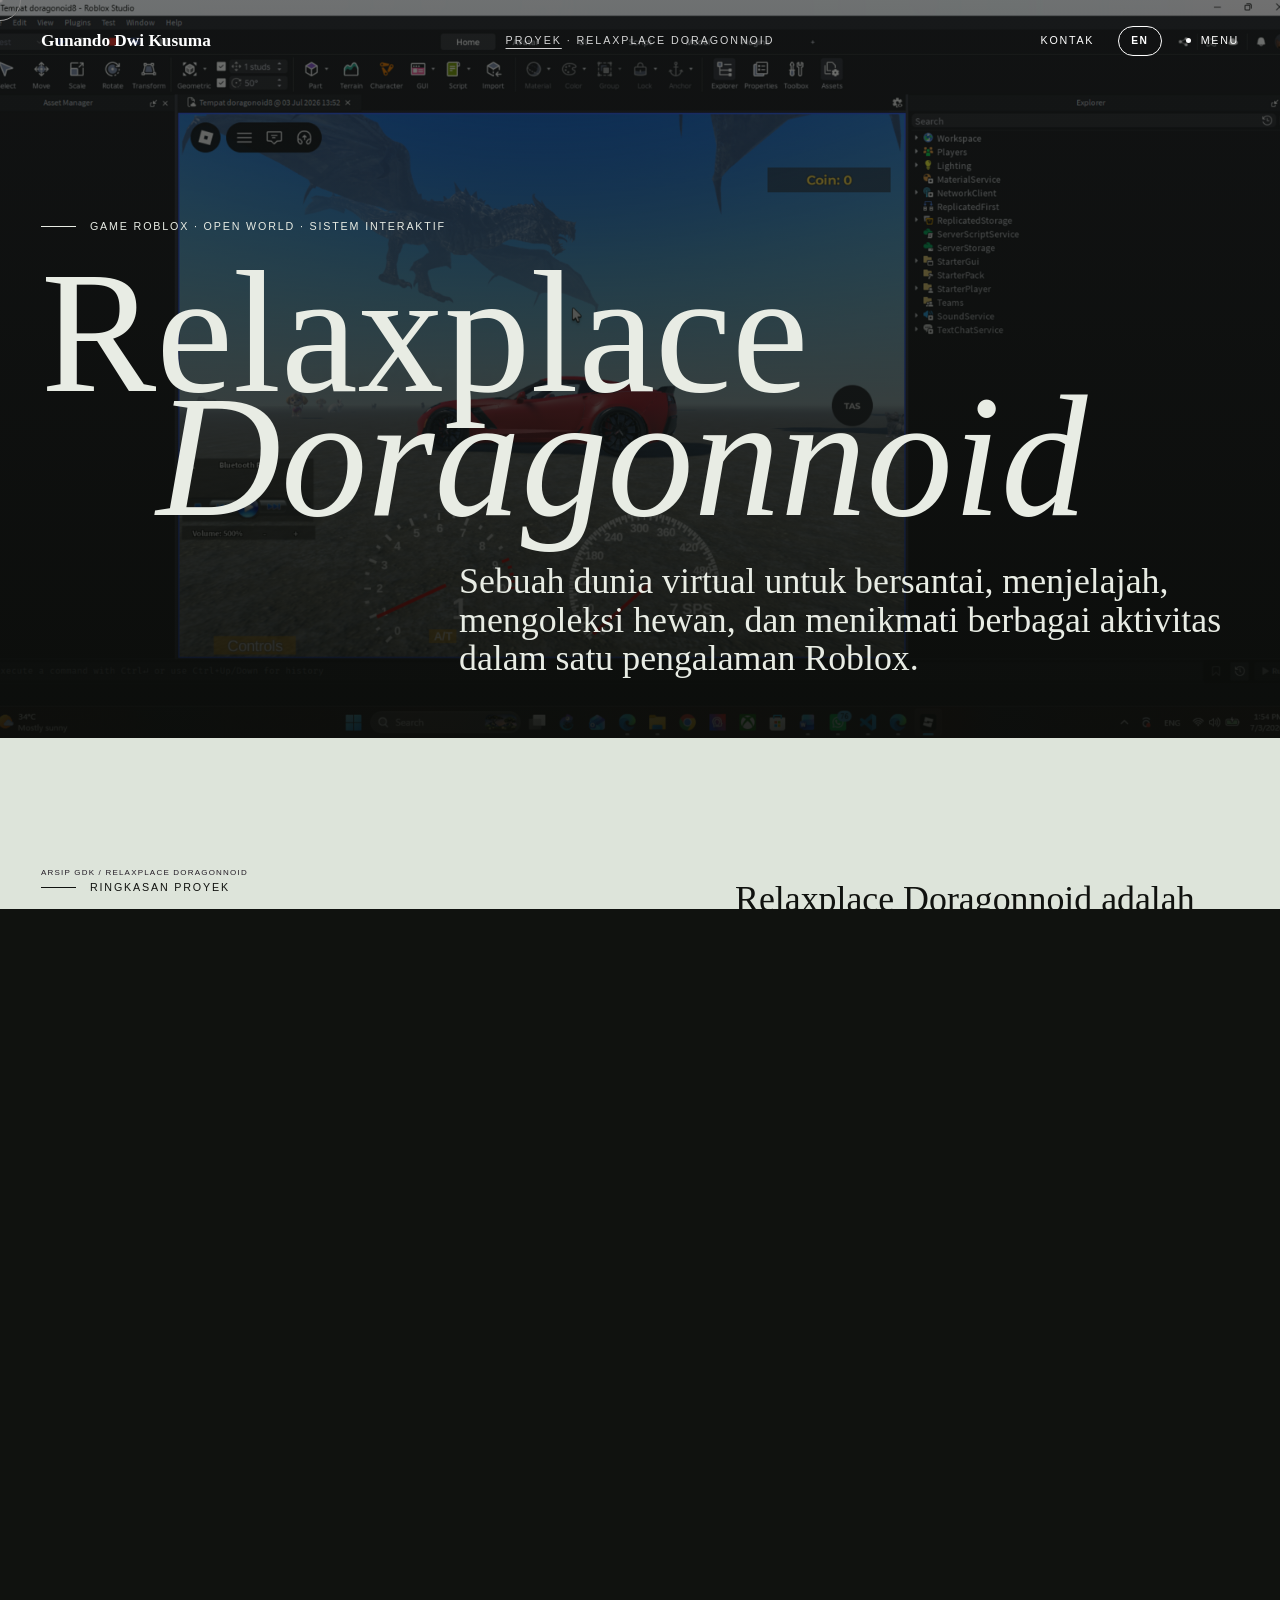
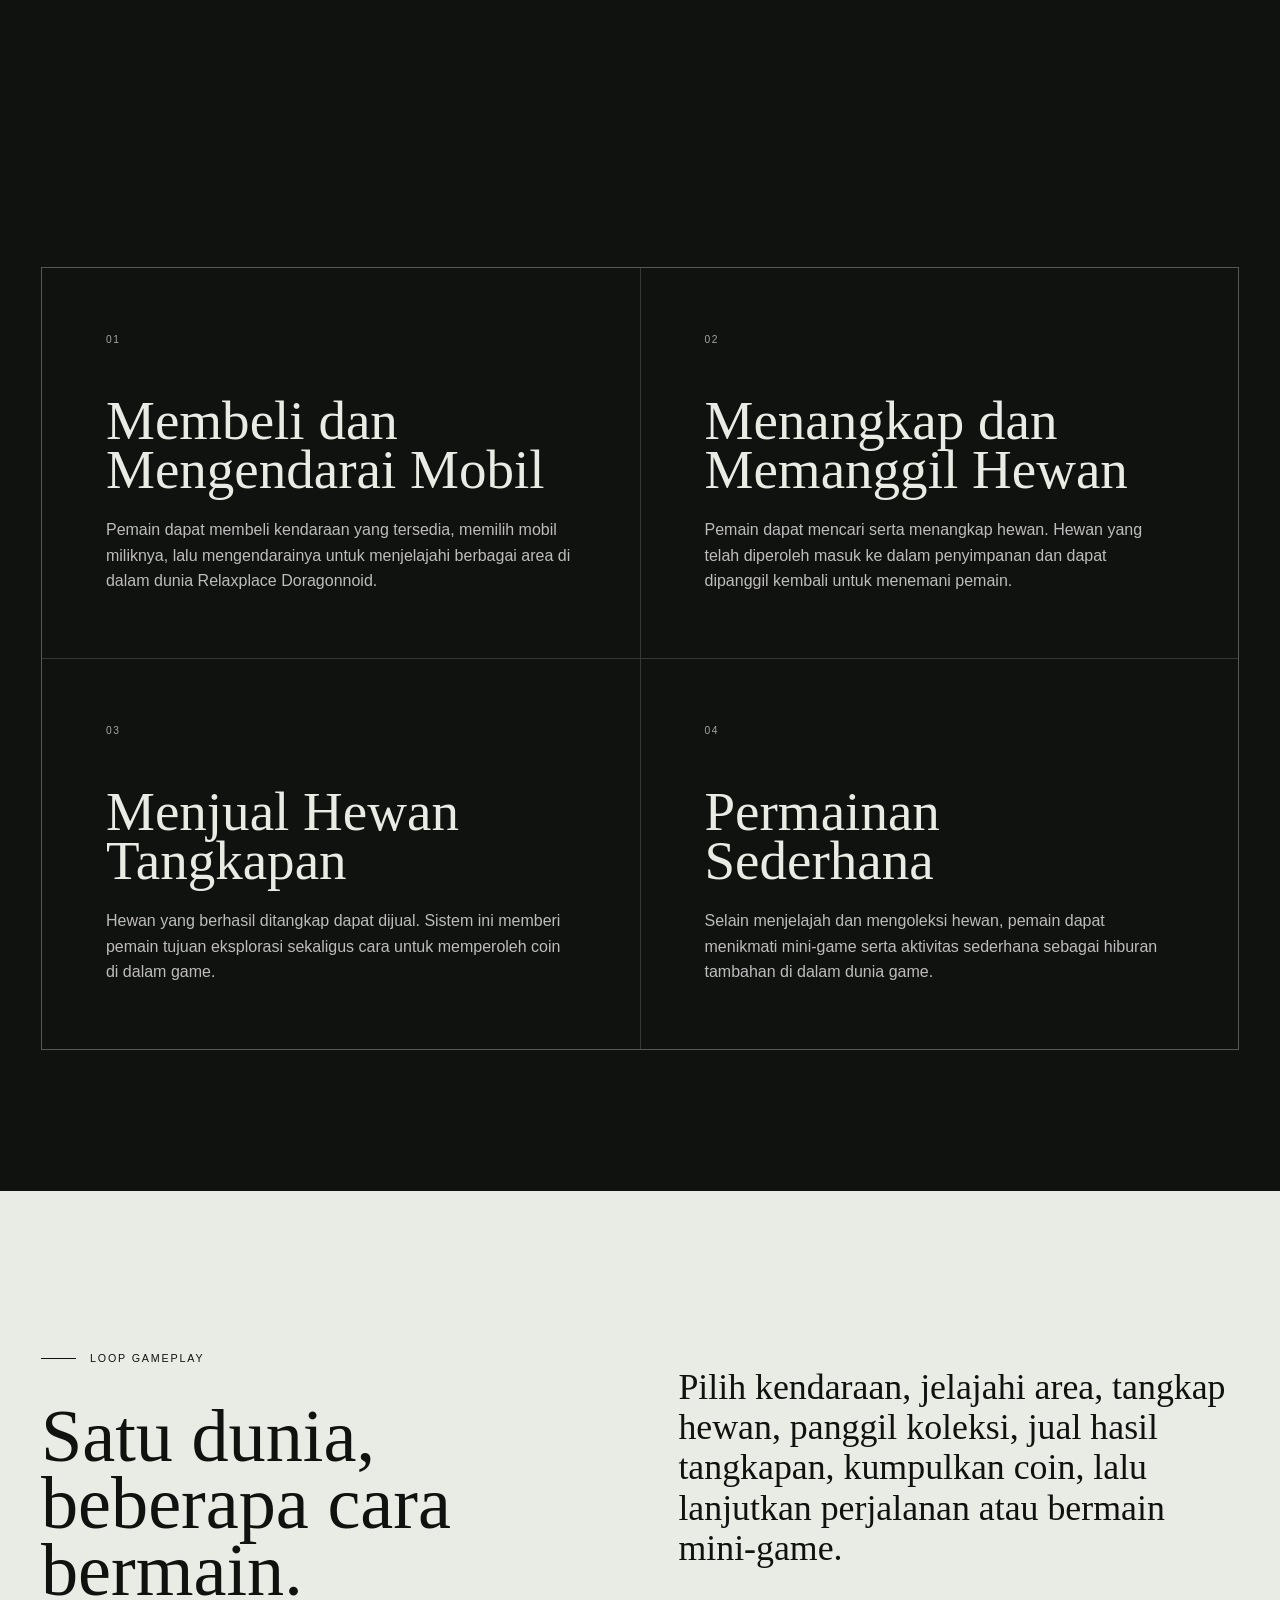
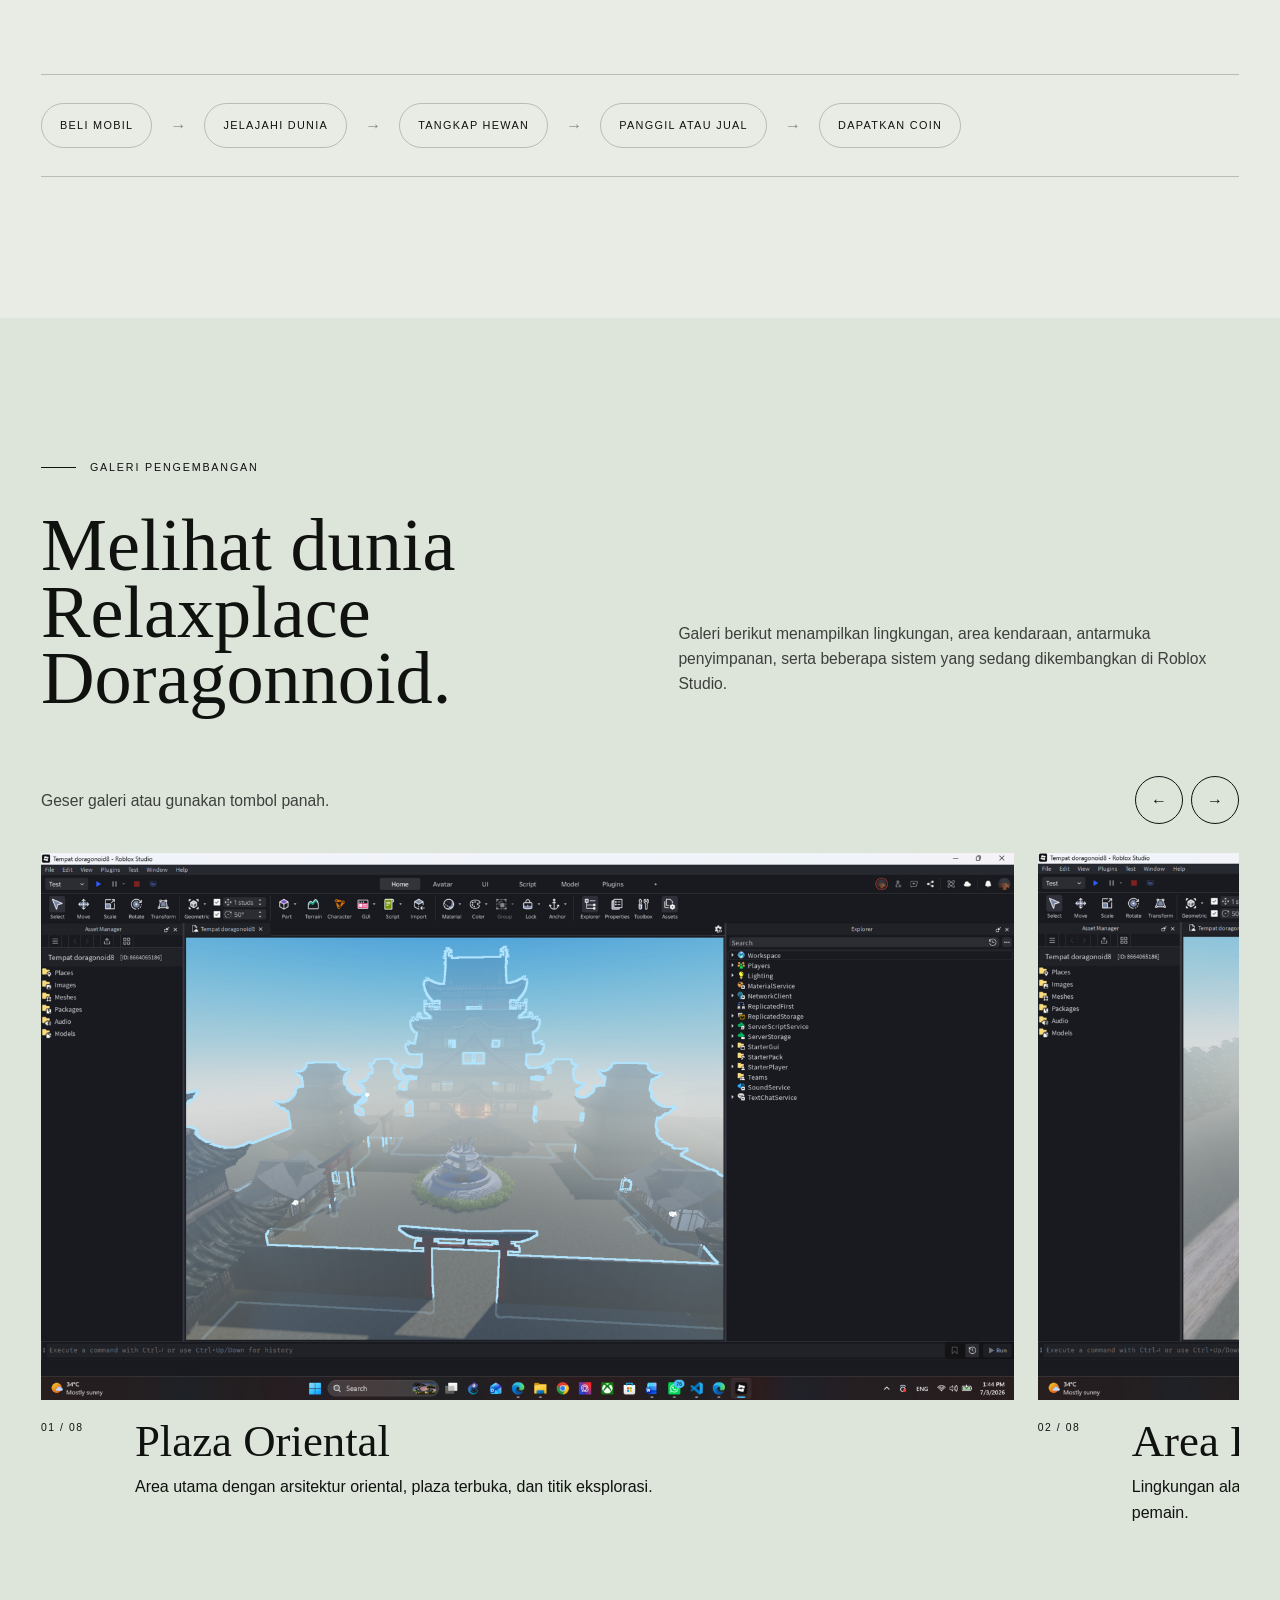
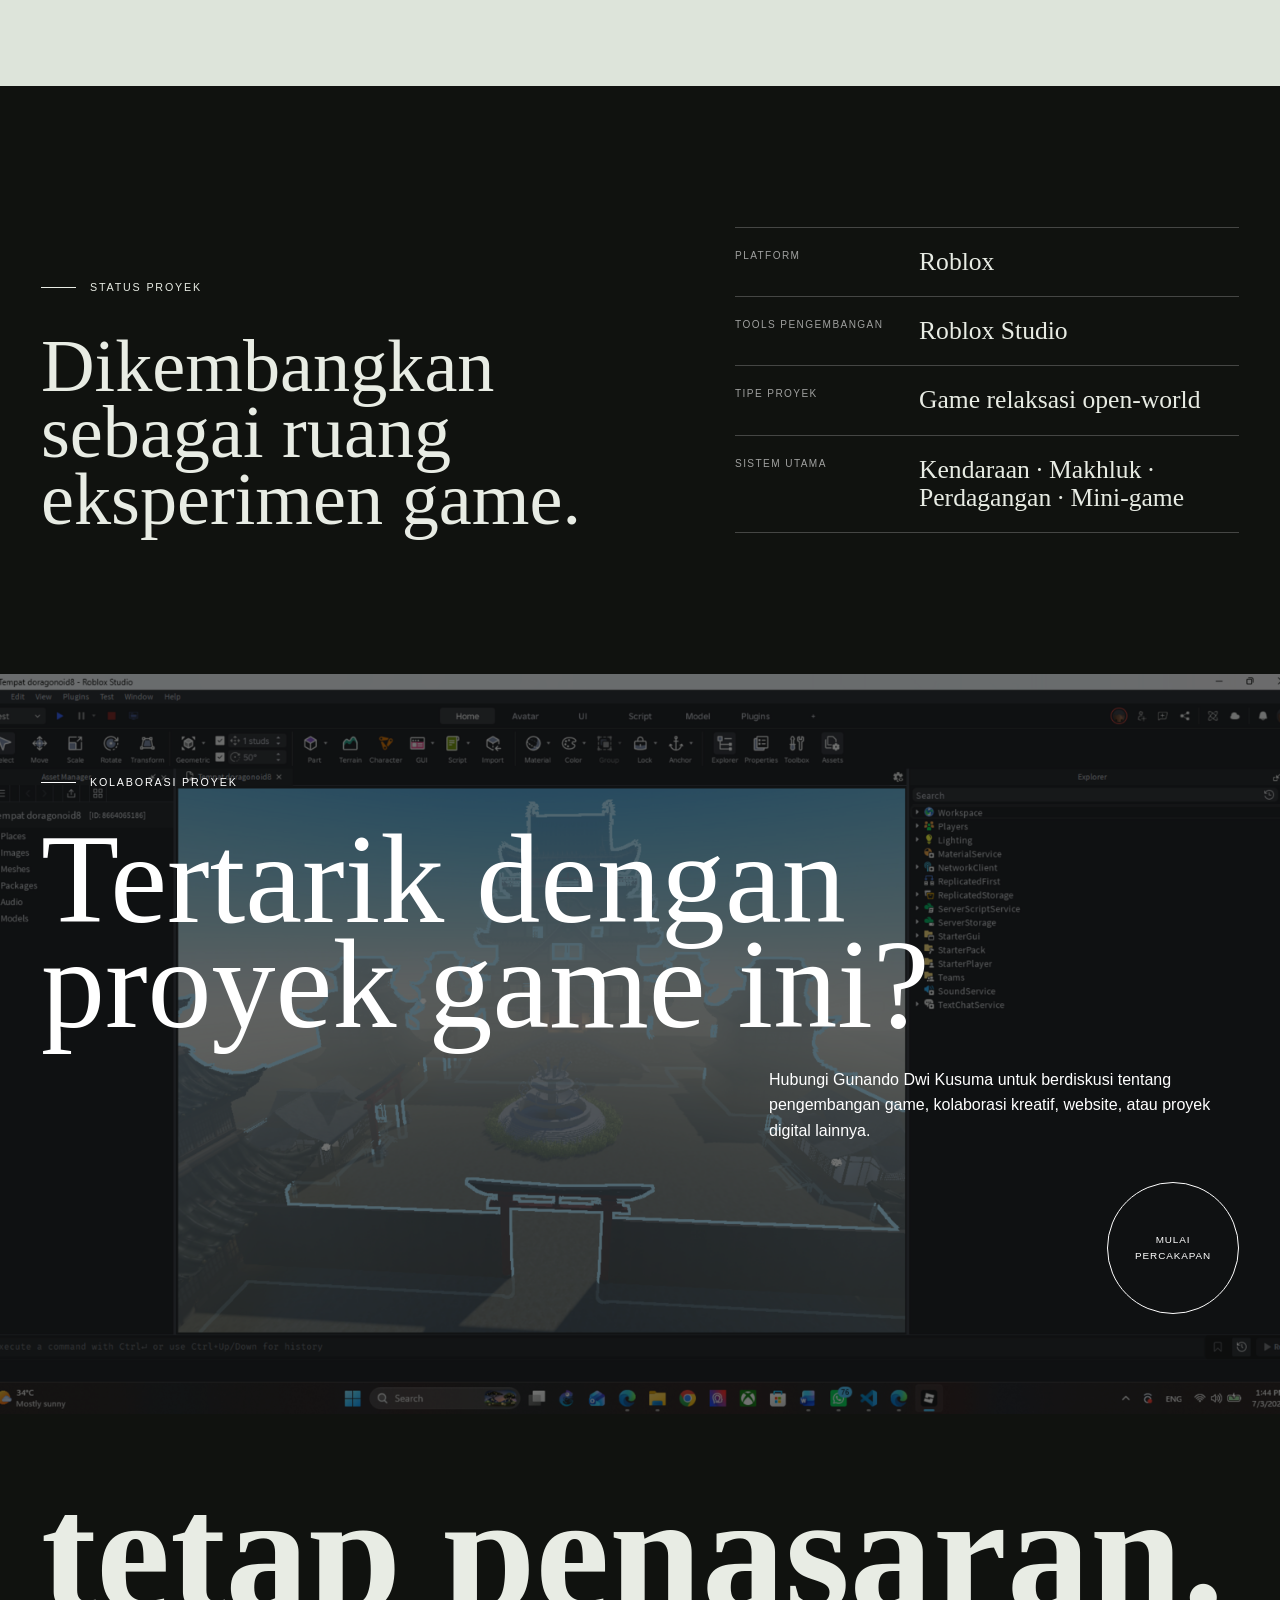
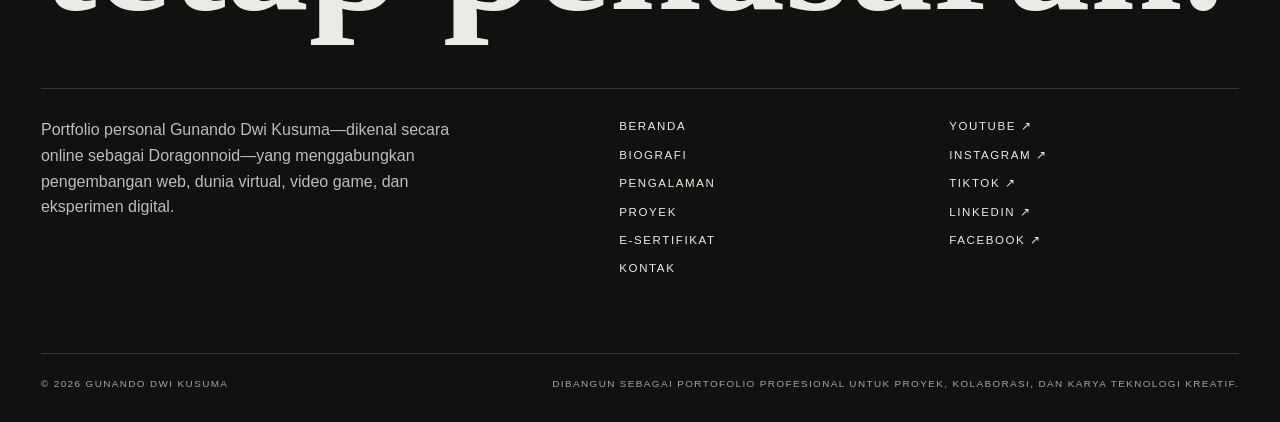
<file: relaxplace-doragonnoid.html>
<!doctype html>
<html lang="id">
<head>
  <meta charset="utf-8">
  <meta name="viewport" content="width=device-width,initial-scale=1">
  <meta name="description" content="Relaxplace Doragonnoid, proyek game Roblox karya Gunando Dwi Kusuma dengan kendaraan, penangkapan hewan, perdagangan, dan mini-game.">
  <meta name="theme-color" content="#10120f">
  <title>Relaxplace Doragonnoid — Detail Project</title>
  <link rel="icon" href="assets/logo.jpg">
  <link rel="stylesheet" href="styles.css">
  <script src="script.js" defer></script>
<noscript><style>.reveal{opacity:1!important;transform:none!important;filter:none!important}</style></noscript>
</head>
<body>
<a class="skip-link" href="#main">Lewati ke konten utama</a>
<div class="preloader" aria-hidden="true">
  <div class="preloader__inner">
    <div class="preloader__brand">Gunando Dwi Kusuma</div>
    <div class="preloader__row"><div class="preloader__bar"><span></span></div><div class="preloader__count">000%</div></div>
  </div>
</div>
<div class="cursor" aria-hidden="true"></div><div class="cursor-dot" aria-hidden="true"></div>
<div class="scroll-progress" aria-hidden="true"></div>
<header class="site-header">
  <a class="brand" href="index.html" aria-label="Gunando Dwi Kusuma home">Gunando Dwi Kusuma</a>
  <div class="header-center"><a href="projects.html" class="header-back-link">projects</a> · relaxplace doragonnoid</div>
  <div class="header-actions">
    <a class="text-button" href="contact.html">contact</a>
    <button class="menu-button" type="button" data-menu-open aria-expanded="false" aria-controls="menuOverlay"><span class="dot"></span>menu</button>
  </div>
</header>
<aside class="menu-overlay" id="menuOverlay" aria-label="Menu utama">
  <div class="menu-overlay__top">
    <a class="brand" href="index.html">Gunando Dwi Kusuma</a>
    <button class="menu-button" type="button" data-menu-close><span class="dot"></span>close</button>
  </div>
  <div class="menu-overlay__grid">
    <nav class="menu-overlay__nav">
      <ul class="menu-list">
        <li><a href="index.html"><span>Home</span><small>01</small></a></li>
        <li><a href="about.html"><span>Biography</span><small>02</small></a></li>
        <li><a href="experiences.html"><span>Experiences</span><small>03</small></a></li>
        <li><a href="projects.html" aria-current="page"><span>Projects</span><small>04</small></a></li>
        <li><a href="certificates.html"><span>E-Certificates</span><small>05</small></a></li>
        <li><a href="contact.html"><span>Connect</span><small>06</small></a></li>
      </ul>
      <div class="menu-overlay__meta"><span>Jakarta · Indonesia</span><span>Available for collaboration</span></div>
    </nav>
    <div class="menu-overlay__visual"><img src="assets/relaxplace-dragon-car.png" alt="Relaxplace Doragonnoid project"><p class="menu-quote">A relaxing Roblox world shaped by exploration, vehicles, creatures, and playful systems.</p></div>
  </div>
</aside>

<main id="main">
  <section class="page-hero project-page-hero">
    <div class="page-hero__media"><img src="assets/relaxplace-dragon-car.png" alt="Relaxplace Doragonnoid Roblox game"></div>
    <div class="eyebrow">roblox game · open world · interactive systems</div>
    <h1><span>Relaxplace</span> <em>Doragonnoid</em></h1>
    <p class="page-hero__lead">Sebuah dunia virtual untuk bersantai, menjelajah, mengoleksi hewan, dan menikmati berbagai aktivitas dalam satu pengalaman Roblox.</p>
  </section>

  <section class="section section--paper2">
    <div class="project-overview-grid">
      <div>
        <div class="eyebrow reveal">project overview</div>
        <h2 class="display display--small reveal">Tempat bermain yang santai, luas, dan penuh aktivitas.</h2>
      </div>
      <div class="project-overview-copy reveal reveal-delay-1">
        <p class="lead">Relaxplace Doragonnoid adalah proyek game yang dikembangkan menggunakan Roblox Studio dengan konsep ruang santai dan eksplorasi dunia terbuka.</p>
        <p class="copy">Pemain dapat mengunjungi beragam area seperti kota, kawasan pegunungan, hutan, dan bangunan bergaya oriental. Setiap area dirancang sebagai tempat untuk berkendara, mencari hewan, mengelola koleksi, serta memainkan aktivitas sederhana.</p>
        <div class="project-tags" aria-label="Project categories"><span>Roblox Studio</span><span>Game Systems</span><span>Open World</span><span>Vehicle Gameplay</span></div>
      </div>
    </div>
  </section>

  <section class="section section--ink" id="features">
    <div class="eyebrow reveal">main features</div>
    <div class="grid-2 align-end"><h2 class="display display--small reveal">Fitur utama di dalam game.</h2><p class="copy reveal reveal-delay-1">Sistem permainan dibuat agar pemain mempunyai kegiatan yang jelas, tetapi tetap dapat menikmati dunia game dengan ritme yang santai.</p></div>
    <div class="game-feature-grid">
      <article class="game-feature reveal"><span>01</span><h3>Membeli dan Mengendarai Mobil</h3><p>Pemain dapat membeli kendaraan yang tersedia, memilih mobil miliknya, lalu mengendarainya untuk menjelajahi berbagai area di dalam dunia Relaxplace Doragonnoid.</p></article>
      <article class="game-feature reveal reveal-delay-1"><span>02</span><h3>Menangkap dan Memanggil Hewan</h3><p>Pemain dapat mencari serta menangkap hewan. Hewan yang telah diperoleh masuk ke dalam penyimpanan dan dapat dipanggil kembali untuk menemani pemain.</p></article>
      <article class="game-feature reveal"><span>03</span><h3>Menjual Hewan Tangkapan</h3><p>Hewan yang berhasil ditangkap dapat dijual. Sistem ini memberi pemain tujuan eksplorasi sekaligus cara untuk memperoleh coin di dalam game.</p></article>
      <article class="game-feature reveal reveal-delay-1"><span>04</span><h3>Permainan Sederhana</h3><p>Selain menjelajah dan mengoleksi hewan, pemain dapat menikmati mini-game serta aktivitas sederhana sebagai hiburan tambahan di dalam dunia game.</p></article>
    </div>
  </section>

  <section class="section project-flow-section">
    <div class="grid-2 align-end">
      <div><div class="eyebrow reveal">gameplay loop</div><h2 class="display display--small reveal">Satu dunia, beberapa cara bermain.</h2></div>
      <p class="lead reveal reveal-delay-1">Pilih kendaraan, jelajahi area, tangkap hewan, panggil koleksi, jual hasil tangkapan, kumpulkan coin, lalu lanjutkan perjalanan atau bermain mini-game.</p>
    </div>
    <div class="project-flow reveal" aria-label="Alur permainan">
      <span>Beli mobil</span><b>→</b><span>Jelajahi dunia</span><b>→</b><span>Tangkap hewan</span><b>→</b><span>Panggil atau jual</span><b>→</b><span>Dapatkan coin</span>
    </div>
  </section>

  <section class="section section--paper2" id="gallery">
    <div class="eyebrow reveal">development gallery</div>
    <div class="grid-2 align-end"><h2 class="display display--small reveal">Melihat dunia Relaxplace Doragonnoid.</h2><p class="copy reveal reveal-delay-1">Galeri berikut menampilkan lingkungan, area kendaraan, antarmuka penyimpanan, serta beberapa sistem yang sedang dikembangkan di Roblox Studio.</p></div>
    <div class="slider-shell project-gallery">
      <div class="slider-head"><p class="copy">Geser galeri atau gunakan tombol panah.</p><div class="slider-controls"><button class="slider-button" data-slider-prev="projectGallery" aria-label="Gambar sebelumnya">←</button><button class="slider-button" data-slider-next="projectGallery" aria-label="Gambar berikutnya">→</button></div></div>
      <div class="horizontal-slider" id="projectGallery" data-slider>
        <article class="slide-card"><div class="slide-card__image"><img src="assets/relaxplace-palace.png" alt="Area istana dan plaza Relaxplace Doragonnoid"></div><div class="slide-card__body"><span class="slide-card__num">01 / 08</span><div><h3>Oriental Plaza</h3><p>Area utama dengan arsitektur oriental, plaza terbuka, dan titik eksplorasi.</p></div></div></article>
        <article class="slide-card"><div class="slide-card__image"><img src="assets/relaxplace-lake.png" alt="Danau di Relaxplace Doragonnoid"></div><div class="slide-card__body"><span class="slide-card__num">02 / 08</span><div><h3>Lake Area</h3><p>Lingkungan alam dengan danau, rumput, dan jalur yang dapat dijelajahi pemain.</p></div></div></article>
        <article class="slide-card"><div class="slide-card__image"><img src="assets/relaxplace-mountains.png" alt="Pegunungan di Relaxplace Doragonnoid"></div><div class="slide-card__body"><span class="slide-card__num">03 / 08</span><div><h3>Mountain Range</h3><p>Pemandangan pegunungan untuk memperluas atmosfer dan skala dunia game.</p></div></div></article>
        <article class="slide-card"><div class="slide-card__image"><img src="assets/relaxplace-forest-road.png" alt="Jalan hutan di Relaxplace Doragonnoid"></div><div class="slide-card__body"><span class="slide-card__num">04 / 08</span><div><h3>Forest Route</h3><p>Jalur perjalanan yang menghubungkan area dan mendukung eksplorasi menggunakan kendaraan.</p></div></div></article>
        <article class="slide-card"><div class="slide-card__image"><img src="assets/relaxplace-city.png" alt="Area kota dan jalan di Relaxplace Doragonnoid"></div><div class="slide-card__body"><span class="slide-card__num">05 / 08</span><div><h3>City District</h3><p>Kawasan kota dengan jalan raya, rumah, bangunan, dan ruang untuk berkendara.</p></div></div></article>
        <article class="slide-card"><div class="slide-card__image"><img src="assets/relaxplace-showroom.png" alt="Showroom mobil Relaxplace Doragonnoid"></div><div class="slide-card__body"><span class="slide-card__num">06 / 08</span><div><h3>Vehicle Showroom</h3><p>Tempat pemain melihat, membeli, dan memilih kendaraan yang akan digunakan.</p></div></div></article>
        <article class="slide-card"><div class="slide-card__image"><img src="assets/relaxplace-dragon-car.png" alt="Mobil dan naga di Relaxplace Doragonnoid"></div><div class="slide-card__body"><span class="slide-card__num">07 / 08</span><div><h3>Vehicle & Creature</h3><p>Interaksi dunia game yang mempertemukan sistem kendaraan dan makhluk koleksi.</p></div></div></article>
        <article class="slide-card"><div class="slide-card__image"><img src="assets/relaxplace-inventory.png" alt="Penyimpanan hewan dan item Relaxplace Doragonnoid"></div><div class="slide-card__body"><span class="slide-card__num">08 / 08</span><div><h3>Inventory System</h3><p>Antarmuka penyimpanan untuk mengelola hewan tangkapan, item, dan perbekalan.</p></div></div></article>
      </div>
    </div>
  </section>

  <section class="section section--ink project-status-section">
    <div class="project-status-grid">
      <div><div class="eyebrow reveal">project status</div><h2 class="display display--small reveal">Dikembangkan sebagai ruang eksperimen game.</h2></div>
      <div class="project-facts reveal reveal-delay-1">
        <div><span>Platform</span><strong>Roblox</strong></div>
        <div><span>Development Tool</span><strong>Roblox Studio</strong></div>
        <div><span>Project Type</span><strong>Open-world relaxation game</strong></div>
        <div><span>Core Systems</span><strong>Vehicle · Creature · Trading · Mini-game</strong></div>
      </div>
    </div>
  </section>

  <section class="cta project-cta"><img src="assets/relaxplace-palace.png" alt="Relaxplace Doragonnoid palace area"><div class="cta__inner"><div class="eyebrow">project collaboration</div><h2>Interested in this game project?</h2><p>Hubungi Gunando Dwi Kusuma untuk berdiskusi tentang pengembangan game, kolaborasi kreatif, website, atau proyek digital lainnya.</p><a class="round-link" href="contact.html">start a<br>conversation</a></div></section>
</main>

<footer class="site-footer">
<h2 class="footer-title">stay curious.</h2>
<div class="footer-grid">
<p>Portfolio personal Gunando Dwi Kusuma—dikenal secara online sebagai Doragonnoid—yang menggabungkan pengembangan web, dunia virtual, video game, dan eksperimen digital.</p>
<nav aria-label="Footer navigation" class="footer-nav"><a href="index.html">Home</a><a href="about.html">Biography</a><a href="experiences.html">Experiences</a><a href="projects.html">Projects</a><a href="certificates.html">E-Certificates</a><a href="contact.html">Connect</a></nav>
<nav aria-label="Social links" class="footer-nav"><a href="https://www.youtube.com/@doragonnoid_gunando_nava" rel="noopener" target="_blank">YouTube ↗</a><a href="https://www.instagram.com/doragonnoid_dwi_nava?igsh=MXVrMmJzcGdueThnNA==" rel="noopener" target="_blank">Instagram ↗</a><a href="https://www.tiktok.com/@doragonnoid_dwi_nava?_r=1&amp;_t=ZS-97iYIrTE72y" rel="noopener" target="_blank">TikTok ↗</a><a href="https://www.linkedin.com/in/gunando-dwi-kusuma-a0ba12266?utm_source=share_via&amp;utm_content=profile&amp;utm_medium=member_android" rel="noopener" target="_blank">LinkedIn ↗</a><a href="https://www.facebook.com/share/18pqBnQvHw/" rel="noopener" target="_blank">Facebook ↗</a></nav>
</div>
<div class="footer-bottom"><span>© <span data-year=""></span> Gunando Dwi Kusuma</span><span>Built as a professional portfolio for projects, collaboration, and creative technology work.</span></div>
</footer>

</body>
</html>
</file>
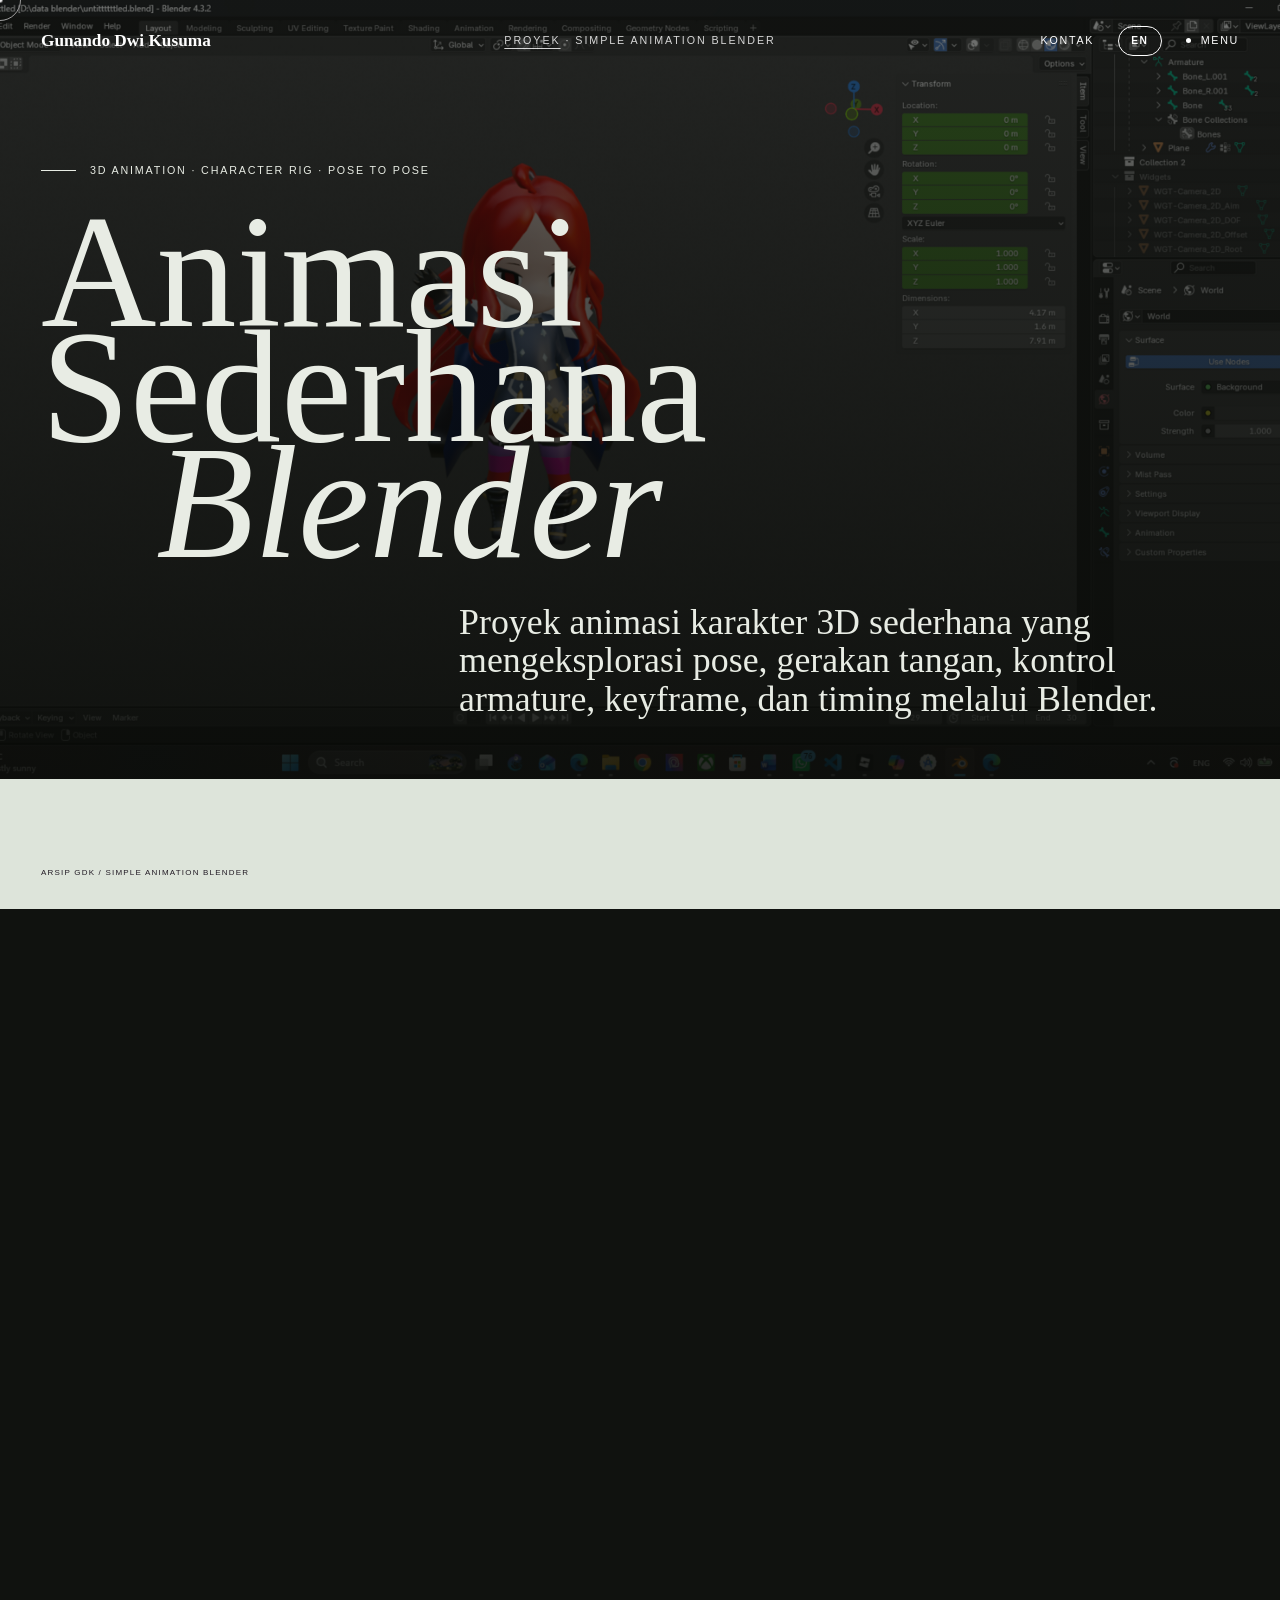
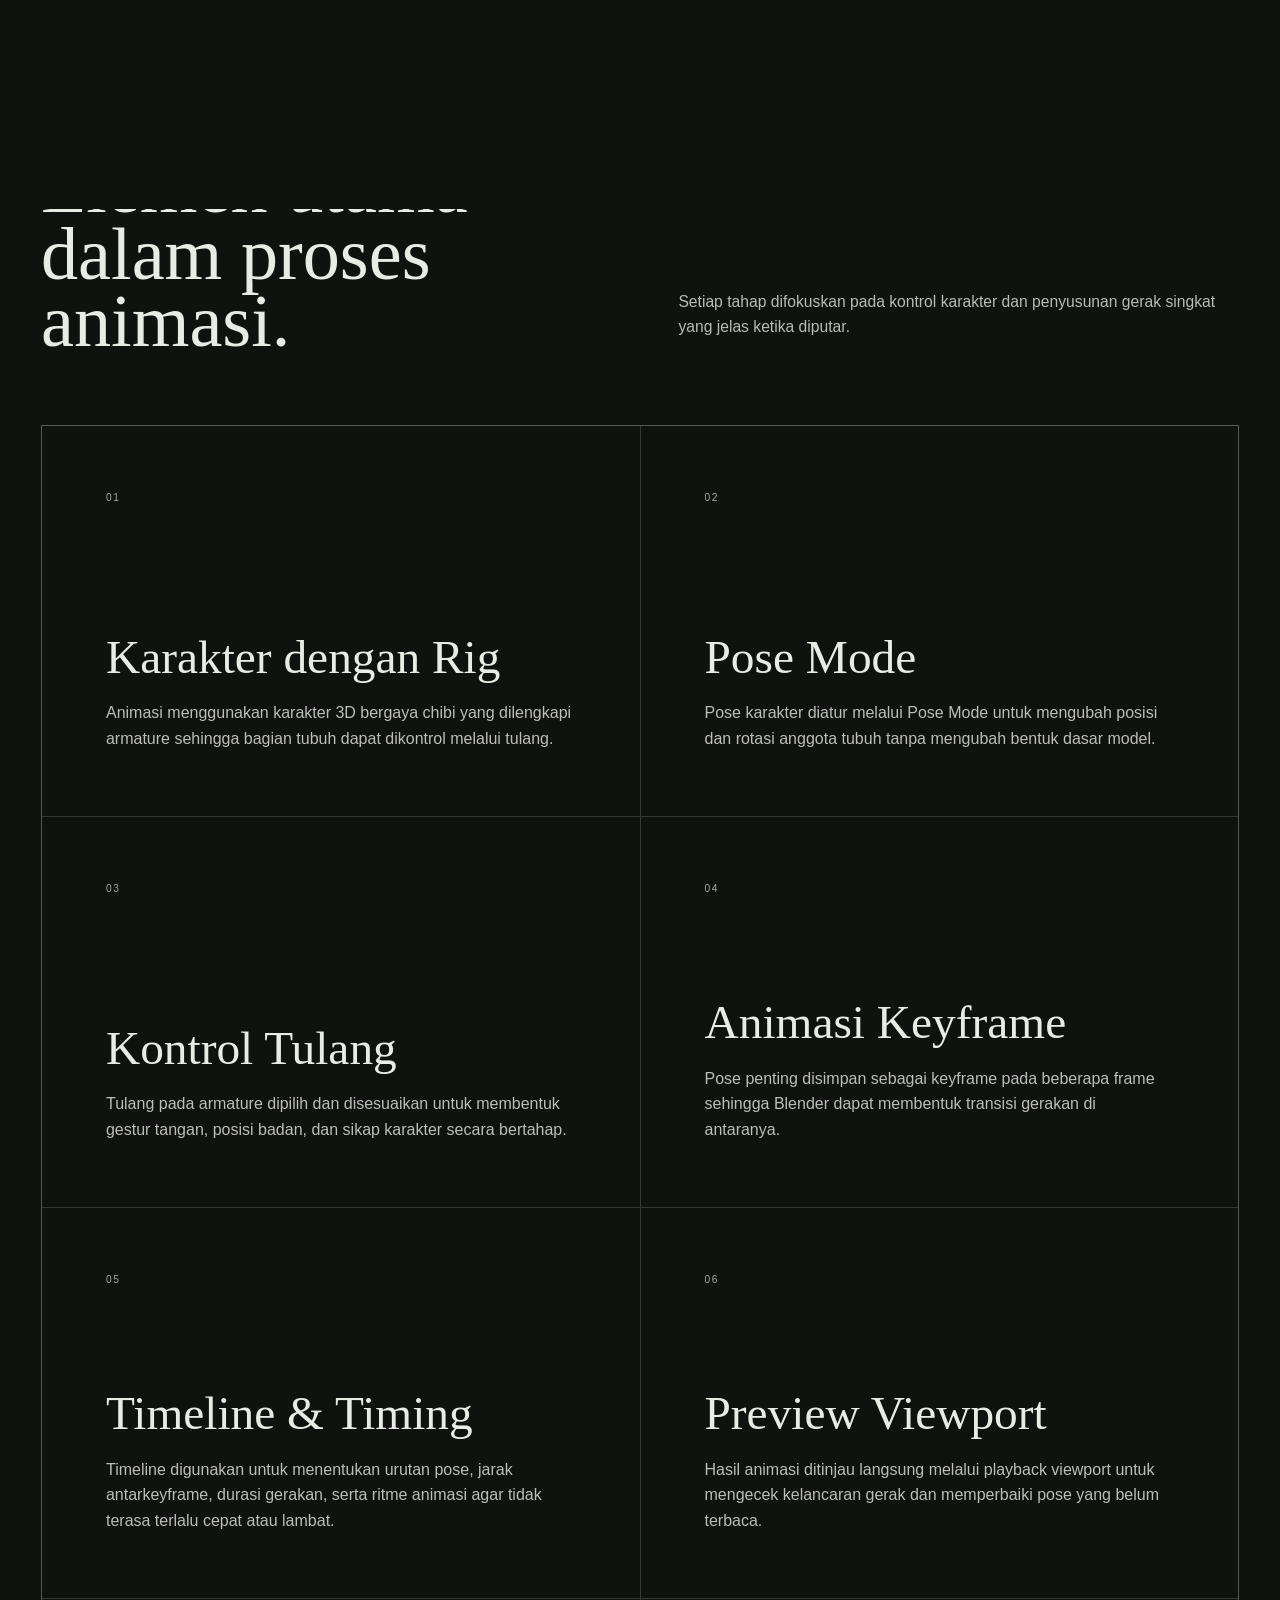
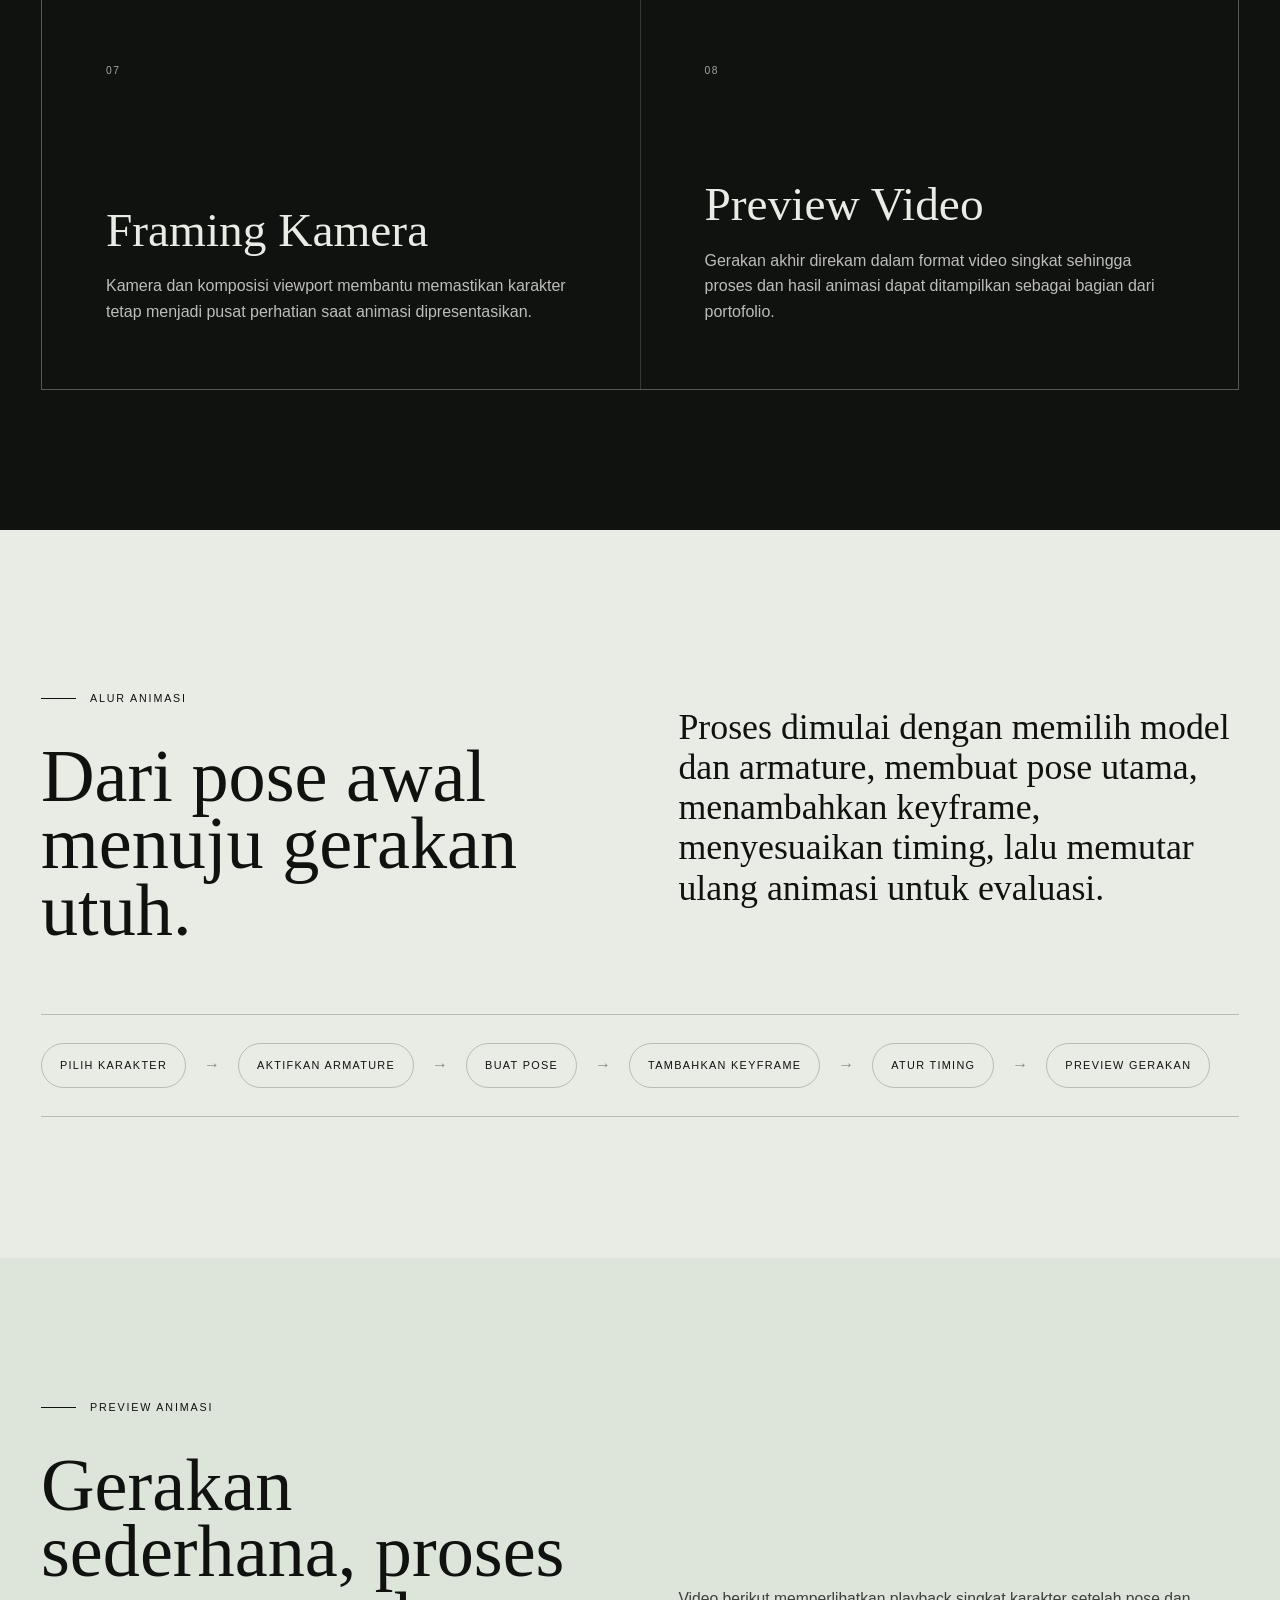
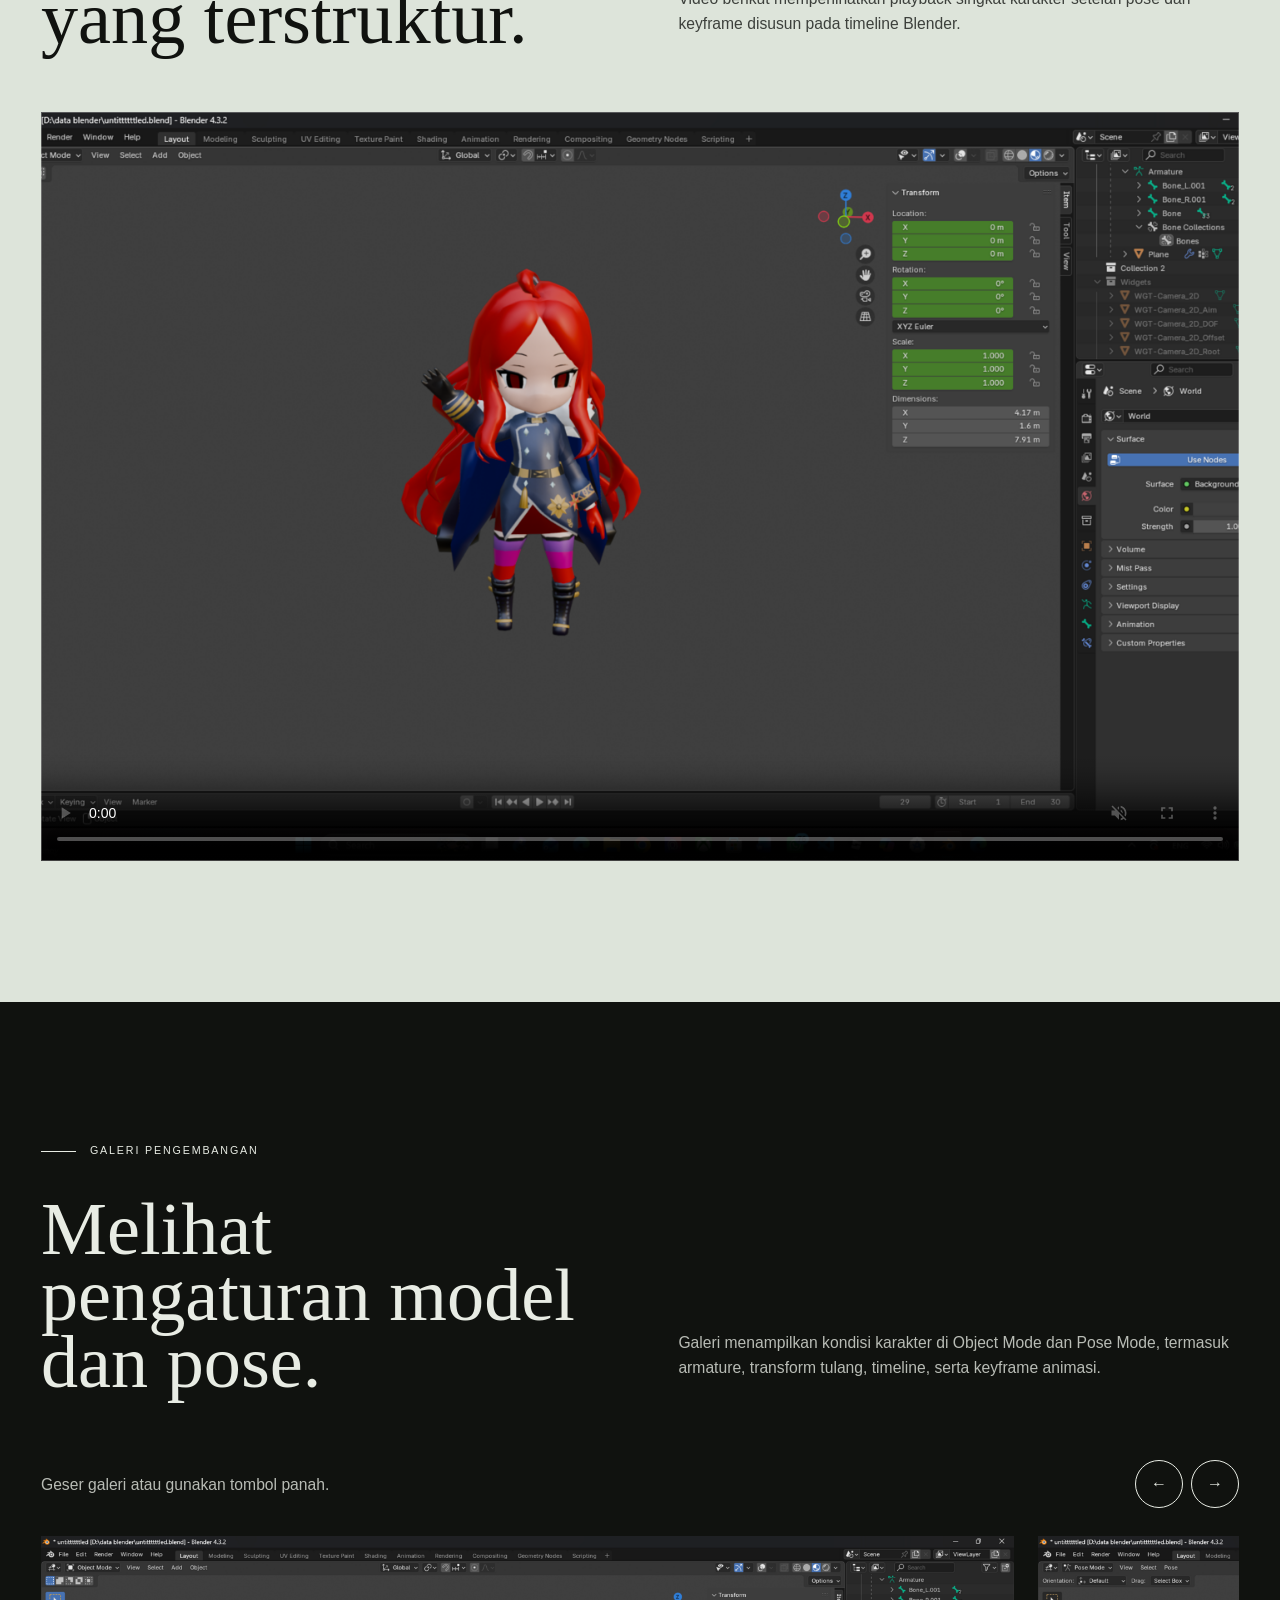
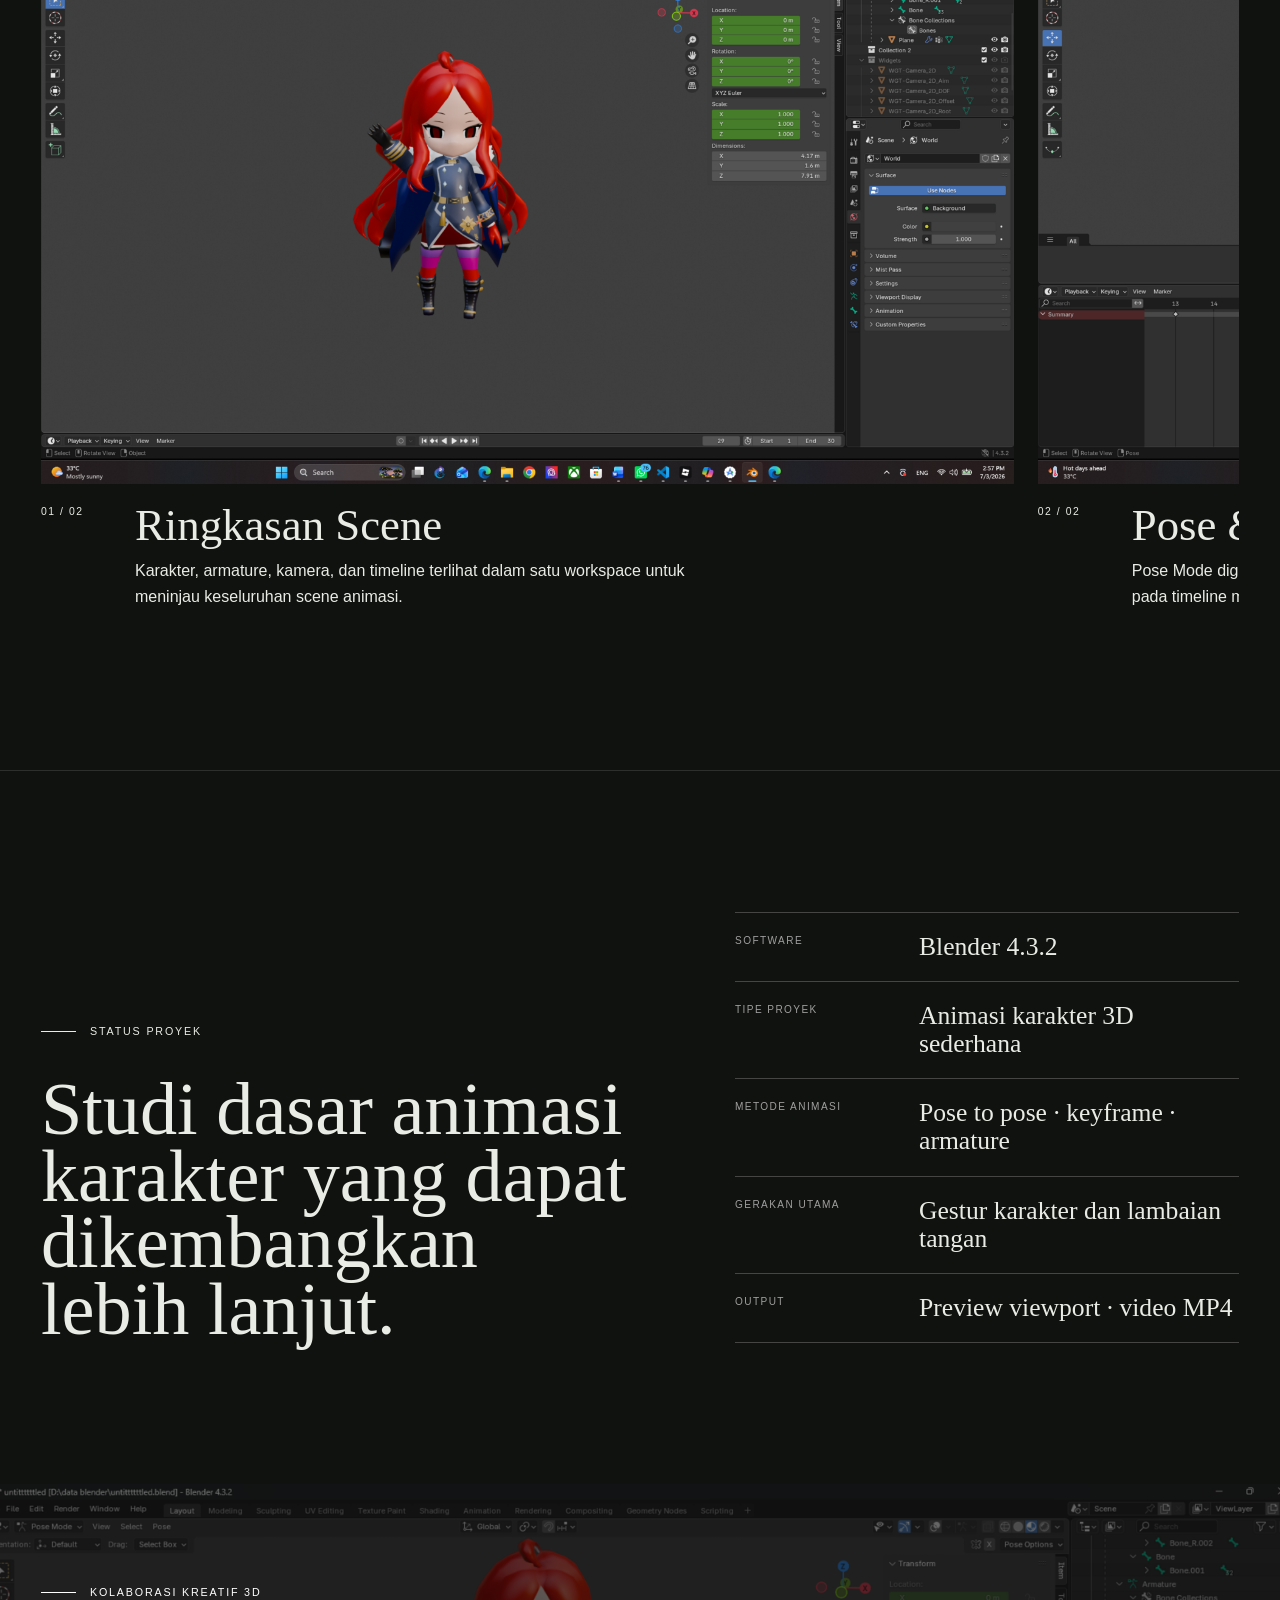
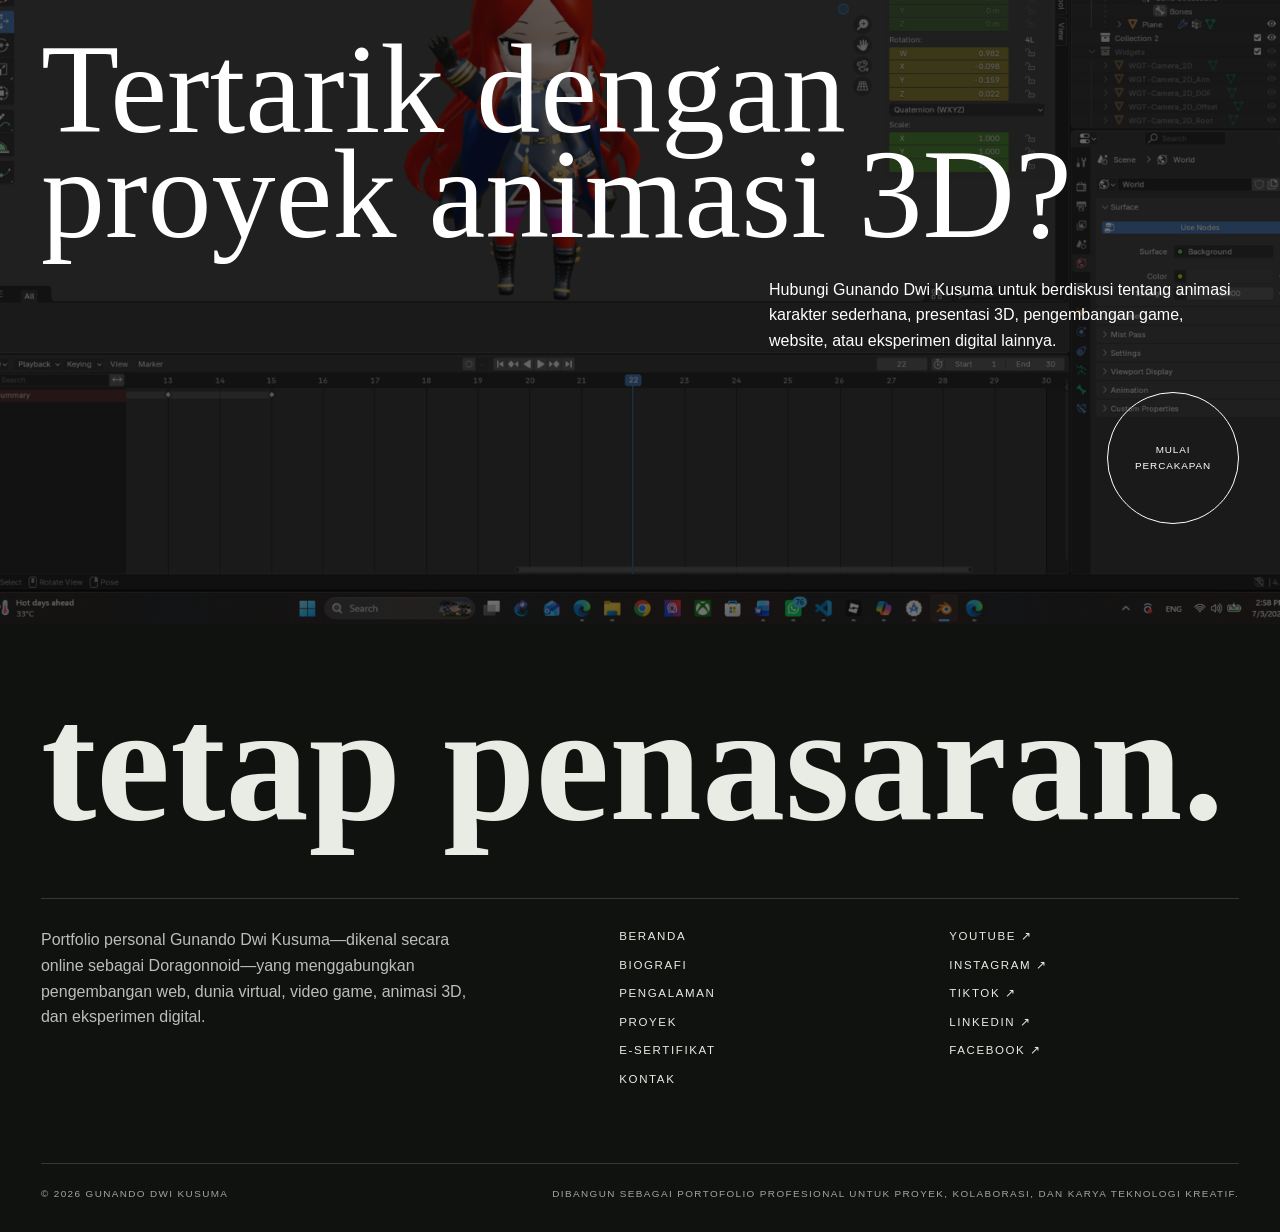
<file: simple-animation-blender.html>
<!doctype html>
<html lang="id">
<head>
  <meta charset="utf-8">
  <meta name="viewport" content="width=device-width,initial-scale=1">
  <meta name="description" content="Simple Animation Blender, proyek animasi karakter 3D sederhana karya Gunando Dwi Kusuma menggunakan rig, armature, Pose Mode, keyframe, timeline, dan camera preview.">
  <meta name="theme-color" content="#242424">
  <title>Simple Animation Blender — Detail Project</title>
  <link rel="icon" href="assets/logo.jpg">
  <link rel="stylesheet" href="styles.css">
  <script src="script.js" defer></script>
<noscript><style>.reveal{opacity:1!important;transform:none!important;filter:none!important}</style></noscript>
</head>
<body>
<a class="skip-link" href="#main">Lewati ke konten utama</a>
<div class="preloader" aria-hidden="true"><div class="preloader__inner"><div class="preloader__brand">Gunando Dwi Kusuma</div><div class="preloader__row"><div class="preloader__bar"><span></span></div><div class="preloader__count">000%</div></div></div></div>
<div class="cursor" aria-hidden="true"></div><div class="cursor-dot" aria-hidden="true"></div><div class="scroll-progress" aria-hidden="true"></div>
<header class="site-header">
  <a class="brand" href="index.html" aria-label="Gunando Dwi Kusuma home">Gunando Dwi Kusuma</a>
  <div class="header-center"><a href="projects.html" class="header-back-link">projects</a> · simple animation blender</div>
  <div class="header-actions"><a class="text-button" href="contact.html">contact</a><button class="menu-button" type="button" data-menu-open aria-expanded="false" aria-controls="menuOverlay"><span class="dot"></span>menu</button></div>
</header>
<aside class="menu-overlay" id="menuOverlay" aria-label="Menu utama">
  <div class="menu-overlay__top"><a class="brand" href="index.html">Gunando Dwi Kusuma</a><button class="menu-button" type="button" data-menu-close><span class="dot"></span>close</button></div>
  <div class="menu-overlay__grid">
    <nav class="menu-overlay__nav">
      <ul class="menu-list"><li><a href="index.html"><span>Home</span><small>01</small></a></li><li><a href="about.html"><span>Biography</span><small>02</small></a></li><li><a href="experiences.html"><span>Experiences</span><small>03</small></a></li><li><a href="projects.html" aria-current="page"><span>Projects</span><small>04</small></a></li><li><a href="certificates.html"><span>E-Certificates</span><small>05</small></a></li>
        <li><a href="contact.html"><span>Connect</span><small>06</small></a></li></ul>
      <div class="menu-overlay__meta"><span>Jakarta · Indonesia</span><span>Available for collaboration</span></div>
    </nav>
    <div class="menu-overlay__visual"><img src="assets/blender-animation-pose.png" alt="Simple animation character in Blender"><p class="menu-quote">A compact 3D animation study focused on rig control, posing, timing, and a readable character gesture.</p></div>
  </div>
</aside>

<main id="main">
  <section class="page-hero project-page-hero blender-page-hero">
    <div class="page-hero__media"><img src="assets/blender-animation-overview.png" alt="Proyek Simple Animation Blender di viewport Blender"></div>
    <div class="eyebrow">3d animation · character rig · pose to pose</div>
    <h1><span>Simple Animation</span><em>Blender</em></h1>
    <p class="page-hero__lead">Proyek animasi karakter 3D sederhana yang mengeksplorasi pose, gerakan tangan, kontrol armature, keyframe, dan timing melalui Blender.</p>
  </section>

  <section class="section section--paper2">
    <div class="project-overview-grid">
      <div><div class="eyebrow reveal">project overview</div><h2 class="display display--small reveal">Mengubah karakter statis menjadi gerakan yang ekspresif.</h2></div>
      <div class="project-overview-copy reveal reveal-delay-1">
        <p class="lead">Simple Animation Blender adalah latihan animasi karakter 3D dengan gerakan singkat berupa pose dan gestur melambaikan tangan.</p>
        <p class="copy">Proyek memanfaatkan model karakter bergaya chibi yang telah memiliki armature. Gerakan dibentuk melalui Pose Mode dengan mengatur tulang karakter, menyimpan perubahan pada keyframe, dan meninjau hasilnya melalui timeline serta playback viewport. Fokus utamanya adalah memahami dasar pose-to-pose, keterbacaan gestur, dan pengaturan waktu animasi.</p>
        <div class="project-tags" aria-label="Project categories"><span>Blender</span><span>3D Animation</span><span>Armature</span><span>Keyframe</span><span>Character Pose</span></div>
      </div>
    </div>
  </section>

  <section class="section section--ink" id="features">
    <div class="eyebrow reveal">main features</div>
    <div class="grid-2 align-end"><h2 class="display display--small reveal">Elemen utama dalam proses animasi.</h2><p class="copy reveal reveal-delay-1">Setiap tahap difokuskan pada kontrol karakter dan penyusunan gerak singkat yang jelas ketika diputar.</p></div>
    <div class="game-feature-grid blender-feature-grid">
      <article class="game-feature reveal"><span>01</span><h3>Rigged Character</h3><p>Animasi menggunakan karakter 3D bergaya chibi yang dilengkapi armature sehingga bagian tubuh dapat dikontrol melalui tulang.</p></article>
      <article class="game-feature reveal reveal-delay-1"><span>02</span><h3>Pose Mode</h3><p>Pose karakter diatur melalui Pose Mode untuk mengubah posisi dan rotasi anggota tubuh tanpa mengubah bentuk dasar model.</p></article>
      <article class="game-feature reveal"><span>03</span><h3>Bone Control</h3><p>Tulang pada armature dipilih dan disesuaikan untuk membentuk gestur tangan, posisi badan, dan sikap karakter secara bertahap.</p></article>
      <article class="game-feature reveal reveal-delay-1"><span>04</span><h3>Keyframe Animation</h3><p>Pose penting disimpan sebagai keyframe pada beberapa frame sehingga Blender dapat membentuk transisi gerakan di antaranya.</p></article>
      <article class="game-feature reveal"><span>05</span><h3>Timeline & Timing</h3><p>Timeline digunakan untuk menentukan urutan pose, jarak antarkeyframe, durasi gerakan, serta ritme animasi agar tidak terasa terlalu cepat atau lambat.</p></article>
      <article class="game-feature reveal reveal-delay-1"><span>06</span><h3>Viewport Preview</h3><p>Hasil animasi ditinjau langsung melalui playback viewport untuk mengecek kelancaran gerak dan memperbaiki pose yang belum terbaca.</p></article>
      <article class="game-feature reveal"><span>07</span><h3>Camera Framing</h3><p>Kamera dan komposisi viewport membantu memastikan karakter tetap menjadi pusat perhatian saat animasi dipresentasikan.</p></article>
      <article class="game-feature reveal reveal-delay-1"><span>08</span><h3>Video Preview</h3><p>Gerakan akhir direkam dalam format video singkat sehingga proses dan hasil animasi dapat ditampilkan sebagai bagian dari portofolio.</p></article>
    </div>
  </section>

  <section class="section project-flow-section">
    <div class="grid-2 align-end"><div><div class="eyebrow reveal">animation workflow</div><h2 class="display display--small reveal">Dari pose awal menuju gerakan utuh.</h2></div><p class="lead reveal reveal-delay-1">Proses dimulai dengan memilih model dan armature, membuat pose utama, menambahkan keyframe, menyesuaikan timing, lalu memutar ulang animasi untuk evaluasi.</p></div>
    <div class="project-flow reveal" aria-label="Alur pembuatan animasi"><span>Pilih karakter</span><b>→</b><span>Aktifkan armature</span><b>→</b><span>Buat pose</span><b>→</b><span>Tambahkan keyframe</span><b>→</b><span>Atur timing</span><b>→</b><span>Preview gerakan</span></div>
  </section>

  <section class="section section--paper2" id="preview">
    <div class="grid-2 align-end"><div><div class="eyebrow reveal">animation preview</div><h2 class="display display--small reveal">Gerakan sederhana, proses yang terstruktur.</h2></div><p class="copy reveal reveal-delay-1">Video berikut memperlihatkan playback singkat karakter setelah pose dan keyframe disusun pada timeline Blender.</p></div>
    <div class="media-frame media-frame--wide blender-video reveal" style="margin-top:60px"><video controls muted loop playsinline poster="assets/blender-animation-overview.png"><source src="assets/blender-simple-animation.mp4" type="video/mp4">Browser Anda tidak mendukung video.</video></div>
  </section>

  <section class="section section--ink" id="gallery">
    <div class="eyebrow reveal">development gallery</div>
    <div class="grid-2 align-end"><h2 class="display display--small reveal">Melihat pengaturan model dan pose.</h2><p class="copy reveal reveal-delay-1">Galeri menampilkan kondisi karakter di Object Mode dan Pose Mode, termasuk armature, transform tulang, timeline, serta keyframe animasi.</p></div>
    <div class="slider-shell project-gallery">
      <div class="slider-head"><p class="copy">Geser galeri atau gunakan tombol panah.</p><div class="slider-controls"><button class="slider-button" data-slider-prev="blenderGallery" aria-label="Gambar sebelumnya">←</button><button class="slider-button" data-slider-next="blenderGallery" aria-label="Gambar berikutnya">→</button></div></div>
      <div class="horizontal-slider" id="blenderGallery" data-slider>
        <article class="slide-card"><div class="slide-card__image"><img src="assets/blender-animation-overview.png" alt="Tampilan karakter dan scene Blender pada Object Mode"></div><div class="slide-card__body"><span class="slide-card__num">01 / 02</span><div><h3>Scene Overview</h3><p>Karakter, armature, kamera, dan timeline terlihat dalam satu workspace untuk meninjau keseluruhan scene animasi.</p></div></div></article>
        <article class="slide-card"><div class="slide-card__image"><img src="assets/blender-animation-pose.png" alt="Karakter pada Pose Mode dengan keyframe di timeline Blender"></div><div class="slide-card__body"><span class="slide-card__num">02 / 02</span><div><h3>Pose & Keyframe</h3><p>Pose Mode digunakan untuk mengatur tulang karakter, sementara keyframe pada timeline menyimpan perubahan gerakan.</p></div></div></article>
      </div>
    </div>
  </section>

  <section class="section section--ink project-status-section blender-status-section">
    <div class="project-status-grid">
      <div><div class="eyebrow reveal">project status</div><h2 class="display display--small reveal">Studi dasar animasi karakter yang dapat dikembangkan lebih lanjut.</h2></div>
      <div class="project-facts reveal reveal-delay-1">
        <div><span>Software</span><strong>Blender 4.3.2</strong></div>
        <div><span>Project Type</span><strong>Simple 3D character animation</strong></div>
        <div><span>Animation Method</span><strong>Pose to pose · keyframes · armature</strong></div>
        <div><span>Main Motion</span><strong>Character gesture and hand wave</strong></div>
        <div><span>Output</span><strong>Viewport preview · MP4 video</strong></div>
      </div>
    </div>
  </section>

  <section class="cta project-cta blender-cta"><img src="assets/blender-animation-pose.png" alt="Karakter 3D dalam Pose Mode Blender"><div class="cta__inner"><div class="eyebrow">3d creative collaboration</div><h2>Interested in a 3D animation project?</h2><p>Hubungi Gunando Dwi Kusuma untuk berdiskusi tentang animasi karakter sederhana, presentasi 3D, pengembangan game, website, atau eksperimen digital lainnya.</p><a class="round-link" href="contact.html">start a<br>conversation</a></div></section>
</main>

<footer class="site-footer"><h2 class="footer-title">stay curious.</h2><div class="footer-grid"><p>Portfolio personal Gunando Dwi Kusuma—dikenal secara online sebagai Doragonnoid—yang menggabungkan pengembangan web, dunia virtual, video game, animasi 3D, dan eksperimen digital.</p><nav aria-label="Footer navigation" class="footer-nav"><a href="index.html">Home</a><a href="about.html">Biography</a><a href="experiences.html">Experiences</a><a href="projects.html">Projects</a><a href="certificates.html">E-Certificates</a><a href="contact.html">Connect</a></nav><nav aria-label="Social links" class="footer-nav"><a href="https://www.youtube.com/@doragonnoid_gunando_nava" rel="noopener" target="_blank">YouTube ↗</a><a href="https://www.instagram.com/doragonnoid_dwi_nava?igsh=MXVrMmJzcGdueThnNA==" rel="noopener" target="_blank">Instagram ↗</a><a href="https://www.tiktok.com/@doragonnoid_dwi_nava?_r=1&amp;_t=ZS-97iYIrTE72y" rel="noopener" target="_blank">TikTok ↗</a><a href="https://www.linkedin.com/in/gunando-dwi-kusuma-a0ba12266?utm_source=share_via&amp;utm_content=profile&amp;utm_medium=member_android" rel="noopener" target="_blank">LinkedIn ↗</a><a href="https://www.facebook.com/share/18pqBnQvHw/" rel="noopener" target="_blank">Facebook ↗</a></nav></div><div class="footer-bottom"><span>© <span data-year></span> Gunando Dwi Kusuma</span><span>Built as a professional portfolio for projects, collaboration, and creative technology work.</span></div></footer>

</body>
</html>
</file>
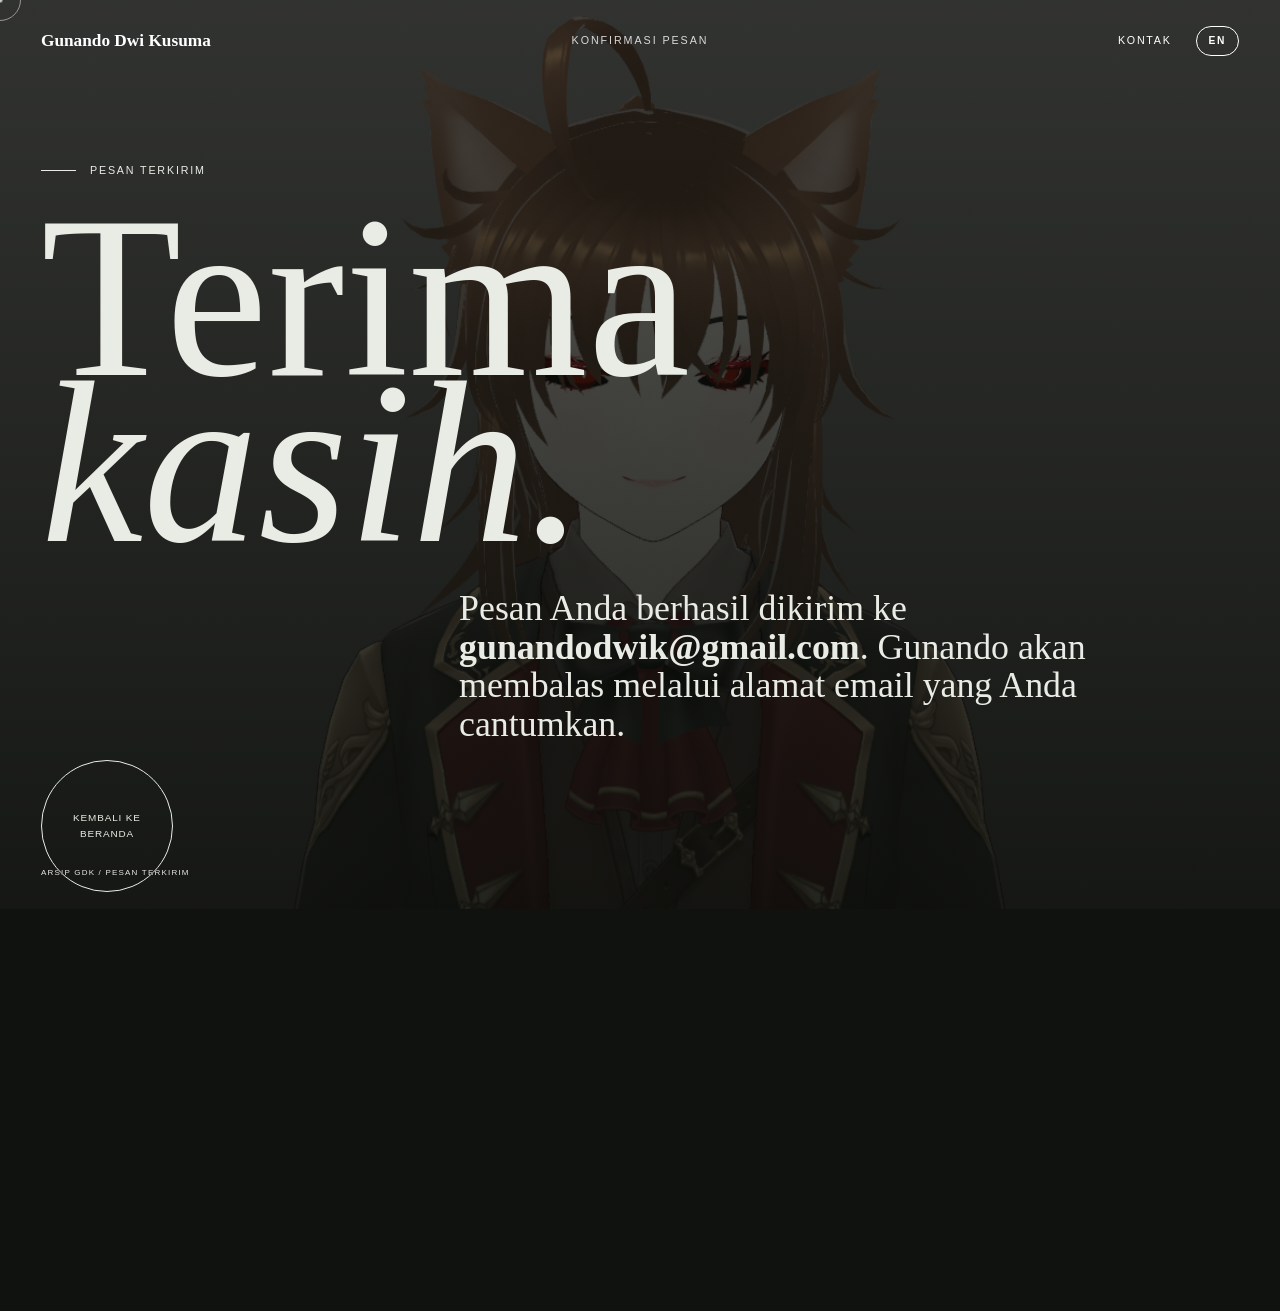
<file: thanks.html>
<!doctype html>
<html lang="id">
<head>
  <meta charset="utf-8">
  <meta name="viewport" content="width=device-width,initial-scale=1">
  <meta name="description" content="Konfirmasi pengiriman pesan ke Doragonnoid.">
  <meta name="theme-color" content="#10120f">
  <title>Pesan Terkirim — Gunando Dwi Kusuma</title>
  <link rel="icon" href="assets/logo.jpg">
  <link rel="stylesheet" href="styles.css">
  <script src="script.js" defer></script>
<noscript><style>.reveal{opacity:1!important;transform:none!important;filter:none!important}</style></noscript>
</head>
<body>
<a class="skip-link" href="#main">Lewati ke konten utama</a>
<div class="preloader" aria-hidden="true">
  <div class="preloader__inner">
    <div class="preloader__brand">Gunando Dwi Kusuma</div>
    <div class="preloader__row"><div class="preloader__bar"><span></span></div><div class="preloader__count">000%</div></div>
  </div>
</div>
<div class="cursor" aria-hidden="true"></div><div class="cursor-dot" aria-hidden="true"></div>
<div class="scroll-progress" aria-hidden="true"></div>
<header class="site-header is-solid">
  <a class="brand" href="index.html" aria-label="Gunando Dwi Kusuma home">Gunando Dwi Kusuma</a>
  <div class="header-center">message confirmation</div>
  <div class="header-actions"><a class="text-button" href="contact.html">connect</a></div>
</header>
<main id="main">
  <section class="page-hero">
    <div class="page-hero__media"><img src="assets/model-02.png" alt="Doragonnoid virtual character"></div>
    <div class="eyebrow">message delivered</div>
    <h1>Thank <em>you.</em></h1>
    <p class="page-hero__lead">Pesan Anda berhasil dikirim ke <strong>gunandodwik@gmail.com</strong>. Gunando akan membalas melalui alamat email yang Anda cantumkan.</p>
    <p><a class="round-link" href="index.html">back to<br>home</a></p>
  </section>
</main>
<footer class="site-footer">
  <h2 class="footer-title">stay curious.</h2>
  <div class="footer-bottom"><span>© <span data-year></span> Gunando Dwi Kusuma</span><span>Thank you for reaching out.</span></div>
</footer>
</body>
</html>
</file>
<file: styles.css>
:root {
  --ink: #10120f;
  --ink-soft: #242820;
  --paper: #e8ece4;
  --paper-2: #dde4da;
  --sage: #8f9b8f;
  --sage-dark: #5f695e;
  --line: rgba(16, 18, 15, 0.22);
  --white-line: rgba(255,255,255,.28);
  --serif: "Iowan Old Style", "Palatino Linotype", Palatino, "Book Antiqua", Georgia, serif;
  --sans: Inter, ui-sans-serif, -apple-system, BlinkMacSystemFont, "Segoe UI", Arial, sans-serif;
  --ease: cubic-bezier(.2,.75,.25,1);
  --pad: clamp(20px, 3.2vw, 58px);
  --header-h: 82px;
}

* { box-sizing: border-box; }
html { scroll-behavior: smooth; background: var(--ink); }
body {
  margin: 0;
  color: var(--ink);
  background: var(--paper);
  font-family: var(--sans);
  font-size: 16px;
  line-height: 1.6;
  overflow-x: hidden;
}
body.menu-open, body.modal-open { overflow: hidden; }
img, video { display: block; max-width: 100%; }
a { color: inherit; text-decoration: none; }
button, input, textarea { font: inherit; }
button { color: inherit; }
::selection { background: var(--ink); color: var(--paper); }

.skip-link {
  position: fixed; left: 16px; top: -80px; z-index: 10000;
  background: var(--paper); color: var(--ink); padding: 12px 16px;
  border: 1px solid var(--ink); transition: top .25s ease;
}
.skip-link:focus { top: 16px; }

.preloader {
  position: fixed; inset: 0; z-index: 9999; display: grid; place-items: center;
  background: var(--ink); color: var(--paper); transition: opacity .7s var(--ease), visibility .7s;
}
.preloader.is-hidden { opacity: 0; visibility: hidden; }
.preloader__inner { width: min(82vw, 720px); }
.preloader__brand {
  font-family: var(--serif); font-size: clamp(3rem, 9vw, 7.2rem); line-height: .88;
  letter-spacing:0; font-weight: 400; max-width: 980px;
}
.preloader__brand::after {
  content: "online as Doragonnoid"; display: block; margin-top: 20px;
  font-family: var(--sans); font-size: clamp(.62rem, 1.2vw, .78rem);
  line-height: 1.3; text-transform: uppercase; letter-spacing: .2em; opacity: .68;
}
.preloader__row { display: flex; justify-content: space-between; align-items: end; margin-top: 38px; }
.preloader__bar { height: 1px; background: rgba(255,255,255,.22); width: 70%; overflow: hidden; }
.preloader__bar span { display: block; height: 100%; width: 0; background: var(--paper); transition: width .08s linear; }
.preloader__count { font-size: .76rem; letter-spacing: .15em; }

.cursor, .cursor-dot {
  position: fixed; left: 0; top: 0; pointer-events: none; z-index: 10001;
  transform: translate(-50%, -50%); border-radius: 50%; display: none;
}
.cursor { width: 42px; height: 42px; border: 1px solid rgba(255,255,255,.65); mix-blend-mode: difference; transition: width .2s, height .2s; }
.cursor-dot { width: 5px; height: 5px; background: white; mix-blend-mode: difference; }
@media (hover:hover) and (pointer:fine) { .cursor, .cursor-dot { display: block; } }
.cursor.is-active { width: 66px; height: 66px; }

.scroll-progress { position: fixed; z-index: 900; left: 0; top: 0; height: 2px; width: 0; background: var(--paper); mix-blend-mode: difference; }

.site-header {
  position: fixed; z-index: 900; top: 0; left: 0; right: 0; height: var(--header-h);
  display: grid; grid-template-columns: 1fr auto 1fr; align-items: center;
  padding: 0 var(--pad); color: #fff; transition: color .4s, background .4s, transform .45s var(--ease);
}
.site-header.is-solid { background: rgba(232,236,228,.9); color: var(--ink); backdrop-filter: blur(16px); border-bottom: 1px solid rgba(16,18,15,.1); }
.site-header.is-hidden { transform: translateY(-110%); }
.brand { font-family: var(--serif); text-transform: none; font-size: clamp(.92rem, 1.35vw, 1.22rem); letter-spacing:0; font-weight: 600; white-space: nowrap; }
.header-center { font-size: .67rem; text-transform: uppercase; letter-spacing: .18em; opacity: .82; }
.header-actions { justify-self: end; display: flex; align-items: center; gap: 24px; }
.text-button, .menu-button, .icon-button {
  border: 0; background: transparent; padding: 8px 0; cursor: pointer; text-transform: uppercase;
  font-size: .67rem; letter-spacing: .16em; position: relative;
}
.text-button::after, .menu-button::after, .inline-link::after {
  content: ""; position: absolute; left: 0; right: 100%; bottom: 4px; height: 1px; background: currentColor;
  transition: right .35s var(--ease);
}
.text-button:hover::after, .menu-button:hover::after, .inline-link:hover::after { right: 0; }
.menu-button { display: flex; align-items: center; gap: 10px; }
.menu-button span.dot { width: 5px; height: 5px; border-radius: 50%; background: currentColor; }
.lang-toggle {
  border: 1px solid currentColor;
  border-radius: 999px;
  background: transparent;
  color: inherit;
  min-width: 42px;
  height: 30px;
  padding: 0 12px;
  cursor: pointer;
  font-size: .64rem;
  font-weight: 800;
  letter-spacing: .16em;
  text-transform: uppercase;
  transition: background .25s, border-color .25s, color .25s, transform .25s;
}
.lang-toggle:hover { transform: translateY(-1px); }
.lang-toggle.is-active {
  background: #69c36d;
  border-color: #69c36d;
  color: #071006;
}

.menu-overlay {
  position: fixed; z-index: 950; inset: 0; color: var(--paper); background: var(--ink);
  visibility: hidden; opacity: 0; transition: opacity .55s var(--ease), visibility .55s;
}
.menu-overlay.is-open { visibility: visible; opacity: 1; }
.menu-overlay__top { height: var(--header-h); padding: 0 var(--pad); display: flex; align-items: center; justify-content: space-between; border-bottom: 1px solid rgba(255,255,255,.12); }
.menu-overlay__grid { min-height: calc(100vh - var(--header-h)); display: grid; grid-template-columns: minmax(0, 1fr) minmax(420px, .78fr); }
.menu-overlay__nav { padding: clamp(34px, 4.8vw, 78px) var(--pad) clamp(28px, 4vw, 58px); display: flex; flex-direction: column; justify-content: space-between; }
.menu-list { list-style: none; margin: 0; padding: 0; }
.menu-list a {
  display: flex; align-items: baseline; justify-content: space-between; gap: 20px;
  padding: 10px 0; font-family: var(--serif); font-size: clamp(2.8rem, 6.7vw, 6.6rem); line-height: .94; letter-spacing:0;
  border-bottom: 1px solid rgba(255,255,255,.12); transition: opacity .3s, padding-left .35s var(--ease);
}
.menu-list:hover a { opacity: .28; }
.menu-list a:hover { opacity: 1; padding-left: 18px; }
.menu-list small { font-family: var(--sans); font-size: .64rem; letter-spacing: .16em; }
.menu-overlay__meta { display: flex; gap: 28px; align-items: end; justify-content: space-between; margin-top: 34px; font-size: .72rem; text-transform: uppercase; letter-spacing: .14em; }
.menu-overlay__visual {
  position: relative;
  overflow: hidden;
  display: grid;
  align-content: center;
  gap: clamp(16px, 2vw, 26px);
  padding: clamp(22px, 3.4vw, 54px);
  background: #eef1eb;
}
.menu-overlay__visual img {
  position: relative;
  z-index: 1;
  width: 100%;
  height: auto;
  max-height: min(58vh, 560px);
  object-fit: contain;
  background: #11130f;
  border: 1px solid rgba(16,18,15,.16);
  box-shadow: 0 24px 70px rgba(0,0,0,.22);
  filter: none;
}
.menu-overlay__visual::after {
  content:"";
  position:absolute;
  inset:0;
  background:
    linear-gradient(135deg, rgba(16,18,15,.08), transparent 42%),
    linear-gradient(315deg, rgba(16,18,15,.1), transparent 45%);
  pointer-events: none;
}
.menu-quote {
  position: relative;
  z-index: 2;
  left: auto;
  bottom: auto;
  width: 100%;
  max-width: 680px;
  margin: 0 auto;
  padding: clamp(16px, 2vw, 24px);
  background: rgba(255,255,255,.76);
  color: #11130f;
  border: 1px solid rgba(16,18,15,.14);
  font-family: var(--serif);
  font-size: clamp(1.35rem, 2vw, 2.05rem);
  line-height: 1.08;
}
.certificate-menu .menu-overlay__grid {
  grid-template-columns: minmax(0, 1fr) minmax(420px, .78fr);
}
.certificate-menu .menu-overlay__nav {
  padding-top: clamp(34px, 4.8vw, 78px);
  padding-bottom: clamp(28px, 4vw, 58px);
}
.certificate-menu .menu-list a {
  padding: 10px 0;
  font-size: clamp(2.8rem, 6.7vw, 6.6rem);
  line-height: .94;
}
.certificate-menu .menu-overlay__visual {
  display: grid;
  align-content: center;
  gap: clamp(16px, 2vw, 26px);
  padding: clamp(22px, 3.4vw, 54px);
  background: #eef1eb;
}
.certificate-menu .menu-overlay__visual::after {
  background:
    linear-gradient(135deg, rgba(16,18,15,.08), transparent 42%),
    linear-gradient(315deg, rgba(16,18,15,.1), transparent 45%);
  pointer-events: none;
}
.certificate-menu .menu-overlay__visual img {
  position: relative;
  z-index: 1;
  width: 100%;
  height: auto;
  max-height: min(58vh, 560px);
  object-fit: contain;
  background: #11130f;
  border: 1px solid rgba(16,18,15,.16);
  box-shadow: 0 24px 70px rgba(0,0,0,.22);
  filter: none;
}
.certificate-menu .menu-quote {
  position: relative;
  z-index: 2;
  left: auto;
  bottom: auto;
  width: 100%;
  max-width: 680px;
  margin: 0 auto;
  padding: clamp(16px, 2vw, 24px);
  background: rgba(255,255,255,.76);
  color: #11130f;
  border: 1px solid rgba(16,18,15,.14);
  font-family: var(--serif);
  font-size: clamp(1.35rem, 2vw, 2.05rem);
  line-height: 1.08;
}

.hero {
  min-height: 100svh; position: relative; color: white; display: flex; align-items: end;
  background: var(--ink); overflow: hidden;
}
.hero-media { position: absolute; inset: 0; }
.hero-media video, .hero-media img { width: 100%; height: 100%; object-fit: cover; object-position: center; }
.hero-media::after { content:""; position:absolute; inset:0; background:linear-gradient(180deg,rgba(5,7,5,.28),rgba(5,7,5,.08) 40%,rgba(5,7,5,.78)); }
.hero-content { position: relative; z-index: 2; width: 100%; padding: calc(var(--header-h) + 35px) var(--pad) 46px; }
.hero-kicker { display:flex; align-items:center; justify-content:space-between; gap:30px; font-size:.68rem; text-transform:uppercase; letter-spacing:.18em; margin-bottom:20px; }
.hero-title { margin:0; font-family:var(--serif); font-weight:400; font-size:clamp(5.2rem,17.6vw,16rem); line-height:.71; letter-spacing:0; }
.hero-title span { display:block; }
.hero-title .indent { padding-left: 14vw; font-style: italic; }
.hero-bottom { display:grid; grid-template-columns:1fr minmax(250px,560px) 1fr; gap:24px; align-items:end; margin-top:38px; }
.hero-copy { grid-column:2; margin:0; font-family:var(--serif); font-size:clamp(1.2rem,2vw,2rem); line-height:1.15; }
.hero-scroll { justify-self:end; text-transform:uppercase; letter-spacing:.15em; font-size:.64rem; display:flex; align-items:center; gap:12px; }
.hero-scroll::before { content:""; width:42px; height:1px; background:currentColor; }
.side-stamp { position:absolute; z-index:3; right:var(--pad); top:50%; transform:rotate(90deg) translateX(50%); transform-origin:right center; font-size:.62rem; letter-spacing:.18em; text-transform:uppercase; }
.sound-toggle { position:absolute; z-index:4; left:var(--pad); top:50%; transform:translateY(-50%); border:1px solid rgba(255,255,255,.4); width:44px; height:44px; border-radius:50%; background:rgba(0,0,0,.12); color:white; display:grid; place-items:center; cursor:pointer; backdrop-filter:blur(6px); }
.sound-toggle svg { width:18px; height:18px; }

.page-hero { min-height: 82svh; padding: calc(var(--header-h) + 80px) var(--pad) 60px; display:flex; flex-direction:column; justify-content:flex-end; background:var(--ink); color:var(--paper); position:relative; overflow:hidden; }
.page-hero__media { position:absolute; inset:0; opacity:.55; }
.page-hero__media img, .page-hero__media video { width:100%; height:100%; object-fit:cover; }
.page-hero::after { content:""; position:absolute; inset:0; background:linear-gradient(180deg,rgba(10,12,9,.4),rgba(10,12,9,.85)); }
.page-hero > *:not(.page-hero__media) { position:relative; z-index:2; }
.page-hero h1 { margin:0; font-family:var(--serif); font-size:clamp(6rem,18vw,17rem); line-height:.72; font-weight:400; letter-spacing:0; }
.page-hero h1 em { font-weight:400; }
.page-hero__lead { max-width:780px; margin:42px 0 0 auto; font-family:var(--serif); font-size:clamp(1.4rem,2.8vw,2.75rem); line-height:1.08; }
.about-hero {
  min-height: 82svh;
  padding-bottom: clamp(70px, 9vh, 110px);
}
.about-hero .page-hero__media { opacity: .48; }
.about-hero .page-hero__media img { object-position: center 30%; }
.about-hero::after {
  background:
    linear-gradient(90deg, rgba(10,12,9,.82) 0%, rgba(10,12,9,.42) 48%, rgba(10,12,9,.76) 100%),
    linear-gradient(180deg, rgba(10,12,9,.28) 0%, rgba(10,12,9,.9) 100%);
}
.about-hero h1 {
  max-width: min(1040px, 92vw);
  font-size: clamp(5.2rem, 12.4vw, 12.8rem);
  line-height: .84;
}
.about-hero .page-hero__lead {
  max-width: 650px;
  margin-top: clamp(22px, 3vw, 36px);
  font-size: clamp(1.35rem, 2.15vw, 2.2rem);
  line-height: 1.12;
}
.certificate-hero .page-hero__media { opacity: .46; }
.certificate-hero .page-hero__media img { object-position: center; filter: saturate(.9) contrast(.92); }
.certificate-hero::after {
  background:
    linear-gradient(90deg, rgba(10,12,9,.88) 0%, rgba(10,12,9,.52) 48%, rgba(10,12,9,.86) 100%),
    linear-gradient(180deg, rgba(10,12,9,.24) 0%, rgba(10,12,9,.94) 100%);
}
.certificate-hero h1 {
  max-width: 1200px;
  font-size: clamp(4.8rem, 13vw, 13rem);
  line-height: .82;
}
.certificate-intro { padding-bottom: 30px; }
.certificate-stats {
  display: grid;
  grid-template-columns: repeat(3, 1fr);
  margin-top: clamp(45px, 6vw, 80px);
  border-top: 1px solid var(--line);
  border-bottom: 1px solid var(--line);
}
.certificate-stats div {
  min-height: 170px;
  padding: clamp(24px, 4vw, 42px);
  border-right: 1px solid var(--line);
  display: flex;
  flex-direction: column;
  justify-content: space-between;
}
.certificate-stats div:last-child { border-right: 0; }
.certificate-stats strong {
  font-family: var(--serif);
  font-size: clamp(2.8rem, 5vw, 5.6rem);
  line-height: 1;
  font-weight: 400;
}
.certificate-stats span {
  font-size: .62rem;
  text-transform: uppercase;
  letter-spacing: .14em;
}
.certificate-section { padding-top: 40px; background: #eef1eb; }
.certificate-grid {
  display: grid;
  grid-template-columns: repeat(2, minmax(0, 1fr));
  gap: clamp(18px, 2.5vw, 34px);
}
.certificate-card {
  background: var(--paper);
  border: 1px solid rgba(16,18,15,.12);
  overflow: hidden;
  min-height: 100%;
}
.certificate-card--wide { grid-column: 1 / -1; }
.certificate-card a {
  display: grid;
  grid-template-rows: auto 1fr;
  min-height: 100%;
}
.certificate-card img {
  width: 100%;
  aspect-ratio: 16 / 10;
  object-fit: contain;
  background: #11130f;
  transition: transform .5s var(--ease), filter .5s var(--ease);
}
.certificate-card--wide img { aspect-ratio: 16 / 8.8; }
.certificate-card div {
  padding: clamp(20px, 3vw, 32px);
  display: grid;
  gap: 12px;
}
.certificate-card span {
  font-size: .58rem;
  text-transform: uppercase;
  letter-spacing: .16em;
  color: rgba(16,18,15,.48);
}
.certificate-card h3 {
  margin: 0;
  font-family: var(--serif);
  font-size: clamp(2rem, 3.6vw, 4rem);
  line-height: .92;
  font-weight: 400;
}
.certificate-card p {
  max-width: 620px;
  margin: 0;
  color: rgba(16,18,15,.68);
}
.certificate-card:hover img {
  transform: scale(1.025);
  filter: saturate(1.06) contrast(1.04);
}
.certificate-card--accent {
  background: #11130f;
  color: var(--paper);
}
.certificate-card--accent p,
.certificate-card--accent span { color: rgba(232,236,228,.72); }

.section { padding: clamp(82px, 11vw, 170px) var(--pad); }
.section--ink { background:var(--ink); color:var(--paper); }
.section--paper2 { background:var(--paper-2); }
.section--compact { padding-top:70px; padding-bottom:70px; }
.eyebrow { display:flex; align-items:center; gap:14px; font-size:.67rem; letter-spacing:.17em; text-transform:uppercase; margin-bottom:36px; }
.eyebrow::before { content:""; width:35px; height:1px; background:currentColor; }
.display { margin:0; font-family:var(--serif); font-size:clamp(3.2rem,8vw,8.4rem); font-weight:400; line-height:.9; letter-spacing:0; }
.display--small { font-size:clamp(2.6rem,5.8vw,6.4rem); }
.lead { font-family:var(--serif); font-size:clamp(1.5rem,2.8vw,2.8rem); line-height:1.12; max-width:920px; }
.copy { max-width:650px; font-size:clamp(.98rem,1.2vw,1.15rem); color:color-mix(in srgb,currentColor 78%,transparent); }
.grid-2 { display:grid; grid-template-columns:1fr 1fr; gap:clamp(32px,6vw,110px); }
.grid-3 { display:grid; grid-template-columns:repeat(3,1fr); gap:1px; background:var(--line); border:1px solid var(--line); }
.align-end { align-items:end; }

.intro-grid { display:grid; grid-template-columns:.75fr 1.25fr; gap:clamp(40px,7vw,120px); align-items:start; }
.intro-note { position:sticky; top:130px; font-size:.74rem; text-transform:uppercase; letter-spacing:.14em; }
.intro-note strong { display:block; font-family:var(--serif); text-transform:none; letter-spacing:0; font-size:clamp(2rem,3.4vw,4.4rem); line-height:.95; margin-top:28px; font-weight:400; }

.feature-pair { display:grid; grid-template-columns:1fr 1fr; min-height:76vh; }
.feature-card { min-height:620px; position:relative; overflow:hidden; color:#fff; display:flex; flex-direction:column; justify-content:space-between; padding:var(--pad); border-right:1px solid var(--white-line); }
.feature-card:last-child { border-right:0; }
.feature-card img { position:absolute; inset:0; width:100%; height:100%; object-fit:cover; transition:transform 1.1s var(--ease), filter 1.1s; }
.feature-card::after { content:""; position:absolute; inset:0; background:linear-gradient(180deg,rgba(0,0,0,.1),rgba(0,0,0,.68)); }
.feature-card:hover img { transform:scale(1.035); filter:saturate(.8); }
.feature-card > * { position:relative; z-index:2; }
.feature-card__top { font-size:.66rem; letter-spacing:.16em; text-transform:uppercase; }
.feature-card h3 { margin:0; font-family:var(--serif); font-weight:400; font-size:clamp(3rem,6vw,7rem); line-height:.86; letter-spacing:0; }
.feature-card__link { display:flex; justify-content:space-between; align-items:center; border-top:1px solid var(--white-line); padding-top:18px; text-transform:uppercase; font-size:.65rem; letter-spacing:.16em; }

.media-text { display:grid; grid-template-columns:1.08fr .92fr; align-items:center; gap:clamp(40px,8vw,150px); }
.media-frame { position:relative; overflow:hidden; aspect-ratio:4/5; background:#ccc; }
.media-frame--wide { aspect-ratio:16/10; }
.media-frame img, .media-frame video { width:100%; height:100%; object-fit:cover; }
.media-frame::before { content:""; position:absolute; z-index:2; inset:0; border:1px solid rgba(255,255,255,.25); pointer-events:none; }
.media-caption { display:flex; justify-content:space-between; margin-top:12px; font-size:.63rem; text-transform:uppercase; letter-spacing:.13em; }

.marquee { overflow:hidden; border-top:1px solid var(--line); border-bottom:1px solid var(--line); padding:24px 0; }
.marquee__track { display:flex; width:max-content; animation:marquee 26s linear infinite; }
.marquee span { font-family:var(--serif); font-size:clamp(2.6rem,5vw,5.4rem); letter-spacing:0; white-space:nowrap; padding-right:50px; }
.marquee i { font-style:italic; color:var(--sage-dark); }
@keyframes marquee { to { transform:translateX(-50%); } }

.stats { display:grid; grid-template-columns:repeat(4,1fr); border-top:1px solid var(--line); border-bottom:1px solid var(--line); }
.stat { padding:35px 18px; border-right:1px solid var(--line); }
.stat:last-child { border-right:0; }
.stat strong { display:block; font-family:var(--serif); font-weight:400; font-size:clamp(3rem,5vw,5.6rem); line-height:1; letter-spacing:0; }
.stat span { display:block; margin-top:10px; font-size:.65rem; text-transform:uppercase; letter-spacing:.14em; }

.project-grid { display:grid; grid-template-columns:repeat(12,1fr); gap:clamp(16px,2vw,32px); margin-top:70px; }
.project { position:relative; overflow:hidden; min-height:480px; background:var(--ink-soft); color:white; }
.project:nth-child(1){grid-column:span 7}.project:nth-child(2){grid-column:span 5}.project:nth-child(3){grid-column:span 5}.project:nth-child(4){grid-column:span 7}.project:nth-child(5){grid-column:span 12}
.project img { width:100%; height:100%; object-fit:cover; transition:transform 1s var(--ease); }
.project:hover img { transform:scale(1.035); }
.project__overlay { position:absolute; inset:0; padding:28px; background:linear-gradient(180deg,transparent 35%,rgba(0,0,0,.8)); display:flex; flex-direction:column; justify-content:flex-end; }
.project__overlay small { text-transform:uppercase; letter-spacing:.15em; }
.project__overlay h3 { font-family:var(--serif); font-size:clamp(2.2rem,4vw,4.8rem); font-weight:400; line-height:.9; margin:10px 0 0; }

.slider-shell { margin-top:65px; }
.slider-head { display:flex; justify-content:space-between; align-items:center; gap:20px; margin-bottom:24px; }
.slider-controls { display:flex; gap:8px; }
.slider-button { width:48px; height:48px; border:1px solid currentColor; border-radius:50%; background:transparent; display:grid; place-items:center; cursor:pointer; transition:background .3s,color .3s; }
.slider-button:hover { background:currentColor; color:var(--paper); }
.horizontal-slider { display:grid; grid-auto-flow:column; grid-auto-columns:min(74vw,720px); gap:24px; overflow-x:auto; overscroll-behavior-inline:contain; scroll-snap-type:inline mandatory; scrollbar-width:none; padding-bottom:20px; cursor:grab; }
.horizontal-slider:active { cursor:grabbing; }
.horizontal-slider::-webkit-scrollbar{display:none}
.slide-card { scroll-snap-align:start; }
.slide-card__image { aspect-ratio:16/10; overflow:hidden; background:#ccc; }
.slide-card__image img { width:100%; height:100%; object-fit:cover; transition:transform 1s var(--ease); }
.slide-card:hover img { transform:scale(1.025); }
.slide-card__body { display:grid; grid-template-columns:70px 1fr; gap:24px; padding-top:20px; }
.slide-card__num { font-size:.65rem; letter-spacing:.15em; }
.slide-card h3 { font-family:var(--serif); font-weight:400; font-size:clamp(2rem,3.5vw,4rem); line-height:.95; margin:0 0 12px; }
.slide-card p { max-width:560px; margin:0; }

.timeline { border-top:1px solid var(--line); margin-top:55px; }
.timeline-item { display:grid; grid-template-columns:130px 1fr 1fr; gap:35px; padding:30px 0; border-bottom:1px solid var(--line); }
.timeline-item time { font-size:.67rem; letter-spacing:.15em; text-transform:uppercase; }
.timeline-item h3 { font-family:var(--serif); font-size:clamp(1.8rem,3vw,3.4rem); font-weight:400; margin:0; line-height:1; }
.timeline-item p { margin:0; max-width:500px; }

.skills-list { border-top:1px solid var(--line); margin-top:50px; }
.skill-row { display:grid; grid-template-columns:80px 1fr auto; gap:24px; align-items:center; border-bottom:1px solid var(--line); padding:22px 0; }
.skill-row h3 { font-family:var(--serif); font-size:clamp(2rem,4vw,4.8rem); font-weight:400; line-height:.9; margin:0; }
.skill-row span { font-size:.67rem; text-transform:uppercase; letter-spacing:.14em; }

.social-grid { display:grid; grid-template-columns:repeat(2,1fr); gap:1px; background:var(--line); border:1px solid var(--line); margin-top:65px; }
.social-card { background:var(--paper); padding:clamp(30px,5vw,70px); min-height:280px; display:flex; flex-direction:column; justify-content:space-between; transition:background .35s,color .35s; }
.social-card:hover { background:var(--ink); color:var(--paper); }
.social-card small { text-transform:uppercase; letter-spacing:.15em; }
.social-card strong { font-family:var(--serif); font-size:clamp(2.2rem,4.5vw,5.5rem); font-weight:400; line-height:.9; word-break:break-word; }
.social-card span { align-self:flex-end; }

.cta { position:relative; min-height:75vh; color:#fff; display:flex; align-items:center; overflow:hidden; }
.cta img { position:absolute; inset:0; width:100%; height:100%; object-fit:cover; }
.cta::after { content:""; position:absolute; inset:0; background:rgba(10,12,9,.58); }
.cta__inner { position:relative; z-index:2; padding:100px var(--pad); width:100%; }
.cta h2 { margin:0; max-width:1100px; font-family:var(--serif); font-size:clamp(4rem,10vw,11rem); line-height:.82; font-weight:400; letter-spacing:0; }
.cta p { max-width:470px; margin:30px 0 0 auto; }
.cta .round-link { margin:38px 0 0 auto; }
.round-link { width:132px; height:132px; border-radius:50%; border:1px solid currentColor; display:grid; place-items:center; text-align:center; text-transform:uppercase; letter-spacing:.14em; font-size:.62rem; transition:background .35s,color .35s,transform .35s var(--ease); cursor:pointer; background:transparent; }
.round-link:hover { background:currentColor; color:var(--ink); transform:scale(1.04); }

.site-footer { background:var(--ink); color:var(--paper); padding:80px var(--pad) 30px; }
.footer-title { font-family:var(--serif); font-size:clamp(4rem,13vw,13rem); line-height:.72; letter-spacing:0; margin:0; }
.footer-grid { display:grid; grid-template-columns:1.3fr .7fr .7fr; gap:40px; margin-top:75px; padding-top:28px; border-top:1px solid rgba(255,255,255,.16); }
.footer-grid p { max-width:440px; margin:0; color:rgba(255,255,255,.72); }
.footer-nav { display:flex; flex-direction:column; gap:10px; font-size:.72rem; text-transform:uppercase; letter-spacing:.14em; }
.footer-bottom { margin-top:75px; padding-top:22px; border-top:1px solid rgba(255,255,255,.16); display:flex; justify-content:space-between; gap:20px; font-size:.62rem; text-transform:uppercase; letter-spacing:.14em; color:rgba(255,255,255,.62); }

.modal { position:fixed; z-index:1000; inset:0; visibility:hidden; opacity:0; transition:opacity .45s var(--ease),visibility .45s; background:rgba(8,10,8,.66); backdrop-filter:blur(10px); display:grid; place-items:center; padding:20px; }
.modal.is-open { visibility:visible; opacity:1; }
.modal-panel { width:min(900px,100%); max-height:calc(100vh - 40px); overflow:auto; background:var(--paper); color:var(--ink); padding:clamp(28px,6vw,82px); position:relative; transform:translateY(24px); transition:transform .45s var(--ease); }
.modal.is-open .modal-panel { transform:translateY(0); }
.modal-close { position:absolute; right:22px; top:20px; border:0; background:none; cursor:pointer; text-transform:uppercase; letter-spacing:.14em; font-size:.65rem; }
.modal h2 { font-family:var(--serif); font-size:clamp(3.4rem,7vw,7rem); font-weight:400; line-height:.86; letter-spacing:0; margin:0; }
.modal p { max-width:580px; }
.contact-form { display:grid; grid-template-columns:1fr 1fr; gap:22px; margin-top:45px; }
.field { display:flex; flex-direction:column; gap:8px; }
.field--full { grid-column:1/-1; }
.field label { font-size:.62rem; text-transform:uppercase; letter-spacing:.15em; }
.field input,.field textarea { border:0; border-bottom:1px solid var(--line); background:transparent; border-radius:0; padding:14px 0; outline:none; }
.field input:focus,.field textarea:focus { border-color:var(--ink); }
.field textarea { min-height:115px; resize:vertical; }
.form-actions { grid-column:1/-1; display:flex; align-items:center; justify-content:space-between; gap:22px; margin-top:12px; }
.form-status { font-size:.76rem; }
.submit-button { border:1px solid var(--ink); border-radius:50%; width:118px; height:118px; background:transparent; cursor:pointer; text-transform:uppercase; letter-spacing:.12em; font-size:.62rem; transition:background .3s,color .3s; }
.submit-button:hover { background:var(--ink); color:var(--paper); }

.reveal { opacity:0; transform:translateY(34px); filter:blur(5px); transition:opacity .9s var(--ease),transform .9s var(--ease),filter .9s var(--ease); }
.reveal.is-visible { opacity:1; transform:none; filter:none; }
.reveal-delay-1 { transition-delay:.12s; }.reveal-delay-2{transition-delay:.24s}.reveal-delay-3{transition-delay:.36s}

@media (max-width: 980px) {
  .header-center { display:none; }
  .site-header { grid-template-columns:1fr auto; }
  .menu-overlay__grid { grid-template-columns:1fr; }
  .menu-overlay__visual { display:none; }
  .certificate-menu .menu-overlay__grid { grid-template-columns:1fr; }
  .certificate-menu .menu-overlay__visual { display:none; }
  .hero-bottom { grid-template-columns:1fr; }
  .hero-copy { grid-column:auto; max-width:650px; }
  .hero-scroll { justify-self:start; }
  .intro-grid,.media-text,.grid-2 { grid-template-columns:1fr; }
  .intro-note { position:static; }
  .feature-card { min-height:560px; }
  .stats { grid-template-columns:1fr 1fr; }
  .stat:nth-child(2) { border-right:0; }
  .stat:nth-child(-n+2) { border-bottom:1px solid var(--line); }
  .timeline-item { grid-template-columns:90px 1fr; }
  .timeline-item p { grid-column:2; }
  .project:nth-child(n) { grid-column:span 6; }
  .footer-grid { grid-template-columns:1fr 1fr; }
  .footer-grid > :first-child { grid-column:1/-1; }
}

@media (max-width: 700px) {
  :root { --header-h:70px; }
  .site-header { padding-left:18px; padding-right:18px; }
  .header-actions { gap:15px; }
  .header-actions .text-button { display:none; }
  .side-stamp,.sound-toggle { display:none; }
  .hero-content { padding-left:18px; padding-right:18px; }
  .hero-title { font-size:clamp(5.6rem,27vw,9rem); line-height:.72; }
  .hero-title .indent { padding-left:9vw; }
  .hero-kicker { align-items:flex-end; }
  .page-hero { padding-left:18px; padding-right:18px; min-height:72svh; }
  .about-hero {
    min-height: 76svh;
    padding-bottom: 54px;
  }
  .about-hero h1 {
    font-size: clamp(4.6rem, 22vw, 7.8rem);
    line-height: .88;
  }
  .about-hero .page-hero__lead {
    max-width: 100%;
    margin-left: 0;
    margin-top: 20px;
    font-size: clamp(1.25rem, 7vw, 1.9rem);
  }
  .certificate-hero h1 { font-size: clamp(4.1rem, 18vw, 7.2rem); }
  .certificate-stats,
  .certificate-grid { grid-template-columns: 1fr; }
  .certificate-stats div {
    min-height: 130px;
    border-right: 0;
    border-bottom: 1px solid var(--line);
  }
  .certificate-stats div:last-child { border-bottom: 0; }
  .certificate-card--wide { grid-column: auto; }
  .certificate-card img,
  .certificate-card--wide img { aspect-ratio: 4 / 3; }
  .section { padding-left:18px; padding-right:18px; }
  .feature-pair { grid-template-columns:1fr; }
  .feature-card { min-height:76svh; border-right:0; border-bottom:1px solid var(--white-line); padding:28px 18px; }
  .grid-3 { grid-template-columns:1fr; }
  .project-grid { display:block; }
  .project { min-height:520px; margin-bottom:18px; }
  .horizontal-slider { grid-auto-columns:88vw; }
  .slide-card__body { grid-template-columns:48px 1fr; }
  .timeline-item { grid-template-columns:1fr; gap:12px; }
  .timeline-item p { grid-column:auto; }
  .skill-row { grid-template-columns:45px 1fr; }
  .skill-row > span:last-child { grid-column:2; }
  .social-grid { grid-template-columns:1fr; }
  .stats { grid-template-columns:1fr; }
  .stat { border-right:0; border-bottom:1px solid var(--line); }
  .stat:last-child { border-bottom:0; }
  .cta { min-height:70vh; }
  .cta__inner { padding-left:18px; padding-right:18px; }
  .cta .round-link { margin-left:0; }
  .site-footer { padding-left:18px; padding-right:18px; }
  .footer-grid { grid-template-columns:1fr; }
  .footer-grid > :first-child { grid-column:auto; }
  .footer-bottom { flex-direction:column; }
  .contact-form { grid-template-columns:1fr; }
  .field--full,.form-actions { grid-column:auto; }
  .form-actions { align-items:flex-start; flex-direction:column; }
  .menu-overlay__top { padding:0 18px; }
  .menu-overlay__nav { padding-left:18px; padding-right:18px; }
  .menu-list a {
    padding: 12px 0;
    font-size:clamp(2.55rem,13.5vw,4.8rem);
    line-height:.98;
  }
}

@media (prefers-reduced-motion: reduce) {
  *,*::before,*::after { animation-duration:.01ms !important; animation-iteration-count:1 !important; scroll-behavior:auto !important; transition-duration:.01ms !important; }
  .reveal { opacity:1; transform:none; filter:none; }
}
.project video { width:100%; height:100%; object-fit:cover; transition:transform 1s var(--ease); }
.project:hover video { transform:scale(1.035); }

/* Contact form anti-spam field and submit state */
.form-honeypot {
  position: absolute !important;
  left: -9999px !important;
  width: 1px !important;
  height: 1px !important;
  opacity: 0 !important;
  pointer-events: none !important;
}
.submit-button:disabled {
  cursor: wait;
  opacity: .58;
}


/* Relaxplace Doragonnoid project page */
.project-page-hero h1 {
  font-size: clamp(4.4rem, 13.5vw, 13rem);
  max-width: 1500px;
}
.project-page-hero h1 span,
.project-page-hero h1 em { display:block; }
.project-page-hero h1 em { padding-left: clamp(0px, 9vw, 150px); }
.project-page-hero .page-hero__media { opacity:.72; }
.project-overview-grid,
.project-status-grid { display:grid; grid-template-columns:minmax(0,1.08fr) minmax(320px,.92fr); gap:clamp(50px,8vw,140px); align-items:start; }
.project-overview-copy .lead { margin-top:0; }
.project-tags { display:flex; flex-wrap:wrap; gap:10px; margin-top:34px; }
.project-tags span { border:1px solid var(--line); border-radius:999px; padding:8px 14px; font-size:.64rem; letter-spacing:.13em; text-transform:uppercase; }
.game-feature-grid { display:grid; grid-template-columns:repeat(2,minmax(0,1fr)); gap:1px; margin-top:70px; background:rgba(255,255,255,.16); border:1px solid rgba(255,255,255,.16); }
.game-feature { min-height:390px; padding:clamp(30px,5vw,68px); background:var(--ink); display:flex; flex-direction:column; }
.game-feature > span { font-size:.64rem; letter-spacing:.16em; color:rgba(255,255,255,.62); }
.game-feature h3 { margin:auto 0 22px; font-family:var(--serif); font-weight:400; font-size:clamp(2.4rem,4.3vw,5rem); line-height:.9; letter-spacing:0; }
.game-feature p { margin:0; max-width:570px; color:rgba(255,255,255,.72); }
.project-flow-section { overflow:hidden; }
.project-flow { display:flex; align-items:center; gap:18px; margin-top:70px; padding:28px 0; border-top:1px solid var(--line); border-bottom:1px solid var(--line); overflow-x:auto; scrollbar-width:none; }
.project-flow::-webkit-scrollbar { display:none; }
.project-flow span { white-space:nowrap; border:1px solid var(--line); border-radius:999px; padding:13px 18px; text-transform:uppercase; letter-spacing:.12em; font-size:.68rem; }
.project-flow b { font-weight:400; opacity:.45; }
.project-gallery { margin-top:60px; }
.project-gallery .horizontal-slider { grid-auto-columns:min(76vw,980px); }
.project-gallery .slide-card__image { aspect-ratio:16/9; }
.project-gallery .slide-card__image img { object-fit:cover; }
.project-status-grid { align-items:end; }
.project-facts { border-top:1px solid rgba(255,255,255,.22); }
.project-facts > div { display:grid; grid-template-columns:160px 1fr; gap:24px; padding:20px 0; border-bottom:1px solid rgba(255,255,255,.22); }
.project-facts span { font-size:.63rem; letter-spacing:.14em; text-transform:uppercase; color:rgba(255,255,255,.6); }
.project-facts strong { font-family:var(--serif); font-size:clamp(1.2rem,2vw,2rem); font-weight:400; line-height:1.1; }
.project-link { display:inline-flex; align-items:center; gap:14px; margin-top:20px; text-transform:uppercase; letter-spacing:.14em; font-size:.67rem; border-bottom:1px solid currentColor; padding-bottom:5px; }
.project-callout__media img { width:100%; height:100%; object-fit:cover; }
.project-cta img { object-position:center; }
.menu-list a[aria-current="page"] { opacity:1; }

@media (max-width: 980px) {
  .project-overview-grid,.project-status-grid { grid-template-columns:1fr; }
  .game-feature { min-height:330px; }
}
@media (max-width: 700px) {
  .project-page-hero h1 { font-size:clamp(3.8rem,18vw,7rem); }
  .project-page-hero h1 em { padding-left:5vw; }
  .game-feature-grid { grid-template-columns:1fr; }
  .game-feature { min-height:330px; }
  .project-gallery .horizontal-slider { grid-auto-columns:88vw; }
  .project-facts > div { grid-template-columns:1fr; gap:8px; }
}

/* Project title index */
.projects-title-page {
  min-height: calc(100svh - 72px);
  padding: calc(var(--header-h) + 42px) var(--pad) 42px;
  display: grid;
  place-items: center;
  background: var(--ink);
  color: var(--paper);
  overflow: hidden;
}
.project-title-link {
  width: min(100%, 1500px);
  display: flex;
  flex-direction: column;
  align-items: center;
  justify-content: center;
  text-align: center;
  font-family: var(--serif);
  font-size: clamp(4.5rem, 14vw, 15rem);
  font-weight: 400;
  line-height: .76;
  letter-spacing:0;
  transition: opacity .35s ease, transform .7s var(--ease);
}
.project-title-link span,
.project-title-link em { display: block; }
.project-title-link em { font-weight: 400; }
.project-title-link:hover,
.project-title-link:focus-visible { opacity: .72; transform: scale(.985); }
.project-title-link:focus-visible { outline: 1px solid currentColor; outline-offset: 18px; }
.projects-title-footer { padding-top: 0; background: var(--ink); color: var(--paper); }
.projects-title-footer .footer-bottom { border-top: 1px solid rgba(255,255,255,.18); }
.header-back-link { text-decoration: underline; text-underline-offset: 4px; }

@media (max-width: 700px) {
  .projects-title-page { min-height: 100svh; padding-top: calc(var(--header-h) + 25px); }
  .project-title-link { font-size: clamp(3.7rem, 20vw, 7.2rem); line-height: .82; }
  .projects-title-footer { display: none; }
}


/* Visual project index: clickable title over the project artwork */
.projects-title-page--visual {
  min-height: calc(100svh - var(--header-h));
  padding: var(--header-h) 0 0;
  display: block;
  background: var(--ink);
}
.project-title-card {
  position: relative;
  width: 100%;
  min-height: calc(100svh - var(--header-h));
  display: flex;
  align-items: flex-end;
  overflow: hidden;
  color: var(--paper);
  isolation: isolate;
}
.project-title-card__media,
.project-title-card__shade {
  position: absolute;
  inset: 0;
}
.project-title-card__media {
  z-index: -2;
  overflow: hidden;
}
.project-title-card__media img {
  width: 100%;
  height: 100%;
  object-fit: cover;
  object-position: center 43%;
  transform: scale(1.015);
  transition: transform 1.2s var(--ease), filter .7s ease;
}
.project-title-card__shade {
  z-index: -1;
  background:
    linear-gradient(90deg, rgba(7,9,7,.94) 0%, rgba(7,9,7,.64) 37%, rgba(7,9,7,.24) 68%, rgba(7,9,7,.68) 100%),
    linear-gradient(180deg, rgba(7,9,7,.22) 0%, rgba(7,9,7,.24) 52%, rgba(7,9,7,.92) 100%);
}
.project-title-card__content {
  width: 100%;
  padding: clamp(110px, 13vh, 170px) var(--pad) clamp(52px, 8vh, 92px);
  display: block;
}
.project-title-card__type {
  display: inline-flex;
  align-items: center;
  gap: 13px;
  margin-bottom: clamp(24px, 4vh, 46px);
  font-size: .64rem;
  line-height: 1;
  letter-spacing: .18em;
  text-transform: uppercase;
  font-weight: 600;
}
.project-title-card__type::before {
  content: "";
  width: 30px;
  height: 1px;
  background: currentColor;
  opacity: .82;
}
.project-title-card__name {
  display: block;
  max-width: min(92vw, 1320px);
  font-family: var(--serif);
  font-size: clamp(5.4rem, 13.5vw, 14.5rem);
  font-weight: 400;
  line-height: .74;
  letter-spacing:0;
}
.project-title-card__name > span,
.project-title-card__name > em {
  display: block;
}
.project-title-card__name > em {
  padding-left: clamp(30px, 9vw, 165px);
  font-weight: 400;
}
.project-title-card:hover .project-title-card__media img,
.project-title-card:focus-visible .project-title-card__media img {
  transform: scale(1.055);
  filter: brightness(1.06);
}
.project-title-card:focus-visible {
  outline: 1px solid var(--paper);
  outline-offset: -12px;
}

@media (max-width: 700px) {
  .projects-title-page--visual { padding-top: var(--header-h); }
  .project-title-card { min-height: calc(100svh - var(--header-h)); }
  .project-title-card__content { padding: 110px 18px 58px; }
  .project-title-card__name {
    font-size: clamp(4.2rem, 20vw, 7.5rem);
    line-height: .79;
  }
  .project-title-card__name > em { padding-left: 5vw; }
  .project-title-card__shade {
    background:
      linear-gradient(90deg, rgba(7,9,7,.78), rgba(7,9,7,.38)),
      linear-gradient(180deg, rgba(7,9,7,.25), rgba(7,9,7,.9));
  }
}


/* Multiple visual projects and Reflection application */
.projects-title-page--multi { overflow: visible; }
.projects-title-page--multi .project-title-card { border-bottom: 1px solid rgba(255,255,255,.14); }
.project-title-card__meta { display:flex; align-items:center; justify-content:space-between; width:100%; margin-bottom:clamp(24px,4vh,46px); }
.project-title-card__meta .project-title-card__type { margin-bottom:0; }
.project-title-card__index { font-size:.64rem; line-height:1; letter-spacing:.18em; text-transform:uppercase; font-weight:600; }
.project-title-card__name--single { line-height:.82; }
.project-title-card--reflection .project-title-card__media img { object-position:center; }
.project-title-card--reflection .project-title-card__shade {
  background:
    linear-gradient(90deg,rgba(3,18,21,.96) 0%,rgba(3,25,29,.72) 38%,rgba(3,25,29,.28) 70%,rgba(3,18,21,.72) 100%),
    linear-gradient(180deg,rgba(3,20,23,.22) 0%,rgba(3,20,23,.2) 50%,rgba(3,18,21,.94) 100%);
}
.reflection-page-hero .page-hero__media { opacity:.76; }
.reflection-page-hero .page-hero__media img { object-position:center; }
.reflection-page-hero h1 { max-width:none; font-size:clamp(5rem,15vw,15rem); }
.reflection-feature-grid .game-feature h3 { font-size:clamp(2.15rem,3.8vw,4.5rem); }
.reflection-cta img { object-position:center; }

@media (max-width:700px) {
  .project-title-card__meta { align-items:flex-end; gap:20px; }
  .project-title-card__index { white-space:nowrap; }
  .project-title-card--reflection .project-title-card__media img { object-position:center; }
  .reflection-page-hero h1 { font-size:clamp(4rem,20vw,7.6rem); }
}


/* Simple Animation Blender project */
.project-title-card--blender .project-title-card__media img { object-position:center 28%; }
.project-title-card--blender .project-title-card__shade {
  background:
    linear-gradient(90deg,rgba(18,18,18,.96) 0%,rgba(28,28,28,.72) 40%,rgba(28,28,28,.30) 72%,rgba(12,12,12,.82) 100%),
    linear-gradient(180deg,rgba(20,20,20,.18) 0%,rgba(20,20,20,.18) 48%,rgba(10,10,10,.94) 100%);
}
.blender-page-hero .page-hero__media { opacity:.78; }
.blender-page-hero .page-hero__media img { object-position:center 28%; }
.blender-page-hero h1 { max-width:1500px; font-size:clamp(4.4rem,12.5vw,12.8rem); }
.blender-feature-grid .game-feature h3 { font-size:clamp(2.15rem,3.7vw,4.5rem); }
.blender-video { background:#202020; }
.blender-cta img { object-position:center 28%; }
.blender-status-section { border-top:1px solid rgba(255,255,255,.12); }

@media (max-width:700px) {
  .project-title-card--blender .project-title-card__media img,
  .blender-page-hero .page-hero__media img,
  .blender-cta img { object-position:center; }
  .blender-page-hero h1 { font-size:clamp(3.8rem,17vw,7rem); }
}


/* Backroom End — VR & IoT project */
.project-title-card--backroom .project-title-card__media img { object-position:center 34%; }
.project-title-card--backroom .project-title-card__shade {
  background:
    linear-gradient(90deg,rgba(8,13,17,.97) 0%,rgba(15,28,36,.76) 39%,rgba(15,28,36,.26) 72%,rgba(6,10,14,.84) 100%),
    linear-gradient(180deg,rgba(11,20,26,.18) 0%,rgba(11,20,26,.18) 48%,rgba(5,8,11,.95) 100%);
}
.backroom-page-hero .page-hero__media { opacity:.78; }
.backroom-page-hero .page-hero__media img { object-position:center 34%; }
.backroom-page-hero h1 { max-width:1500px; font-size:clamp(5rem,14vw,14rem); }
.backroom-feature-grid .game-feature h3 { font-size:clamp(2rem,3.45vw,4.2rem); }
.backroom-iot-grid { margin-top:60px; }
.backroom-iot-grid .game-feature { min-height:390px; }
.backroom-status-section { border-top:1px solid rgba(255,255,255,.12); }
.backroom-cta img { object-position:center; }

@media (max-width:700px) {
  .project-title-card--backroom .project-title-card__media img,
  .backroom-page-hero .page-hero__media img,
  .backroom-cta img { object-position:center; }
  .backroom-page-hero h1 { font-size:clamp(4rem,20vw,7.5rem); }
  .backroom-iot-grid .game-feature { min-height:330px; }
}

/* Real-name portfolio identity */
.hero-title--name { font-size: clamp(4.7rem, 14.7vw, 13rem); line-height: .76; }
.hero-title--name .indent { padding-left: 8vw; font-size: .82em; }
@media (max-width: 700px) {
  .brand { font-size: .88rem; }
  .hero-title--name { font-size: clamp(4.35rem, 22vw, 7.8rem); line-height: .78; }
  .hero-title--name .indent { padding-left: 2vw; font-size: .66em; }
  .preloader__brand { font-size: clamp(2.65rem, 15vw, 5rem); }
}

/* ========================================================================== 
   GDK SIGNAL ARCHIVE — immersive scrollytelling redesign
   Professional portfolio styling and interaction layer.
   ========================================================================== */
.outreach-home {
  --signal-bg: #070907;
  --signal-paper: #e7ece3;
  --signal-acid: #c7ff63;
  --signal-cyan: #78ddda;
  --signal-line: rgba(255,255,255,.19);
  background: var(--signal-bg);
  color: var(--signal-paper);
}
.outreach-home ::selection { background: var(--signal-acid); color: #080a07; }
.outreach-home .signal-header { color: #fff; }
.outreach-home .signal-header.is-solid {
  background: rgba(7,9,7,.76);
  color: #fff;
  border-bottom-color: rgba(255,255,255,.12);
  backdrop-filter: blur(18px) saturate(120%);
}
.brand__long { opacity:.62; font-family:var(--sans); font-size:.55em; letter-spacing:.12em; text-transform:uppercase; margin-left:8px; }
.live-dot { display:inline-block; width:6px; height:6px; margin-right:9px; border-radius:50%; background:var(--signal-acid); box-shadow:0 0 0 5px rgba(199,255,99,.1); animation:signalPulse 2.2s ease-in-out infinite; }
@keyframes signalPulse { 50% { opacity:.35; box-shadow:0 0 0 12px rgba(199,255,99,0); } }

.preloader--signal { background:#050605; }
.signal-loader__meta { display:flex; justify-content:space-between; margin-bottom:30px; font-size:.62rem; letter-spacing:.18em; text-transform:uppercase; opacity:.55; }
.preloader--signal .preloader__bar span { background:var(--signal-acid); }
.preloader--signal .preloader__brand::after { content:"initializing personal signal archive"; }

.signal-stars { position:fixed; inset:0; z-index:0; width:100%; height:100%; pointer-events:none; opacity:.66; }
.signal-noise { position:fixed; inset:-50%; z-index:998; pointer-events:none; opacity:.035; background-image:url("data:image/svg+xml,%3Csvg viewBox='0 0 180 180' xmlns='http://www.w3.org/2000/svg'%3E%3Cfilter id='n'%3E%3CfeTurbulence type='fractalNoise' baseFrequency='.84' numOctaves='4' stitchTiles='stitch'/%3E%3C/filter%3E%3Crect width='100%25' height='100%25' filter='url(%23n)' opacity='.9'/%3E%3C/svg%3E"); animation:signalNoise .23s steps(2) infinite; }
@keyframes signalNoise { 0%{transform:translate3d(0,0,0)} 25%{transform:translate3d(2%,-1%,0)} 50%{transform:translate3d(-1%,2%,0)} 75%{transform:translate3d(1%,1%,0)} 100%{transform:translate3d(-2%,-1%,0)} }

.outreach-home main,.outreach-home .site-footer { position:relative; z-index:1; }
.outreach-home .site-header {
  height:58px; opacity:.2; color:#fff; background:transparent; border-bottom:0;
}
.outreach-home .site-header:hover,
.outreach-home .site-header:focus-within { opacity:1; }
.outreach-home .site-header.is-solid { background:transparent; border-bottom:0; }

.outreach-frame {
  position:fixed; inset:0; z-index:835; color:#fff; pointer-events:none;
  font-size:.56rem; letter-spacing:.14em; text-transform:uppercase;
  mix-blend-mode:difference;
}
.outreach-frame__top {
  position:absolute; top:22px; left:18px; right:18px;
  display:grid; grid-template-columns:1fr auto 1fr; align-items:start; gap:24px;
}
.outreach-mini-wordmark {
  font-family:var(--serif); font-size:clamp(1.7rem,3.1vw,4.1rem);
  line-height:.72; text-transform:lowercase; letter-spacing:0; font-weight:900;
}
.outreach-mini-wordmark--right { justify-self:end; }
.outreach-frame__chapter {
  display:grid; grid-template-columns:auto auto; gap:42px; align-items:start;
  min-width:min(520px,44vw); justify-content:center; text-align:center;
}
.outreach-frame__chapter span,
.outreach-frame__chapter strong {
  font:inherit; font-weight:500; white-space:nowrap;
}
.outreach-thumbs {
  position:absolute; right:22px; top:76px; display:flex; gap:7px;
  padding:9px; background:rgba(255,255,255,.09); border:1px solid rgba(255,255,255,.22);
  backdrop-filter:blur(8px); mix-blend-mode:normal;
}
.outreach-thumbs span {
  width:36px; height:52px; border:1px solid rgba(255,255,255,.22);
  background:linear-gradient(180deg,rgba(255,255,255,.26),rgba(255,255,255,.04));
  opacity:.38;
}
.outreach-thumbs span.is-active { opacity:1; background:linear-gradient(180deg,rgba(255,255,255,.68),rgba(255,255,255,.1)); }
.outreach-side-dots {
  position:absolute; top:24%; bottom:18%; display:flex; flex-direction:column;
  justify-content:space-between; align-items:center;
}
.outreach-side-dots--left { left:18px; }
.outreach-side-dots--right { right:18px; }
.outreach-side-dots span {
  width:7px; height:7px; border-radius:50%; background:#fff; opacity:.7;
  box-shadow:0 0 14px rgba(255,255,255,.35);
}
.outreach-bottom {
  position:absolute; left:20px; right:20px; bottom:18px;
  display:grid; grid-template-columns:160px 1fr auto; gap:20px; align-items:end;
}
.outreach-bottom__label,
.outreach-bottom__meta {
  padding-bottom:9px; opacity:.7; white-space:nowrap;
}
.outreach-timeline {
  height:16px; align-self:end; background:rgba(255,255,255,.16);
  border-bottom:2px solid rgba(255,255,255,.65); position:relative; overflow:hidden;
}
.outreach-timeline::after {
  content:""; position:absolute; left:0; right:0; bottom:0; height:7px;
  background:repeating-linear-gradient(90deg,#fff 0 38px,transparent 38px 49px);
  opacity:.92;
}
.outreach-timeline span {
  position:absolute; left:0; top:0; bottom:0; width:0;
  background:rgba(0,0,0,.68); transition:width .08s linear;
}
.outreach-compass {
  position:absolute; right:18px; bottom:37px; width:40px; height:40px; border:1px solid rgba(255,255,255,.72);
  border-radius:50%; animation:compassSpin 16s linear infinite;
}
.outreach-compass span { position:absolute; left:50%; top:50%; width:1px; height:50%; background:rgba(255,255,255,.75); transform-origin:top center; }
.outreach-compass span:nth-child(1) { transform:rotate(0deg); }
.outreach-compass span:nth-child(2) { transform:rotate(90deg); }
.outreach-compass span:nth-child(3) { transform:rotate(180deg); }
.outreach-compass span:nth-child(4) { transform:rotate(270deg); }
@keyframes compassSpin { to { transform:rotate(360deg); } }

.signal-chapter { scroll-margin-top:0; }
.chapter-rail {
  position:fixed; z-index:850; right:18px; top:50%; transform:translateY(-50%);
  display:flex; flex-direction:column; gap:4px; mix-blend-mode:difference; color:white;
}
.chapter-rail a { display:flex; align-items:center; justify-content:flex-end; gap:10px; min-height:28px; opacity:.42; transition:opacity .3s, transform .3s; }
.chapter-rail a span { font-size:.54rem; letter-spacing:.12em; }
.chapter-rail a b { width:0; overflow:hidden; font-size:.54rem; font-weight:500; text-transform:uppercase; letter-spacing:.14em; transition:width .35s var(--ease); white-space:nowrap; }
.chapter-rail a::after { content:""; width:16px; height:1px; background:currentColor; transition:width .35s var(--ease); }
.chapter-rail a:hover,.chapter-rail a.is-active { opacity:1; transform:translateX(-3px); }
.chapter-rail a:hover b,.chapter-rail a.is-active b { width:82px; }
.chapter-rail a.is-active::after { width:34px; }
.signal-hud { position:fixed; z-index:840; left:var(--pad); bottom:22px; display:flex; gap:32px; color:#fff; mix-blend-mode:difference; pointer-events:none; }
.signal-hud div { display:grid; gap:2px; }
.signal-hud small { font-size:.48rem; letter-spacing:.16em; opacity:.55; }
.signal-hud strong { font-size:.62rem; letter-spacing:.14em; font-weight:500; }

.signal-hero {
  min-height:100svh; position:relative; overflow:hidden; display:grid; place-items:center;
  background:#060706; isolation:isolate;
}
.signal-hero__media { position:absolute; inset:0; z-index:-4; }
.signal-hero__media video { width:100%; height:100%; object-fit:cover; filter:grayscale(1) contrast(1.12) brightness(.18); transform:scale(1.04); opacity:.45; }
.signal-hero__veil { position:absolute; inset:0; z-index:-3; background:radial-gradient(circle at 52% 46%,rgba(255,255,255,.055),transparent 34%),linear-gradient(180deg,rgba(5,6,5,.25),rgba(5,6,5,.42) 52%,rgba(5,6,5,.8)); }
.signal-hero__veil::after { content:""; position:absolute; inset:0; background-image:linear-gradient(rgba(255,255,255,.04) 1px,transparent 1px),linear-gradient(90deg,rgba(255,255,255,.04) 1px,transparent 1px); background-size:10vw 10vw; mask-image:linear-gradient(to bottom,transparent 5%,black 36%,black 72%,transparent); }
.signal-hero__earth {
  position:absolute; z-index:-2; left:50%; bottom:-42vh; width:145vw; max-width:2100px;
  aspect-ratio:2.45; transform:translateX(-50%); border-radius:50% 50% 0 0 / 100% 100% 0 0;
  background:
    radial-gradient(ellipse at 50% 0%, rgba(255,255,255,.65), rgba(118,174,255,.55) 4%, rgba(35,92,180,.42) 12%, rgba(10,22,43,.98) 36%, transparent 62%),
    linear-gradient(90deg,rgba(20,88,160,.52),rgba(133,199,255,.58),rgba(21,81,155,.52));
  box-shadow:0 -20px 55px rgba(98,155,255,.58), inset 0 18px 45px rgba(255,255,255,.26);
  opacity:.92;
}
.signal-hero__topline { position:absolute; left:var(--pad); right:var(--pad); top:calc(var(--header-h) + 18px); display:flex; justify-content:space-between; font-size:.56rem; letter-spacing:.18em; opacity:.62; }
.signal-hero__spaced {
  position:absolute; z-index:2; top:22vh; right:var(--pad); width:min(34vw, 520px);
  margin:0; color:rgba(255,255,255,.6); font-family:var(--serif);
  font-size:clamp(1.35rem,2.6vw,3.6rem); line-height:1.15;
  text-transform:uppercase; letter-spacing:.42em; text-align:right;
  writing-mode:vertical-rl; max-height:58vh;
}
.outreach-object-code {
  position:absolute; z-index:2; left:50%; top:50%; transform:translate(-50%,-50%);
  font-family:var(--serif); font-size:clamp(7rem,20vw,23rem); line-height:.72;
  color:transparent; -webkit-text-stroke:1px rgba(255,255,255,.07);
  white-space:nowrap; pointer-events:none;
}
.signal-fragment {
  position:absolute; z-index:-1; width:clamp(95px,12vw,210px); aspect-ratio:1;
  opacity:.34; filter:grayscale(1) contrast(1.18) brightness(.82) drop-shadow(0 30px 50px rgba(0,0,0,.7));
  pointer-events:none; mix-blend-mode:screen;
}
.signal-fragment img { width:100%; height:100%; object-fit:contain; }
.signal-fragment--one { left:9vw; top:19vh; animation:fragmentDrift 12s ease-in-out infinite alternate; }
.signal-fragment--two { right:12vw; top:59vh; width:clamp(120px,15vw,250px); animation:fragmentDrift 14s ease-in-out infinite alternate-reverse; }
@keyframes fragmentDrift {
  from { transform:translate3d(-12px,-8px,0) rotate(-8deg); }
  to { transform:translate3d(18px,14px,0) rotate(7deg); }
}

.signal-object-stage { position:absolute; inset:18vh 0 11vh; display:grid; place-items:center; perspective:1000px; touch-action:none; }
.signal-object { position:relative; width:clamp(180px,20vw,345px); aspect-ratio:.76; transform-style:preserve-3d; cursor:grab; will-change:transform; filter:drop-shadow(0 30px 70px rgba(0,0,0,.7)); opacity:.82; }
.signal-object:active { cursor:grabbing; }
.signal-object__face { position:absolute; inset:0; overflow:hidden; border-radius:46% 54% 43% 57% / 50% 44% 56% 50%; backface-visibility:hidden; background:#111; border:1px solid rgba(255,255,255,.22); }
.signal-object__face img { width:100%; height:100%; object-fit:cover; filter:saturate(.72) contrast(1.08); }
.signal-object__face--front img { object-position:center top; }
.signal-object__face--back { transform:rotateY(180deg); }
.signal-object__face--back img { object-position:center; }
.signal-object__glow { position:absolute; inset:12%; transform:translateZ(-40px); border-radius:50%; background:rgba(199,255,99,.22); filter:blur(42px); }
.signal-orbit { position:absolute; width:min(54vw,740px); aspect-ratio:1; border:1px solid rgba(255,255,255,.13); border-radius:50%; transform:rotateX(69deg) rotateZ(-14deg); pointer-events:none; }
.signal-orbit::after { content:""; position:absolute; left:12%; top:47%; width:8px; height:8px; border-radius:50%; background:var(--signal-acid); box-shadow:0 0 22px var(--signal-acid); }
.signal-orbit--a { animation:orbitSpin 18s linear infinite; }
.signal-orbit--b { width:min(39vw,530px); transform:rotateX(76deg) rotateZ(38deg); animation:orbitSpinReverse 13s linear infinite; border-style:dashed; }
@keyframes orbitSpin { to { transform:rotateX(69deg) rotateZ(346deg); } }
@keyframes orbitSpinReverse { to { transform:rotateX(76deg) rotateZ(-322deg); } }
.signal-object__label { position:absolute; top:49%; display:grid; gap:5px; width:190px; font-size:.56rem; letter-spacing:.13em; text-transform:uppercase; }
.signal-object__label small { opacity:.45; }
.signal-object__label strong { font-size:.62rem; font-weight:500; }
.signal-object__label::after { content:""; position:absolute; top:50%; width:70px; height:1px; background:rgba(255,255,255,.35); }
.signal-object__label--left { right:calc(50% + min(24vw,390px)); text-align:right; }
.signal-object__label--left::after { left:calc(100% + 14px); }
.signal-object__label--right { left:calc(50% + min(24vw,390px)); }
.signal-object__label--right::after { right:calc(100% + 14px); }

.signal-hero__title-wrap { position:absolute; z-index:3; left:var(--pad); right:var(--pad); top:21vh; text-align:center; pointer-events:none; }
.signal-hero__kicker { max-width:520px; margin:0 auto 18px; font-size:.62rem; line-height:1.45; letter-spacing:.24em; text-transform:uppercase; opacity:.72; }
.signal-hero__title { margin:0; font-family:var(--serif); font-size:clamp(5.4rem,16vw,17rem); font-weight:900; line-height:.58; letter-spacing:0; text-transform:lowercase; filter:drop-shadow(0 0 30px rgba(255,255,255,.12)); }
.signal-hero__title span,.signal-hero__title em { display:block; font-style:normal; }
.signal-hero__title em { padding-left:0; color:rgba(255,255,255,.96); -webkit-text-stroke:0; font-size:.28em; line-height:1; letter-spacing:.28em; text-transform:uppercase; margin-top:28px; }
.signal-discovery-card {
  position:absolute; z-index:3; right:var(--pad); bottom:clamp(78px, 11vh, 132px);
  width:min(360px, 28vw); border-top:1px solid rgba(255,255,255,.35);
  border-bottom:1px solid rgba(255,255,255,.22); color:rgba(255,255,255,.78);
  backdrop-filter:blur(8px); background:rgba(7,9,7,.16);
}
.signal-discovery-card div {
  display:grid; grid-template-columns:.85fr 1.15fr; gap:18px;
  padding:13px 0; border-bottom:1px solid rgba(255,255,255,.13);
}
.signal-discovery-card div:last-child { border-bottom:0; }
.signal-discovery-card span {
  font-size:.5rem; letter-spacing:.16em; text-transform:uppercase; opacity:.52;
}
.signal-discovery-card strong {
  justify-self:end; font-size:.56rem; letter-spacing:.12em; text-transform:uppercase; font-weight:500;
}
.signal-hero__controls { position:absolute; z-index:4; left:var(--pad); right:var(--pad); bottom:22px; display:grid; grid-template-columns:1fr 1fr 1fr; align-items:end; gap:20px; }
.signal-control { border:0; background:none; padding:0; color:inherit; display:flex; align-items:center; gap:11px; font-size:.56rem; text-transform:uppercase; letter-spacing:.14em; cursor:pointer; opacity:.62; transition:opacity .3s; }
.signal-control:hover,.signal-control.is-playing { opacity:1; }
.signal-control__icon { display:grid; place-items:center; width:28px; height:28px; border:1px solid rgba(255,255,255,.32); border-radius:50%; }
.signal-control--hint { justify-self:center; pointer-events:none; }
.signal-control--scroll { justify-self:end; justify-content:space-between; width:180px; border-bottom:1px solid rgba(255,255,255,.4); padding-bottom:8px; }

.signal-section { position:relative; padding:clamp(95px,12vw,180px) var(--pad); }
.signal-section--paper { background:var(--signal-paper); color:#11130f; }
.signal-section--dark { background:#090b09; color:var(--signal-paper); }
.signal-section--gradient-a,
.signal-section--gradient-b,
.signal-section--gradient-c { overflow:hidden; }
.signal-section--gradient-a > *,
.signal-section--gradient-b > *,
.signal-section--gradient-c > * { position:relative; z-index:1; }
.signal-section--gradient-a::before,
.signal-section--gradient-b::before,
.signal-section--gradient-c::before {
  content:""; position:absolute; inset:-10%; z-index:0; pointer-events:none; filter:blur(18px);
}
.signal-section--gradient-a::before {
  background:
    radial-gradient(circle at 18% 22%, rgba(150,30,18,.72), transparent 28%),
    radial-gradient(circle at 78% 30%, rgba(40,120,128,.45), transparent 34%),
    linear-gradient(120deg,#d9c5a2,#e9d8b8 42%,#c7b294);
}
.signal-section--gradient-b::before {
  background:
    radial-gradient(circle at 15% 24%, rgba(104,0,60,.72), transparent 30%),
    radial-gradient(circle at 78% 68%, rgba(158,172,211,.5), transparent 38%),
    linear-gradient(120deg,#1b0c16,#a2a5bd 48%,#5e667d);
}
.signal-section--gradient-c::before {
  background:
    radial-gradient(circle at 70% 18%, rgba(105,0,32,.58), transparent 25%),
    radial-gradient(circle at 30% 72%, rgba(36,115,92,.5), transparent 35%),
    linear-gradient(120deg,#d8ddd2,#88b7aa 54%,#27433e);
}
.signal-section--transcript {
  overflow:hidden; background:#070907; color:var(--signal-paper);
  border-top:1px solid rgba(255,255,255,.12);
  border-bottom:1px solid rgba(255,255,255,.12);
}
.signal-section--transcript::before {
  content:""; position:absolute; inset:0; pointer-events:none; opacity:.42;
  background:
    radial-gradient(circle at 82% 20%, rgba(120,221,218,.13), transparent 30%),
    radial-gradient(circle at 12% 72%, rgba(199,255,99,.12), transparent 26%),
    linear-gradient(90deg, rgba(255,255,255,.045) 1px, transparent 1px);
  background-size:auto, auto, clamp(70px, 9vw, 130px) 100%;
}
.chapter-heading { display:grid; grid-template-columns:minmax(220px,1fr) minmax(280px,1fr); gap:8vw; padding-bottom:24px; border-bottom:1px solid rgba(15,18,14,.22); margin-bottom:clamp(70px,9vw,130px); }
.chapter-heading > div { display:flex; gap:24px; font-size:.58rem; letter-spacing:.16em; text-transform:uppercase; }
.chapter-heading > div span:last-child { opacity:.48; }
.chapter-heading p { margin:0; max-width:520px; justify-self:end; font-size:.78rem; line-height:1.6; }
.chapter-heading--light { border-bottom-color:rgba(255,255,255,.18); }
.signal-display { margin:0; font-family:var(--serif); font-size:clamp(4.2rem,8.6vw,9.6rem); line-height:.82; letter-spacing:0; font-weight:400; }
.signal-display em { font-weight:400; color:transparent; -webkit-text-stroke:1px currentColor; opacity:.75; }
.signal-lead { font-family:var(--serif); font-size:clamp(1.42rem,2.4vw,2.45rem); line-height:1.18; letter-spacing:0; }

.transcript-grid {
  position:relative; display:grid; grid-template-columns:minmax(0,1fr) minmax(360px,.9fr);
  gap:clamp(48px,8vw,140px); align-items:start;
}
.transcript-copy { position:sticky; top:120px; }
.transcript-copy .signal-display { max-width:960px; }
.transcript-copy .signal-lead { max-width:620px; margin-top:42px; color:rgba(231,236,227,.72); }
.outreach-fact {
  margin-top:58px; width:min(100%,560px); padding:22px 0;
  border-top:1px solid rgba(255,255,255,.2); border-bottom:1px solid rgba(255,255,255,.2);
}
.outreach-fact span {
  display:block; margin-bottom:14px; font-size:.56rem; letter-spacing:.18em;
  text-transform:uppercase; color:rgba(231,236,227,.52);
}
.outreach-fact p { margin:0; font-size:.86rem; color:rgba(231,236,227,.72); }
.thread-stack { display:grid; gap:28px; padding-top:10vh; }
.thread-card {
  position:relative; padding:clamp(24px,3.4vw,44px); min-height:250px;
  border:1px solid rgba(255,255,255,.22); background:rgba(231,236,227,.055);
  box-shadow:16px 16px 0 rgba(255,255,255,.035); backdrop-filter:blur(10px);
}
.thread-card--offset { transform:translateX(-7vw); }
.thread-card--email { background:rgba(231,236,227,.095); box-shadow:none; }
.thread-card__meta {
  display:flex; justify-content:space-between; gap:22px; padding-bottom:18px;
  border-bottom:1px solid rgba(255,255,255,.16); font-size:.52rem;
  letter-spacing:.16em; text-transform:uppercase; color:rgba(231,236,227,.55);
}
.email-lines {
  display:grid; gap:8px; margin:24px 0 0; color:rgba(231,236,227,.64);
  font-size:.68rem; letter-spacing:.08em;
}
.email-lines p { margin:0; }
.email-lines b {
  display:inline-block; min-width:78px; color:rgba(231,236,227,.42);
  text-transform:uppercase; font-weight:500; font-size:.56rem; letter-spacing:.14em;
}
.thread-card h3 {
  margin:clamp(28px,4vw,56px) 0 18px; font-family:var(--serif);
  font-size:clamp(2.4rem,4.2vw,5.2rem); font-weight:400; line-height:.9;
}
.thread-card p { margin:0; max-width:560px; color:rgba(231,236,227,.7); }
.hypothesis-band {
  position:relative; display:grid; grid-template-columns:repeat(6,1fr); margin-top:clamp(80px,10vw,150px);
  border-top:1px solid rgba(255,255,255,.2); border-bottom:1px solid rgba(255,255,255,.2);
}
.hypothesis-band span {
  display:grid; place-items:center; min-height:96px; padding:18px;
  border-right:1px solid rgba(255,255,255,.16); font-family:var(--serif);
  font-size:clamp(1.4rem,2.2vw,2.55rem); color:rgba(231,236,227,.82);
}
.hypothesis-band span:last-child { border-right:0; }

.identity-layout { display:grid; grid-template-columns:minmax(0,1.05fr) minmax(360px,.95fr); gap:clamp(48px,8vw,140px); align-items:start; }
.identity-portrait { position:sticky; top:110px; }
.identity-portrait__frame { aspect-ratio:.91; overflow:hidden; background:#141714; }
.identity-portrait__frame img { width:100%; height:108%; object-fit:cover; filter:grayscale(.35) contrast(1.04); }
.identity-portrait__caption { display:flex; justify-content:space-between; padding-top:12px; border-top:1px solid currentColor; margin-top:14px; font-size:.55rem; letter-spacing:.13em; text-transform:uppercase; }
.identity-copy { padding-top:9vw; }
.identity-copy .signal-display { font-size:clamp(4rem,7vw,8rem); }
.identity-copy .signal-lead { margin:45px 0 55px; }
.outreach-spaced-copy {
  margin:0 0 46px; max-width:760px; font-family:var(--serif);
  font-size:clamp(1.05rem,1.6vw,1.75rem); line-height:1.65;
  letter-spacing:.16em; text-transform:uppercase;
}
.data-table { border-top:1px solid rgba(15,18,14,.4); }
.data-table div { display:grid; grid-template-columns:1fr 1.4fr; gap:24px; padding:16px 0; border-bottom:1px solid rgba(15,18,14,.2); font-size:.68rem; }
.data-table span { text-transform:uppercase; letter-spacing:.12em; opacity:.55; }
.data-table strong { font-weight:500; }
.signal-link { display:inline-flex; align-items:center; justify-content:space-between; min-width:270px; margin-top:38px; padding:13px 0; border-bottom:1px solid currentColor; font-size:.62rem; letter-spacing:.14em; text-transform:uppercase; }
.signal-link span { transition:transform .3s; }
.signal-link:hover span { transform:translate(4px,-4px); }

.capability-intro { display:grid; grid-template-columns:minmax(0,1.3fr) minmax(280px,.7fr); align-items:end; gap:8vw; margin-bottom:90px; }
.capability-intro .signal-lead { margin:0 0 10px; max-width:570px; justify-self:end; }
.capability-list { border-top:1px solid rgba(255,255,255,.25); }
.capability-row { border-bottom:1px solid rgba(255,255,255,.18); }
.capability-row button { width:100%; display:grid; grid-template-columns:60px 1fr 1fr 30px; gap:24px; align-items:center; padding:25px 0; border:0; background:none; color:inherit; text-align:left; cursor:pointer; }
.capability-row button span,.capability-row button small { font-size:.57rem; letter-spacing:.14em; text-transform:uppercase; opacity:.5; }
.capability-row button strong { font-family:var(--serif); font-size:clamp(2rem,4vw,4.7rem); font-weight:400; letter-spacing:0; }
.capability-row button i { justify-self:end; font-style:normal; font-size:1.4rem; transition:transform .35s var(--ease); }
.capability-row.is-open button i { transform:rotate(45deg); }
.capability-row__panel { display:grid; grid-template-columns:60px 1fr 1fr 30px; gap:24px; max-height:0; overflow:hidden; opacity:0; transition:max-height .55s var(--ease),opacity .45s,padding .55s; }
.capability-row.is-open .capability-row__panel { max-height:220px; opacity:1; padding:0 0 28px; }
.capability-row__panel p { grid-column:2/3; margin:0; max-width:580px; font-size:.86rem; }
.capability-row__panel a { grid-column:3/4; justify-self:start; align-self:end; font-size:.58rem; text-transform:uppercase; letter-spacing:.13em; border-bottom:1px solid currentColor; }
.telemetry-strip { display:grid; grid-template-columns:repeat(4,1fr); margin-top:110px; border-top:1px solid rgba(255,255,255,.2); border-bottom:1px solid rgba(255,255,255,.2); }
.telemetry-strip div { padding:26px 18px; border-right:1px solid rgba(255,255,255,.18); }
.telemetry-strip div:last-child { border-right:0; }
.telemetry-strip strong { display:block; font-family:var(--serif); font-size:clamp(3.5rem,6vw,7rem); line-height:1; font-weight:400; }
.telemetry-strip span { display:block; margin-top:8px; font-size:.54rem; letter-spacing:.13em; text-transform:uppercase; opacity:.55; }

.project-observatory { background:#060706; color:#fff; }
.project-observatory__intro { min-height:76vh; display:flex; flex-direction:column; justify-content:flex-end; }
.project-observatory__intro .chapter-heading { width:100%; }
.project-observation { position:relative; }
.observation-card { position:sticky; top:0; min-height:100svh; overflow:hidden; isolation:isolate; display:flex; align-items:flex-end; border-top:1px solid rgba(255,255,255,.13); transform-style:preserve-3d; }
.observation-card:nth-child(2){top:18px}.observation-card:nth-child(3){top:36px}.observation-card:nth-child(4){top:54px}
.observation-card__media,.observation-card__shade { position:absolute; inset:0; z-index:-2; }
.observation-card__media img { width:100%; height:100%; object-fit:cover; filter:saturate(.72) contrast(1.08); transform:scale(1.03); transition:transform 1.4s var(--ease),filter .7s; }
.observation-card:nth-child(2) .observation-card__media img { object-position:center 30%; }
.observation-card__shade { z-index:-1; background:linear-gradient(90deg,rgba(4,6,4,.94) 0%,rgba(4,6,4,.66) 42%,rgba(4,6,4,.18) 78%),linear-gradient(180deg,rgba(4,6,4,.18),rgba(4,6,4,.88)); }
.observation-card__content { width:100%; padding:calc(var(--header-h) + 50px) var(--pad) clamp(80px,10vh,120px); }
.observation-card__index { display:flex; justify-content:space-between; max-width:700px; margin-bottom:clamp(45px,8vh,90px); font-size:.58rem; letter-spacing:.17em; text-transform:uppercase; }
.observation-card h3 { margin:0; max-width:1100px; font-family:var(--serif); font-size:clamp(5.2rem,12vw,13rem); line-height:.72; letter-spacing:0; font-weight:400; }
.observation-card h3 em { display:block; padding-left:8vw; font-weight:400; color:transparent; -webkit-text-stroke:1px rgba(255,255,255,.85); }
.observation-card p { max-width:520px; margin:35px 0 28px; font-size:.88rem; }
.observation-card a { display:inline-flex; align-items:center; gap:55px; padding-bottom:10px; border-bottom:1px solid rgba(255,255,255,.6); font-size:.59rem; text-transform:uppercase; letter-spacing:.15em; }
.observation-card:hover .observation-card__media img { transform:scale(1.07); filter:saturate(.9) contrast(1.08); }
.project-observatory__footer { padding:70px var(--pad) 120px; display:flex; justify-content:flex-end; }
.signal-link--light { color:#fff; }

.signal-section--quote {
  overflow:hidden; min-height:100svh; display:flex; flex-direction:column; justify-content:center;
  background:#060706; color:var(--signal-paper);
}
.signal-section--quote::before {
  content:""; position:absolute; inset:0; pointer-events:none; opacity:.5;
  background:
    radial-gradient(circle at 50% 35%, rgba(199,255,99,.12), transparent 32%),
    linear-gradient(180deg, rgba(255,255,255,.025), transparent 45%, rgba(255,255,255,.03));
}
.outreach-quote {
  position:relative; z-index:1; margin:0 auto; width:min(1180px,100%);
  text-align:center;
}
.outreach-quote p {
  margin:0; font-family:var(--serif); font-size:clamp(3.6rem,8.5vw,11rem);
  line-height:.92; font-weight:400;
}
.outreach-quote cite {
  display:block; margin-top:36px; font-style:normal; font-size:.62rem;
  letter-spacing:.18em; text-transform:uppercase; color:rgba(231,236,227,.58);
}
.classification-list {
  position:relative; z-index:1; display:grid; grid-template-columns:repeat(5,1fr);
  gap:0; margin:clamp(70px,10vw,130px) auto 0; width:min(1100px,100%);
  border-top:1px solid rgba(255,255,255,.18); border-bottom:1px solid rgba(255,255,255,.18);
}
.classification-list span {
  display:grid; place-items:center; min-height:88px; padding:16px;
  border-right:1px solid rgba(255,255,255,.16); font-family:var(--serif);
  font-size:clamp(1.35rem,2.2vw,2.5rem);
}
.classification-list span:last-child { border-right:0; }

.transmission-layout { display:grid; grid-template-columns:1.15fr .85fr; gap:clamp(55px,8vw,130px); align-items:end; }
.transmission-copy .signal-display { font-size:clamp(4.2rem,7.6vw,8.7rem); }
.transmission-copy .signal-lead { max-width:720px; margin:45px 0 0; }
.message-log { padding:26px; border:1px solid rgba(15,18,14,.35); box-shadow:10px 10px 0 rgba(15,18,14,.08); }
.message-log__header,.message-log__meta { display:flex; justify-content:space-between; gap:22px; font-size:.54rem; letter-spacing:.13em; text-transform:uppercase; }
.message-log__header { padding-bottom:16px; border-bottom:1px solid rgba(15,18,14,.28); }
.message-log__meta { padding:18px 0 30px; opacity:.5; }
.message-log p { font-family:var(--serif); font-size:clamp(1.5rem,2.2vw,2.2rem); line-height:1.25; }
.message-log__signature { margin-top:45px; text-align:right; font-size:.62rem; letter-spacing:.12em; text-transform:uppercase; }
.contact-terminal { margin-top:clamp(90px,12vw,160px); display:flex; justify-content:space-between; align-items:center; gap:40px; padding:32px 0; border-top:1px solid rgba(15,18,14,.35); border-bottom:1px solid rgba(15,18,14,.35); }
.contact-terminal > div { display:grid; gap:9px; }
.contact-terminal span { font-size:.57rem; text-transform:uppercase; letter-spacing:.15em; }
.contact-terminal strong { font-family:var(--serif); font-size:clamp(2.4rem,5vw,5.5rem); font-weight:400; line-height:1; }
.contact-terminal__button { width:clamp(160px,17vw,230px); aspect-ratio:1; border:1px solid #11130f; border-radius:50%; background:#11130f; color:var(--signal-paper); display:flex; flex-direction:column; justify-content:space-between; padding:28px; text-align:left; cursor:pointer; transition:transform .45s var(--ease),background .3s,color .3s; }
.contact-terminal__button b { align-self:flex-end; font-size:1.5rem; }
.contact-terminal__button:hover { transform:rotate(-5deg) scale(1.04); background:var(--signal-acid); color:#10130d; }

.signal-footer { background:#060706; color:#fff; }
.signal-footer__top { display:flex; justify-content:space-between; padding-bottom:18px; border-bottom:1px solid rgba(255,255,255,.18); margin-bottom:80px; font-size:.55rem; letter-spacing:.15em; text-transform:uppercase; opacity:.55; }
.signal-menu { background:#070907; }
.signal-menu .menu-overlay__label { margin-bottom:22px; font-size:.56rem; letter-spacing:.16em; text-transform:uppercase; opacity:.48; }
.signal-menu .menu-overlay__visual { position:relative; }
.menu-visual__telemetry { position:absolute; top:16px; left:16px; right:16px; z-index:2; display:flex; justify-content:space-between; font-size:.5rem; letter-spacing:.13em; text-transform:uppercase; }

@media (max-width: 980px) {
  .chapter-rail { display:none; }
  .outreach-frame__chapter { min-width:auto; gap:22px; }
  .outreach-mini-wordmark { font-size:clamp(1.35rem,4vw,2.8rem); }
  .outreach-thumbs { transform:scale(.78); transform-origin:top right; }
  .signal-hud { left:18px; }
  .signal-object__label { display:none; }
  .signal-hero__spaced { display:none; }
  .outreach-object-code { font-size:clamp(6rem,22vw,16rem); }
  .signal-fragment { opacity:.24; }
  .signal-discovery-card { width:min(360px,42vw); }
  .signal-orbit { width:min(77vw,690px); }
  .identity-layout,.transmission-layout,.transcript-grid { grid-template-columns:1fr; }
  .identity-portrait { position:relative; top:auto; }
  .transcript-copy { position:relative; top:auto; }
  .thread-stack { padding-top:0; }
  .identity-copy { padding-top:0; }
  .capability-intro { grid-template-columns:1fr; }
  .capability-intro .signal-lead { justify-self:start; }
  .observation-card h3 { font-size:clamp(5rem,14vw,10rem); }
  .telemetry-strip { grid-template-columns:1fr 1fr; }
  .telemetry-strip div:nth-child(2) { border-right:0; }
  .telemetry-strip div:nth-child(-n+2) { border-bottom:1px solid rgba(255,255,255,.18); }
}

@media (max-width: 700px) {
  .brand__long,.signal-hud,.signal-control--hint,.signal-hero__topline { display:none; }
  .outreach-frame__top { top:16px; left:14px; right:14px; grid-template-columns:1fr auto; }
  .outreach-mini-wordmark--right,
  .outreach-thumbs,
  .outreach-side-dots { display:none; }
  .outreach-frame__chapter { justify-self:end; grid-template-columns:1fr; gap:4px; text-align:right; font-size:.48rem; }
  .outreach-bottom { left:14px; right:14px; bottom:12px; grid-template-columns:1fr; gap:7px; }
  .outreach-bottom__label,
  .outreach-bottom__meta { display:none; }
  .outreach-compass { right:14px; bottom:30px; width:30px; height:30px; }
  .signal-hero { min-height:100svh; }
  .signal-object-stage { inset:15vh 0 27vh; }
  .signal-object { width:min(64vw,300px); }
  .outreach-object-code { top:43%; font-size:clamp(4.3rem,26vw,8rem); }
  .signal-fragment { display:none; }
  .signal-orbit { width:100vw; }
  .signal-orbit--b { width:72vw; }
  .signal-hero__title-wrap { bottom:17vh; left:18px; right:18px; }
  .signal-hero__kicker { max-width:230px; font-size:.55rem; }
  .signal-hero__title { font-size:clamp(4.3rem,22vw,7.7rem); line-height:.72; }
  .signal-hero__title em { padding-left:4vw; }
  .signal-discovery-card {
    left:18px; right:18px; bottom:82px; width:auto;
    display:grid; grid-template-columns:repeat(3,1fr); border-bottom:0;
  }
  .signal-discovery-card div {
    display:grid; grid-template-columns:1fr; gap:5px; padding:10px 8px;
    border-bottom:0; border-right:1px solid rgba(255,255,255,.13);
  }
  .signal-discovery-card div:last-child { border-right:0; }
  .signal-discovery-card strong { justify-self:start; font-size:.48rem; }
  .signal-hero__controls { left:18px; right:18px; grid-template-columns:1fr 1fr; }
  .signal-control--scroll { width:140px; }
  .signal-section { padding-left:18px; padding-right:18px; }
  .chapter-heading { grid-template-columns:1fr; gap:20px; margin-bottom:70px; }
  .chapter-heading p { justify-self:start; }
  .identity-portrait__caption { display:grid; gap:6px; }
  .signal-display { font-size:clamp(3.7rem,17vw,6.4rem); }
  .signal-lead { font-size:1.42rem; }
  .thread-card--offset { transform:none; }
  .thread-card { min-height:220px; }
  .thread-card__meta { display:grid; gap:7px; }
  .thread-card h3 { font-size:clamp(2.15rem,11vw,3.7rem); }
  .outreach-spaced-copy { letter-spacing:.09em; font-size:1rem; }
  .email-lines b { display:block; margin-bottom:2px; }
  .hypothesis-band { grid-template-columns:1fr 1fr; }
  .hypothesis-band span:nth-child(2n) { border-right:0; }
  .hypothesis-band span { min-height:76px; border-bottom:1px solid rgba(255,255,255,.16); }
  .hypothesis-band span:nth-last-child(-n+2) { border-bottom:0; }
  .data-table div { grid-template-columns:1fr; gap:4px; }
  .capability-row button { grid-template-columns:36px 1fr 24px; gap:10px; }
  .capability-row button small { display:none; }
  .capability-row button strong { font-size:clamp(1.75rem,8vw,2.8rem); }
  .capability-row__panel { grid-template-columns:36px 1fr; gap:10px; }
  .capability-row__panel p,.capability-row__panel a { grid-column:2; }
  .capability-row__panel a { margin-top:18px; }
  .capability-row.is-open .capability-row__panel { max-height:310px; }
  .telemetry-strip { margin-top:70px; }
  .telemetry-strip strong { font-size:3.2rem; }
  .project-observatory__intro { min-height:70vh; padding-left:18px; padding-right:18px; }
  .observation-card:nth-child(n) { top:0; min-height:94svh; }
  .observation-card__content { padding:110px 18px 65px; }
  .observation-card__index { margin-bottom:45px; }
  .observation-card h3 { font-size:clamp(4.2rem,19vw,7.2rem); line-height:.76; }
  .observation-card h3 em { padding-left:0; }
  .observation-card p { max-width:90%; }
  .project-observatory__footer { padding:60px 18px 95px; }
  .outreach-quote p { font-size:clamp(3rem,16vw,6.2rem); }
  .classification-list { grid-template-columns:1fr; }
  .classification-list span { min-height:64px; border-right:0; border-bottom:1px solid rgba(255,255,255,.16); }
  .classification-list span:last-child { border-bottom:0; }
  .message-log__meta { display:grid; }
  .contact-terminal { align-items:flex-start; }
  .contact-terminal > div { max-width:55%; }
  .contact-terminal__button { width:140px; padding:20px; }
  .signal-footer__top { display:grid; gap:8px; }
}

@media (prefers-reduced-motion: reduce) {
  .signal-noise,.signal-orbit,.live-dot { animation:none !important; }
  .signal-object { transform:none !important; }
}

/* Shared page-transition layer for every portfolio page */
.page-transition {
  position:fixed; inset:0; z-index:10050; pointer-events:none;
  background:var(--ink); transform:translateY(101%);
  transition:transform .72s cubic-bezier(.76,0,.24,1);
}
.page-transition::before {
  content:"GDK / LOADING NEXT SIGNAL"; position:absolute; left:var(--pad); bottom:28px;
  color:var(--paper); font-size:.58rem; letter-spacing:.18em; text-transform:uppercase;
  opacity:0; transition:opacity .25s .2s;
}
body.is-leaving .page-transition { transform:translateY(0); }
body.is-leaving .page-transition::before { opacity:.65; }
body.is-entering .page-transition { transform:translateY(-101%); transition:none; }
.global-signal-tag {
  position:fixed; z-index:820; left:var(--pad); bottom:20px; display:none;
  font-size:.5rem; letter-spacing:.15em; text-transform:uppercase;
  color:#fff; mix-blend-mode:difference; pointer-events:none;
}
body:not(.outreach-home) .global-signal-tag { display:block; }
@media (max-width:700px) { .global-signal-tag { display:none !important; } }
@media (prefers-reduced-motion:reduce) { .page-transition { transition:none; } }

/* Professional readability pass */
.outreach-home .site-header {
  height: 64px;
  opacity: .88;
  background: linear-gradient(180deg, rgba(5, 7, 5, .72), rgba(5, 7, 5, .18));
  backdrop-filter: blur(12px);
}
.outreach-home .site-header:hover,
.outreach-home .site-header:focus-within { opacity: 1; }
.outreach-home .brand,
.outreach-home .text-button,
.outreach-home .menu-button,
.outreach-home .header-center {
  letter-spacing: .13em;
  text-shadow: 0 1px 18px rgba(0, 0, 0, .5);
}
.outreach-frame {
  z-index: 3;
  opacity: .36;
  mix-blend-mode: screen;
}
.outreach-mini-wordmark {
  font-size: clamp(1rem, 1.35vw, 1.7rem);
  font-weight: 800;
}
.outreach-frame__top {
  top: 20px;
  left: var(--pad);
  right: var(--pad);
  align-items: center;
}
.outreach-frame__chapter {
  min-width: min(410px, 36vw);
  gap: 24px;
}
.outreach-thumbs {
  top: 86px;
  right: var(--pad);
  transform: scale(.78);
  transform-origin: top right;
}
.outreach-side-dots span {
  width: 5px;
  height: 5px;
}
.signal-hud { z-index: 4; }
.chapter-rail { z-index: 4; opacity: .72; }
.signal-hero__media video {
  filter: grayscale(.85) contrast(1.05) brightness(.24);
  opacity: .38;
}
.signal-hero__veil {
  background:
    radial-gradient(circle at 50% 44%, rgba(255,255,255,.06), transparent 32%),
    linear-gradient(180deg, rgba(5,6,5,.42), rgba(5,6,5,.62) 55%, rgba(5,6,5,.88));
}
.signal-hero__topline {
  top: 118px;
  max-width: min(1120px, calc(100vw - (var(--pad) * 2)));
  margin: 0 auto;
  font-size: .58rem;
  opacity: .72;
}
.signal-hero__title-wrap {
  top: clamp(170px, 27vh, 250px);
  left: 50%;
  right: auto;
  width: min(1120px, calc(100vw - (var(--pad) * 2)));
  transform: translateX(-50%);
}
.signal-hero__kicker {
  max-width: 620px;
  margin-bottom: 22px;
  font-size: .66rem;
  letter-spacing: .22em;
  opacity: .78;
}
.signal-hero__title {
  font-size: clamp(5.4rem, 10.4vw, 11.4rem);
  line-height: .72;
  font-weight: 800;
  text-wrap: balance;
  filter: drop-shadow(0 12px 38px rgba(0, 0, 0, .68));
}
.signal-hero__title em {
  margin-top: 10px;
  font-size: .23em;
  line-height: 1.08;
  letter-spacing: .22em;
}
.signal-object-stage {
  inset: 30vh 0 13vh;
  z-index: 1;
}
.signal-object {
  width: clamp(150px, 15vw, 270px);
  opacity: .72;
}
.signal-orbit { width: min(44vw, 610px); opacity: .65; }
.signal-orbit--b { width: min(32vw, 440px); }
.signal-object__label {
  top: 54%;
  width: 170px;
  opacity: .78;
}
.signal-object__label--left { right: calc(50% + min(19vw, 310px)); }
.signal-object__label--right { left: calc(50% + min(19vw, 310px)); }
.signal-hero__spaced {
  top: auto;
  right: var(--pad);
  bottom: clamp(188px, 25vh, 270px);
  width: min(380px, 24vw);
  max-height: none;
  writing-mode: horizontal-tb;
  font-family: var(--sans);
  font-size: .62rem;
  line-height: 1.75;
  letter-spacing: .16em;
  text-align: left;
  color: rgba(255,255,255,.58);
  border-left: 1px solid rgba(255,255,255,.24);
  padding-left: 18px;
}
.outreach-object-code {
  top: 55%;
  font-size: clamp(5rem, 12vw, 14rem);
  -webkit-text-stroke-color: rgba(255,255,255,.045);
}
.signal-fragment { opacity: .22; }
.signal-fragment--one { left: 8vw; top: 28vh; }
.signal-fragment--two { right: 20vw; top: 61vh; }
.signal-discovery-card {
  z-index: 2;
  right: var(--pad);
  bottom: clamp(92px, 12vh, 138px);
  width: min(330px, 24vw);
  background: rgba(7,9,7,.28);
}
.signal-hero__controls {
  z-index: 5;
  bottom: 28px;
}
.signal-control,
.outreach-bottom__label,
.outreach-bottom__meta {
  font-size: .54rem;
  letter-spacing: .13em;
}
.outreach-timeline {
  height: 10px;
  opacity: .72;
}
.outreach-timeline::after { height: 5px; }

@media (max-width: 980px) {
  .outreach-frame { opacity: .3; }
  .outreach-frame__top { top: 18px; }
  .signal-hero__topline { top: 104px; }
  .signal-hero__title-wrap {
    top: clamp(160px, 26vh, 220px);
    width: min(760px, calc(100vw - 36px));
  }
  .signal-hero__title { font-size: clamp(4.8rem, 16vw, 8.5rem); }
  .signal-object-stage { inset: 34vh 0 18vh; }
  .signal-discovery-card { width: min(340px, 38vw); }
}

@media (max-width: 700px) {
  .outreach-home .site-header {
    height: 58px;
    background: linear-gradient(180deg, rgba(5, 7, 5, .78), rgba(5, 7, 5, .08));
  }
  .outreach-frame__top {
    top: 68px;
    left: 18px;
    right: 18px;
  }
  .outreach-frame__chapter { display: none; }
  .signal-hero__title-wrap {
    top: auto;
    bottom: 30vh;
    left: 18px;
    right: 18px;
    width: auto;
    transform: none;
    text-align: left;
  }
  .signal-hero__kicker {
    max-width: 280px;
    margin: 0 0 14px;
    font-size: .52rem;
  }
  .signal-hero__title {
    font-size: clamp(3.8rem, 18vw, 6.4rem);
    line-height: .78;
  }
  .signal-hero__title em {
    padding-left: 0;
    font-size: .25em;
    letter-spacing: .16em;
  }
  .signal-object-stage { inset: 18vh 0 38vh; }
  .signal-object { width: min(48vw, 230px); }
  .outreach-object-code { top: 37%; font-size: clamp(3.8rem, 22vw, 6.5rem); }
  .signal-discovery-card {
    bottom: 86px;
    grid-template-columns: 1fr;
    background: rgba(7,9,7,.34);
  }
}

/* Final professional polish */
.hero-professional-actions {
  display: flex;
  justify-content: center;
  gap: 12px;
  flex-wrap: wrap;
  margin-top: 28px;
  pointer-events: auto;
}
.hero-professional-actions a,
.hero-professional-actions button {
  min-width: 138px;
  border: 1px solid rgba(255,255,255,.42);
  border-radius: 999px;
  background: rgba(7,9,7,.34);
  color: #fff;
  padding: 12px 18px;
  font: inherit;
  font-size: .64rem;
  font-weight: 700;
  letter-spacing: .13em;
  text-transform: uppercase;
  text-align: center;
  cursor: pointer;
  backdrop-filter: blur(12px);
  transition: background .25s, color .25s, transform .25s, border-color .25s;
}
.hero-professional-actions a:first-child,
.hero-professional-actions button:hover,
.hero-professional-actions a:hover {
  background: var(--signal-paper);
  color: #080a07;
  border-color: var(--signal-paper);
  transform: translateY(-2px);
}
.hero-professional-actions a:first-child:hover { background: var(--signal-acid); border-color: var(--signal-acid); }
.project-title-card__summary {
  display: block;
  max-width: 760px;
  margin-top: 24px;
  color: rgba(255,255,255,.82);
  font-size: clamp(.92rem, 1.35vw, 1.2rem);
  line-height: 1.5;
  letter-spacing: .02em;
  text-transform: none;
}
.project-title-card__summary b { color: #fff; font-weight: 700; }
.outreach-home .site-header {
  opacity: 1;
  background: rgba(5, 7, 5, .66);
  border-bottom: 1px solid rgba(255,255,255,.12);
}
.signal-noise { opacity: .018; animation-duration: .9s; }
.signal-stars { opacity: .28; }
.outreach-frame,
.signal-hud,
.chapter-rail {
  opacity: .24;
}
.chapter-rail:hover,
.chapter-rail:focus-within { opacity: .78; }
.signal-control,
.outreach-bottom__label,
.outreach-bottom__meta,
.signal-hero__kicker,
.signal-hero__topline,
.signal-object__label,
.signal-discovery-card span,
.signal-discovery-card strong {
  letter-spacing: .11em;
}
.signal-hero__spaced {
  max-width: 420px;
  font-size: .72rem;
  line-height: 1.65;
  letter-spacing: .08em;
  text-transform: none;
}
.signal-hero__title { text-transform: none; }
.signal-hero__title em { text-transform: none; letter-spacing: .1em; }
.signal-discovery-card {
  width: min(380px, 28vw);
}
.submit-button,
.round-link,
.contact-terminal__button {
  text-transform: uppercase;
  letter-spacing: .09em;
}
@media (max-width: 980px) {
  .project-title-card__summary { max-width: 90%; }
  .signal-discovery-card { width: min(380px, 44vw); }
}
@media (max-width: 700px) {
  .hero-professional-actions {
    justify-content: flex-start;
    gap: 8px;
    margin-top: 18px;
  }
  .hero-professional-actions a,
  .hero-professional-actions button {
    min-width: 0;
    padding: 10px 12px;
    font-size: .54rem;
  }
  .signal-hero__spaced { display: none; }
  .project-title-card__summary {
    margin-top: 16px;
    max-width: 100%;
    font-size: .9rem;
  }
}
@media (prefers-reduced-motion: reduce) {
  .signal-stars,
  .signal-noise,
  .cursor,
  .cursor-dot {
    display: none !important;
  }
}
</file>
